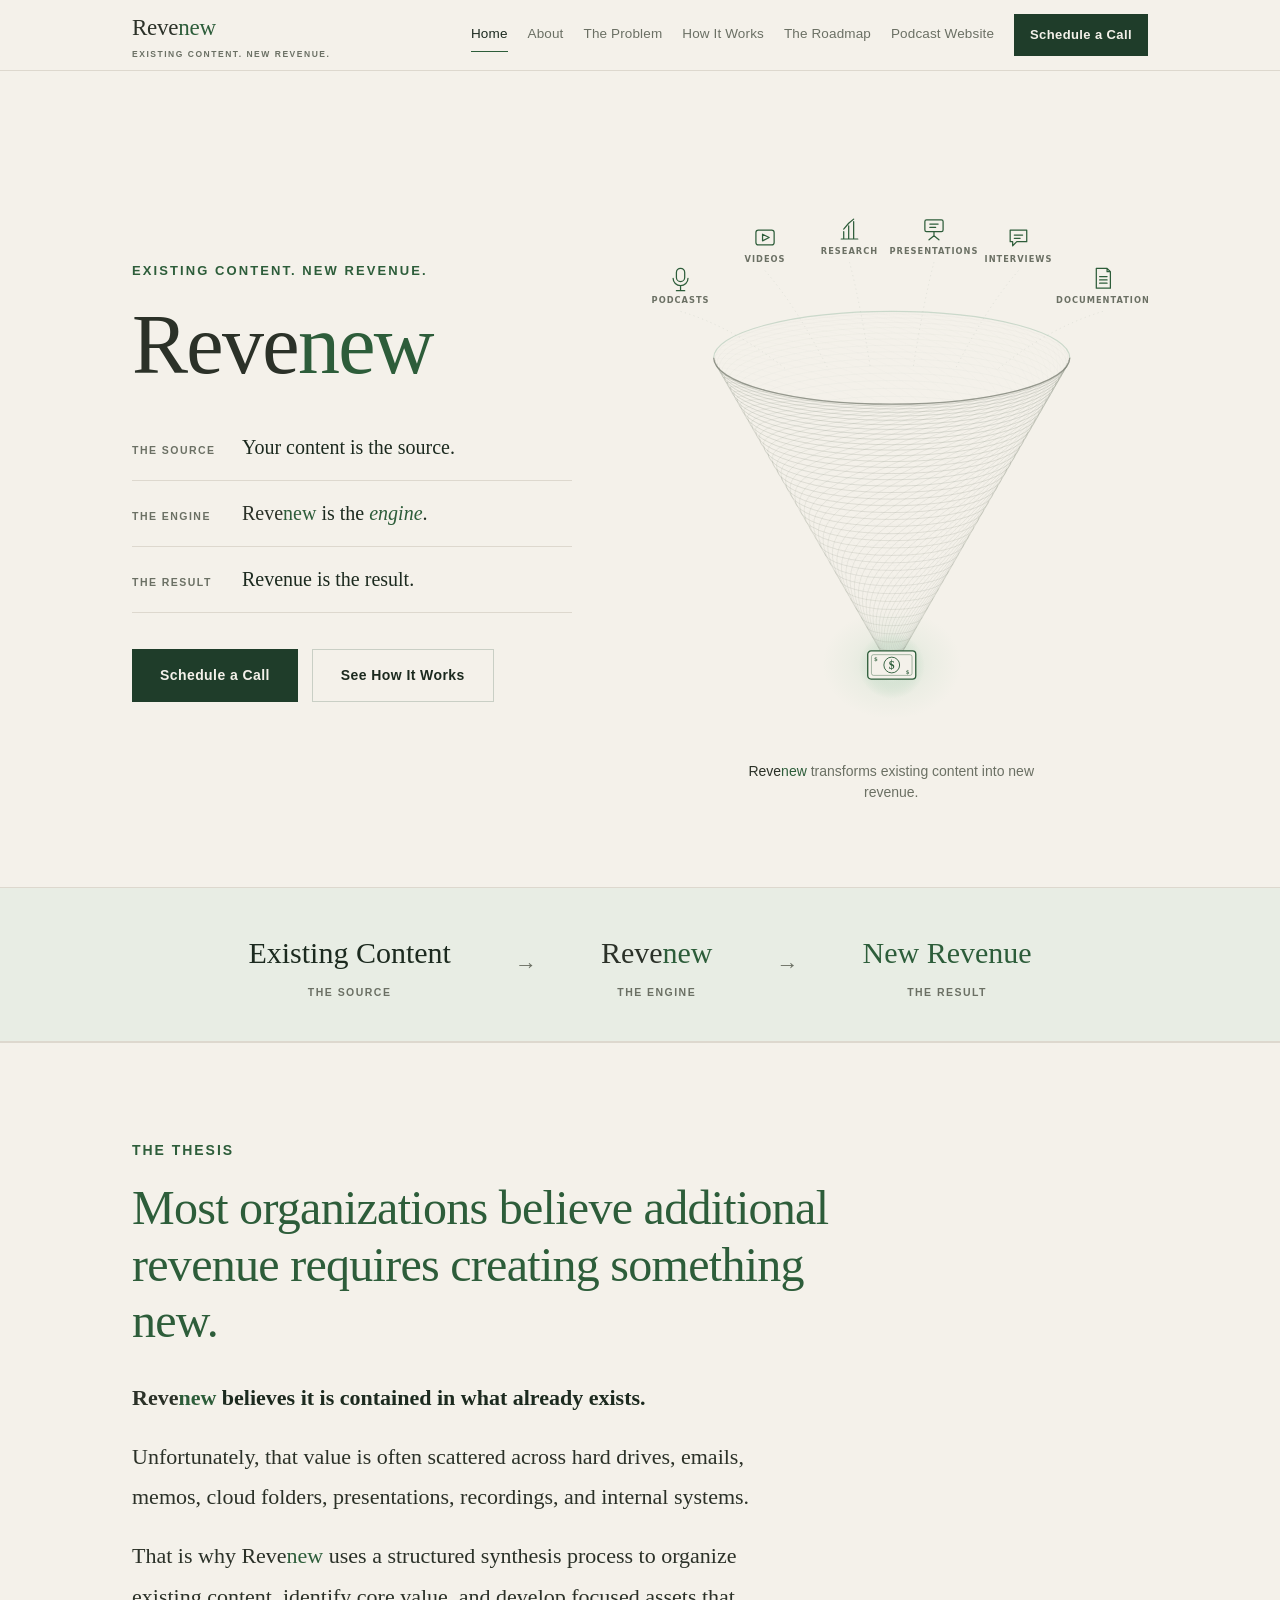
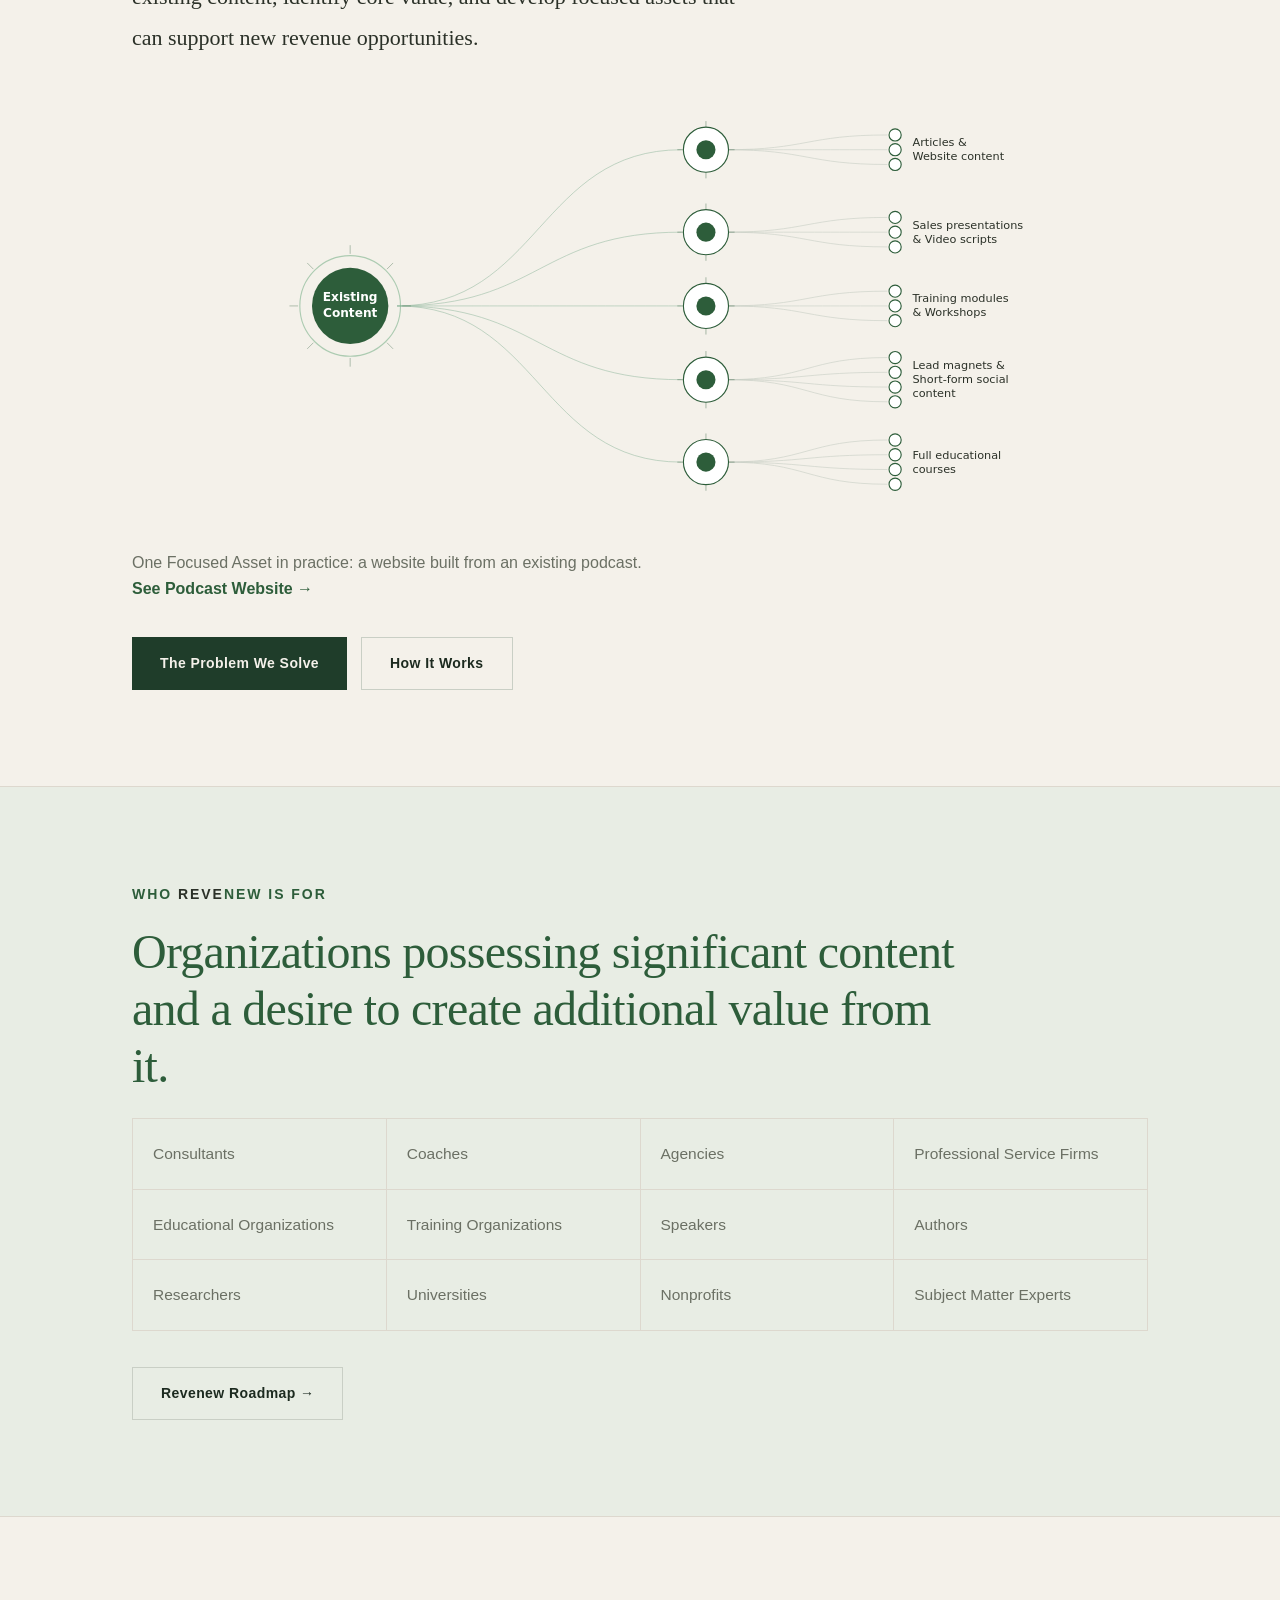
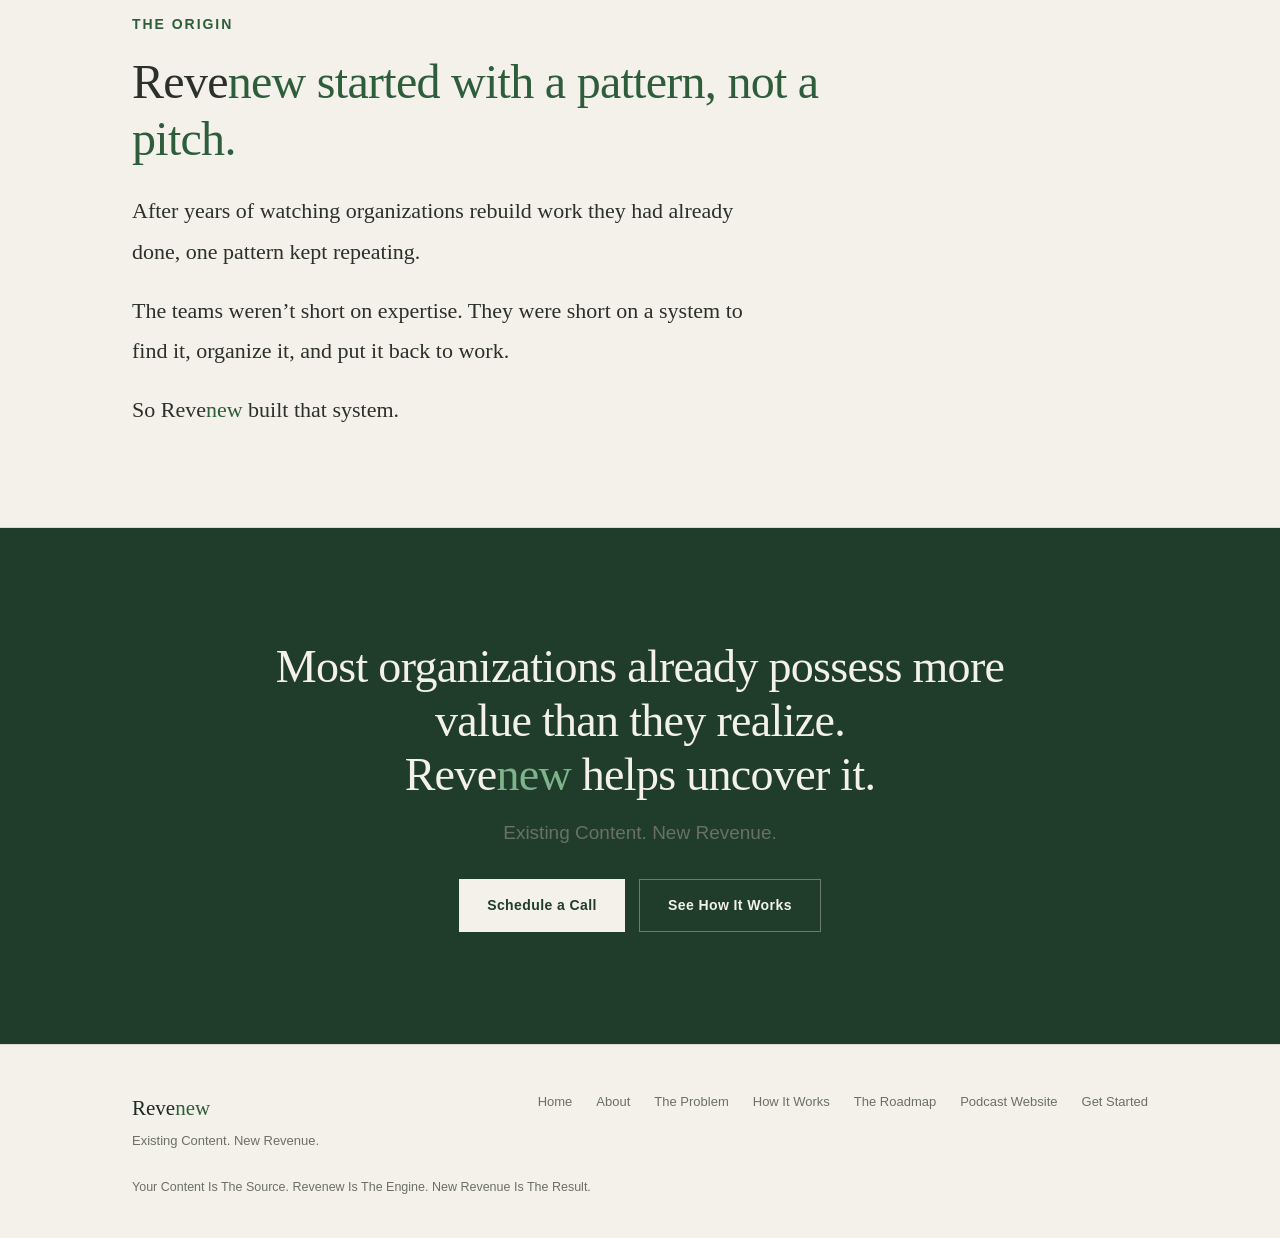
<file: index.html>
<!DOCTYPE html><html lang="en"><head>
<meta charset="utf-8">
<meta name="viewport" content="width=device-width, initial-scale=1">
<title>Home — Revenew</title>
<meta name="description" content="Revenew transforms existing content into focused assets and new revenue opportunities. Existing Content. New Revenue.">
<link rel="stylesheet" href="style.css">
</head><body>
<nav class="nav">
  <input type="checkbox" id="mtoggle" hidden>
  <div class="wrap"><div class="nav-inner">
  <a href="index.html" class="nav-logo">Reve<span class="g">new</span><span class="logo-tag">Existing Content. New Revenue.</span></a>
  <div class="nav-links"><a href="index.html" class="nav-link active">Home</a><a href="about.html" class="nav-link">About</a><a href="problem.html" class="nav-link">The Problem</a><a href="how-it-works.html" class="nav-link">How It Works</a><a href="revenew-roadmap.html" class="nav-link">The Roadmap</a><a href="podcast-website.html" class="nav-link">Podcast Website</a><a href="get-started.html" class="nav-cta">Schedule a Call</a></div>
  <label class="nav-burger" for="mtoggle" aria-label="Open menu"><span></span><span></span><span></span></label>
</div></div>
<div class="nav-mobile"><a href="index.html" class="nav-link active">Home</a><a href="about.html" class="nav-link">About</a><a href="problem.html" class="nav-link">The Problem</a><a href="how-it-works.html" class="nav-link">How It Works</a><a href="revenew-roadmap.html" class="nav-link">The Roadmap</a><a href="podcast-website.html" class="nav-link">Podcast Website</a><a href="get-started.html" class="nav-cta">Schedule a Call</a></div>
</nav>
<main>
<section class="section-hero"><div class="wrap">
  <div class="two-col two-col-center hero-grid" style="gap:56px;">
    <div>
      <div class="eyebrow" style="font-size:13px;letter-spacing:.16em;text-transform:uppercase;font-family:var(--sans);font-weight:600;">Existing Content. New Revenue.</div>
      <h1 class="display">Reve<span style="color:var(--billgreen)">new</span></h1>
      <div style="margin-top:26px;max-width:440px;">
        <div class="thesis-row"><span class="thesis-label">The Source</span><span class="thesis-line">Your content is the source.</span></div>
        <div class="thesis-row"><span class="thesis-label">The Engine</span><span class="thesis-line"><span class="bm"><span class="bm-r">Reve</span><span class="bm-n">new</span></span> is the <em>engine</em>.</span></div>
        <div class="thesis-row"><span class="thesis-label">The Result</span><span class="thesis-line">Revenue is the result.</span></div>
      </div>
      <div class="btn-row">
        <a class="btn btn-primary" href="get-started.html">Schedule a Call</a>
        <a class="btn btn-ghost" href="how-it-works.html">See How It Works</a>
      </div>
    </div>
    <div class="funnel-visual">
      <div class="funnel-art"><svg viewBox="0 0 620 720" xmlns="http://www.w3.org/2000/svg" role="img" aria-label="Scattered existing content — podcasts, videos, research, presentations, interviews and documentation — funneled down into revenue" style="width:100%;display:block;"><defs><radialGradient id="fHalo" cx="50%" cy="50%" r="50%"><stop offset="0%" stop-color="#9ECAAA" stop-opacity="0.30"/><stop offset="60%" stop-color="#9ECAAA" stop-opacity="0.09"/><stop offset="100%" stop-color="#9ECAAA" stop-opacity="0"/></radialGradient><radialGradient id="fGlow" cx="50%" cy="50%" r="50%"><stop offset="0%" stop-color="#E8EDE4" stop-opacity="0.8"/><stop offset="100%" stop-color="#9ECAAA" stop-opacity="0"/></radialGradient><radialGradient id="fCore" cx="50%" cy="50%" r="50%"><stop offset="0%" stop-color="#FFFFFF" stop-opacity="0.95"/><stop offset="100%" stop-color="#E8EDE4" stop-opacity="0"/></radialGradient><style>.src{stroke:#2D5D3A;stroke-width:1.5;fill:none;stroke-linecap:round;stroke-linejoin:round;}.srclbl{font-family:Instrument Sans,system-ui,sans-serif;font-size:10px;font-weight:600;letter-spacing:1.2px;fill:#6B7064;}</style></defs><ellipse cx="310" cy="610" rx="84" ry="66" fill="url(#fHalo)"/><circle cx="310" cy="612" r="40" fill="url(#fGlow)"/><circle cx="310" cy="612" r="20" fill="url(#fCore)"/><g><path d="M55,184 Q118.8,203 182.5,254" fill="none" stroke="#C9CFC5" stroke-width="1" stroke-dasharray="1.5,4" opacity="0.5"/><path d="M157,134.8 Q195.2,178.4 233.5,254" fill="none" stroke="#C9CFC5" stroke-width="1" stroke-dasharray="1.5,4" opacity="0.5"/><path d="M259,124.6 Q271.8,173.3 284.5,254" fill="none" stroke="#C9CFC5" stroke-width="1" stroke-dasharray="1.5,4" opacity="0.5"/><path d="M361,124.6 Q348.2,173.3 335.5,254" fill="none" stroke="#C9CFC5" stroke-width="1" stroke-dasharray="1.5,4" opacity="0.5"/><path d="M463,134.8 Q424.8,178.4 386.5,254" fill="none" stroke="#C9CFC5" stroke-width="1" stroke-dasharray="1.5,4" opacity="0.5"/><path d="M565,184 Q501.2,203 437.5,254" fill="none" stroke="#C9CFC5" stroke-width="1" stroke-dasharray="1.5,4" opacity="0.5"/><polyline points="525,240 524.7,241.8 523.9,244.6 522.5,248.1 520.5,252 517.8,256.3 514.4,261 510.3,266 505.5,271.3 499.9,276.8 493.5,282.5 486.4,288.3 478.6,294.3 470.2,300.4 461,306.5 451.2,312.7 440.9,319 430.1,325.2 418.8,331.4 407.2,337.6 395.3,343.8 383.1,349.9 370.9,355.9 358.6,361.9 346.3,367.8 334.2,373.6 322.4,379.3 310.9,385 299.8,390.6 289.3,396.1 279.3,401.6 270.1,407 261.6,412.5 253.9,417.9 247.1,423.3 241.3,428.8 236.4,434.3 232.5,440 229.7,445.7 227.9,451.7 227.1,457.7 227.4,464 228.6,470.5 230.7,477.3 233.7,484.4 237.5,491.7 242,499.4 247.2,507.5" fill="none" stroke="#899082" stroke-width="0.8" opacity="0.2"/><polyline points="252.9,515.9 259,524.7 265.4,533.9 272,543.5 278.6,553.5 285.1,563.9 291.4,574.7 297.3,585.9 302.7,597.5" fill="none" stroke="#C9CFC5" stroke-width="0.7" opacity="0.1"/><polyline points="523.7,246.1 522.9,247.8 521.2,250.6 518.9,254 516,257.9 512.3,262.1 507.9,266.7 502.7,271.6 496.8,276.7 490.2,282 482.8,287.5 474.8,293.2 466,298.9 456.7,304.7 446.7,310.6 436.2,316.5 425.2,322.5 413.8,328.4 402,334.3 389.9,340.1 377.7,346 365.3,351.7 353,357.4 340.7,363 328.5,368.6 316.7,374 305.1,379.4 294,384.8 283.5,390.1 273.5,395.3 264.3,400.5 255.8,405.7 248.1,410.9 241.4,416.1 235.5,421.3 230.7,426.7 226.8,432.1 224,437.6 222.2,443.3 221.5,449.2 221.7,455.3 222.9,461.6 225.1,468.1 228.1,475 232,482.1 236.5,489.6" fill="none" stroke="#899082" stroke-width="0.8" opacity="0.2"/><polyline points="241.7,497.4 247.5,505.6 253.7,514.2 260.1,523.2 266.8,532.6 273.6,542.3 280.2,552.5 286.7,563.1 292.8,574.1 298.4,585.5 303.5,597.3" fill="none" stroke="#C9CFC5" stroke-width="0.7" opacity="0.1"/><polyline points="520,252 518.5,253.8 516.1,256.5 512.9,259.8 509,263.6 504.4,267.7 499,272.2 492.8,276.9 485.9,281.8 478.4,287 470.1,292.2 461.1,297.6 451.6,303.1 441.4,308.7 430.8,314.2 419.6,319.9 408.1,325.5 396.2,331.1 384.1,336.6 371.7,342.2 359.3,347.6 346.9,353 334.6,358.4 322.4,363.6 310.6,368.8 299,374 287.9,379.1 277.4,384.1 267.5,389.1 258.2,394 249.8,399 242.2,403.9 235.4,408.9 229.6,414 224.8,419.1 221,424.3 218.2,429.6 216.5,435.1 215.8,440.7 216,446.6 217.3,452.7 219.5,459 222.6,465.6 226.5,472.6 231.1,479.8" fill="none" stroke="#899082" stroke-width="0.8" opacity="0.2"/><polyline points="236.4,487.5 242.2,495.4 248.5,503.8 255.1,512.6 261.9,521.7 268.8,531.3 275.6,541.3 282.2,551.6 288.6,562.4 294.4,573.6 299.7,585.1 304.4,597" fill="none" stroke="#C9CFC5" stroke-width="0.7" opacity="0.1"/><polyline points="513.7,257.9 511.7,259.6 508.6,262.2 504.5,265.4 499.7,269.1 494.2,273.1 487.8,277.4 480.8,281.9 473,286.6 464.6,291.5 455.5,296.6 445.7,301.7 435.5,306.9 424.7,312.1 413.4,317.4 401.8,322.7 389.8,328 377.6,333.2 365.3,338.5 352.8,343.6 340.4,348.8 328.1,353.8 315.9,358.8 304.1,363.7 292.6,368.6 281.5,373.4 271,378.2 261.1,382.9 252,387.6 243.6,392.4 236,397.1 229.3,401.8 223.6,406.6 218.8,411.5 215.1,416.5 212.4,421.6 210.7,426.8 210,432.3 210.4,437.9 211.7,443.8 214,449.9 217.2,456.4 221.1,463.1 225.8,470.1" fill="none" stroke="#899082" stroke-width="0.8" opacity="0.2"/><polyline points="231.2,477.5 237.1,485.3 243.5,493.5 250.2,502 257.2,511 264.2,520.3 271.2,530.1 278,540.2 284.6,550.8 290.7,561.8 296.2,573.1 301.1,584.8 305.3,596.8" fill="none" stroke="#C9CFC5" stroke-width="0.7" opacity="0.1"/><polyline points="505.1,263.5 502.6,265.2 498.7,267.7 493.9,270.8 488.2,274.3 481.8,278.1 474.6,282.2 466.7,286.5 458.2,291 449,295.7 439.1,300.4 428.8,305.3 417.9,310.2 406.6,315.1 394.9,320.1 382.9,325 370.6,330 358.3,334.9 345.8,339.8 333.4,344.6 321.1,349.3 309,354.1 297.2,358.7 285.7,363.3 274.8,367.9 264.3,372.4 254.5,376.9 245.4,381.3 237.1,385.8 229.6,390.3 223.1,394.8 217.4,399.4 212.8,404 209.1,408.8 206.5,413.6 204.9,418.7 204.3,423.9 204.8,429.3 206.2,435 208.6,440.9 211.8,447.1 215.9,453.7" fill="none" stroke="#899082" stroke-width="0.8" opacity="0.2"/><polyline points="220.7,460.5 226.2,467.7 232.2,475.3 238.7,483.2 245.6,491.5 252.7,500.3 259.9,509.4 267.1,519 274.1,528.9 280.8,539.3 287.2,550.1 293,561.2 298.2,572.7 302.7,584.5 306.3,596.7" fill="none" stroke="#C9CFC5" stroke-width="0.7" opacity="0.1"/><polyline points="494.2,268.9 491.2,270.4 486.6,272.9 481.1,275.8 474.6,279.1 467.4,282.8 459.5,286.7 450.9,290.7 441.6,295 431.7,299.4 421.3,303.8 410.4,308.4 399,313 387.3,317.6 375.3,322.2 363.1,326.8 350.7,331.4 338.3,336 326,340.5 313.7,345 301.7,349.4 289.9,353.8 278.6,358.1 267.7,362.4 257.4,366.6 247.7,370.8 238.7,375.1 230.5,379.3 223.1,383.5 216.7,387.8 211.1,392.1 206.6,396.6 203.1,401.1 200.6,405.8 199.1,410.6 198.6,415.6 199.2,420.8 200.7,426.3 203.2,432 206.6,438 210.8,444.3" fill="none" stroke="#899082" stroke-width="0.8" opacity="0.2"/><polyline points="215.7,450.9 221.3,457.9 227.5,465.3 234.2,473 241.2,481.2 248.4,489.7 255.8,498.6 263.2,508 270.4,517.8 277.4,527.9 284,538.5 290.1,549.4 295.6,560.7 300.3,572.3 304.3,584.3 307.3,596.5" fill="none" stroke="#C9CFC5" stroke-width="0.7" opacity="0.1"/><polyline points="481.2,273.9 477.6,275.4 472.4,277.7 466.2,280.4 459.1,283.6 451.2,287 442.6,290.6 433.4,294.5 423.5,298.4 413.1,302.5 402.2,306.7 390.8,310.9 379.1,315.2 367.2,319.5 355,323.8 342.7,328 330.4,332.3 318.1,336.5 305.9,340.7 294,344.8 282.4,348.9 271.1,352.9 260.4,356.9 250.2,360.9 240.6,364.9 231.8,368.8 223.7,372.8 216.5,376.8 210.2,380.9 204.8,385 200.4,389.2 197,393.5 194.6,397.9 193.3,402.5 193,407.3 193.7,412.3 195.4,417.6 198,423.1 201.5,428.9 205.8,435" fill="none" stroke="#899082" stroke-width="0.8" opacity="0.2"/><polyline points="210.9,441.4 216.7,448.2 223,455.4 229.8,462.9 237,470.8 244.4,479.2 252,487.9 259.5,497.1 267,506.7 274.2,516.6 281.1,527 287.4,537.7 293.2,548.8 298.3,560.3 302.6,572.1 305.9,584.1 308.3,596.4" fill="none" stroke="#C9CFC5" stroke-width="0.7" opacity="0.1"/><polyline points="466.1,278.5 462.1,279.9 456.4,282 449.6,284.6 441.8,287.5 433.4,290.7 424.2,294.1 414.4,297.7 404,301.4 393.2,305.2 381.9,309 370.3,312.9 358.4,316.9 346.4,320.8 334.2,324.7 321.9,328.7 309.8,332.6 297.7,336.4 285.9,340.3 274.4,344.1 263.4,347.8 252.8,351.6 242.7,355.3 233.3,359 224.7,362.7 216.8,366.4 209.7,370.2 203.6,374 198.4,377.8 194.2,381.8 190.9,385.9 188.7,390.1 187.6,394.5 187.4,399.1 188.3,403.9 190.1,408.9 192.9,414.3 196.6,419.8" fill="none" stroke="#899082" stroke-width="0.8" opacity="0.2"/><polyline points="201.1,425.8 206.3,432 212.2,438.6 218.7,445.5 225.7,452.9 233,460.6 240.7,468.8 248.4,477.3 256.2,486.3 263.9,495.7 271.3,505.4 278.5,515.6 285.1,526.2 291.2,537.1 296.6,548.4 301.2,560 304.9,571.9 307.7,584 309.4,596.4" fill="none" stroke="#C9CFC5" stroke-width="0.7" opacity="0.1"/><polyline points="449.2,282.7 444.8,283.9 438.6,285.9 431.3,288.3 423,291 414.1,293.9 404.4,297.1 394.2,300.4 383.5,303.7 372.4,307.2 360.9,310.8 349.1,314.3 337.2,317.9 325.1,321.5 313,325.1 301,328.7 289.2,332.3 277.5,335.8 266.2,339.3 255.3,342.8 244.9,346.2 235.1,349.7 225.9,353.1 217.4,356.6 209.7,360 202.9,363.6 196.9,367.1 191.9,370.8 187.9,374.5 184.9,378.4 182.9,382.4 181.9,386.6 181.9,390.9 183,395.5 185,400.4 187.9,405.5 191.8,410.9" fill="none" stroke="#899082" stroke-width="0.8" opacity="0.2"/><polyline points="196.5,416.6 201.9,422.6 208,429 214.7,435.8 221.8,443 229.4,450.5 237.2,458.5 245.1,466.8 253.1,475.6 261.1,484.8 268.8,494.4 276.1,504.4 283.1,514.7 289.4,525.5 295.1,536.6 300,548 304.1,559.7 307.3,571.7 309.4,584 310.5,596.4" fill="none" stroke="#C9CFC5" stroke-width="0.7" opacity="0.1"/><polyline points="430.7,286.4 426,287.5 419.3,289.3 411.5,291.4 402.9,293.9 393.5,296.6 383.5,299.4 373,302.4 362.1,305.5 350.8,308.7 339.2,311.9 327.4,315.1 315.6,318.4 303.7,321.7 291.9,324.9 280.2,328.2 268.8,331.4 257.7,334.6 247,337.8 236.8,341 227.2,344.1 218.2,347.3 210,350.5 202.5,353.7 195.9,357 190.2,360.3 185.4,363.8 181.6,367.3 178.8,370.9 177.1,374.7 176.3,378.7 176.5,382.8 177.8,387.2 180,391.9 183.2,396.8 187.2,402" fill="none" stroke="#899082" stroke-width="0.8" opacity="0.2"/><polyline points="192.1,407.5 197.7,413.3 204,419.6 210.8,426.1 218.2,433.1 226,440.5 234,448.2 242.2,456.4 250.4,465 258.5,474 266.5,483.4 274.1,493.2 281.3,503.4 288,514 294,524.9 299.2,536.2 303.6,547.8 307.1,559.6 309.7,571.7 311.2,584 311.6,596.4" fill="none" stroke="#C9CFC5" stroke-width="0.7" opacity="0.1"/><polyline points="410.7,289.5 405.7,290.5 398.7,292.1 390.6,294 381.7,296.2 372,298.6 361.8,301.2 351.1,303.9 340.1,306.7 328.7,309.5 317.2,312.4 305.6,315.3 293.9,318.3 282.3,321.2 270.9,324.1 259.7,327 248.9,329.9 238.5,332.8 228.5,335.7 219.2,338.6 210.5,341.6 202.5,344.5 195.3,347.5 189,350.5 183.5,353.6 179,356.8 175.4,360.1 172.9,363.5 171.3,367.1 170.8,370.8 171.3,374.8 172.8,379 175.2,383.4 178.6,388.1" fill="none" stroke="#899082" stroke-width="0.8" opacity="0.2"/><polyline points="182.8,393.1 187.9,398.5 193.7,404.1 200.2,410.2 207.3,416.6 214.9,423.3 222.8,430.5 231.1,438.1 239.5,446.1 248,454.5 256.3,463.4 264.5,472.6 272.4,482.2 279.9,492.3 286.8,502.7 293.2,513.4 298.7,524.5 303.5,535.9 307.3,547.6 310.2,559.6 312.1,571.7 312.9,584 312.6,596.5" fill="none" stroke="#C9CFC5" stroke-width="0.7" opacity="0.1"/><polyline points="389.6,292 384.4,292.9 377.1,294.3 368.8,296 359.6,297.9 349.8,300.1 339.4,302.4 328.7,304.8 317.7,307.2 306.4,309.7 295.1,312.3 283.7,314.9 272.5,317.5 261.3,320.1 250.4,322.7 239.9,325.3 229.7,327.9 220.1,330.6 211,333.2 202.6,335.8 194.9,338.5 188,341.2 182,344 176.8,346.9 172.5,349.8 169.3,352.9 167,356.1 165.7,359.5 165.4,363 166.2,366.8 167.9,370.8 170.6,375 174.2,379.6" fill="none" stroke="#899082" stroke-width="0.8" opacity="0.2"/><polyline points="178.7,384.4 184,389.5 190,395 196.7,400.8 204.1,407.1 211.9,413.7 220,420.7 228.5,428.1 237.1,435.9 245.8,444.2 254.5,452.8 262.9,461.9 271.1,471.4 278.8,481.2 286,491.5 292.6,502.1 298.5,513 303.6,524.3 307.8,535.8 311,547.6 313.3,559.6 314.5,571.8 314.6,584.2 313.7,596.6" fill="none" stroke="#C9CFC5" stroke-width="0.7" opacity="0.1"/><polyline points="367.5,294 362.2,294.7 354.7,295.8 346.2,297.3 336.9,299 327.1,300.9 316.7,302.9 306.1,305 295.2,307.1 284.2,309.3 273.2,311.6 262.2,313.8 251.4,316.1 240.9,318.4 230.6,320.7 220.8,323.1 211.5,325.4 202.8,327.8 194.7,330.2 187.3,332.6 180.7,335.1 175,337.6 170.1,340.2 166.2,343 163.2,345.8 161.2,348.8 160.2,352 160.2,355.3 161.2,358.9 163.2,362.7 166.2,366.7" fill="none" stroke="#899082" stroke-width="0.8" opacity="0.2"/><polyline points="170,371.1 174.8,375.7 180.3,380.7 186.6,386 193.6,391.6 201.1,397.7 209.1,404.1 217.5,410.9 226.2,418.2 235.1,425.8 244,433.9 252.9,442.4 261.6,451.3 270,460.6 278.1,470.3 285.6,480.4 292.5,490.9 298.6,501.6 304,512.7 308.6,524.1 312.1,535.8 314.7,547.7 316.3,559.8 316.8,572 316.2,584.4 314.6,596.8" fill="none" stroke="#C9CFC5" stroke-width="0.7" opacity="0.1"/><polyline points="344.8,295.3 339.3,295.8 331.8,296.8 323.3,298 314,299.5 304.2,301 294,302.7 283.5,304.5 272.9,306.4 262.3,308.3 251.7,310.2 241.3,312.2 231.1,314.2 221.2,316.2 211.8,318.2 202.8,320.3 194.4,322.4 186.7,324.5 179.7,326.7 173.4,328.9 168,331.2 163.5,333.6 159.9,336.1 157.3,338.7 155.6,341.5 154.9,344.5 155.2,347.6 156.5,351 158.8,354.6 162,358.5" fill="none" stroke="#899082" stroke-width="0.8" opacity="0.2"/><polyline points="166.1,362.6 171.1,367.1 176.9,371.9 183.5,377 190.7,382.5 198.5,388.4 206.7,394.6 215.4,401.3 224.3,408.4 233.4,415.9 242.6,423.8 251.7,432.1 260.7,440.9 269.4,450 277.6,459.6 285.4,469.5 292.6,479.8 299.1,490.4 304.8,501.4 309.6,512.6 313.5,524.2 316.5,535.9 318.4,547.9 319.2,560 319.1,572.3 317.8,584.6 315.6,597" fill="none" stroke="#C9CFC5" stroke-width="0.7" opacity="0.1"/><polyline points="321.6,295.9 316.2,296.3 308.6,297.1 300.1,298.1 291,299.2 281.3,300.6 271.4,302 261.3,303.5 251.1,305 240.9,306.6 230.9,308.3 221.1,310 211.7,311.7 202.6,313.4 194.1,315.2 186.1,317 178.7,318.9 172.1,320.8 166.2,322.8 161.2,324.9 157,327 153.8,329.3 151.5,331.7 150.1,334.3 149.8,337.1 150.4,340 152,343.2 154.6,346.6" fill="none" stroke="#899082" stroke-width="0.8" opacity="0.2"/><polyline points="158.1,350.3 162.5,354.3 167.8,358.5 173.9,363.2 180.7,368.1 188.1,373.4 196.2,379.1 204.7,385.2 213.6,391.8 222.7,398.7 232.1,406 241.5,413.8 250.9,421.9 260.1,430.5 269,439.5 277.6,448.9 285.6,458.7 293.1,468.9 299.8,479.4 305.8,490.2 311,501.3 315.2,512.7 318.5,524.4 320.7,536.2 321.9,548.2 322.1,560.3 321.2,572.6 319.3,584.9 316.4,597.2" fill="none" stroke="#C9CFC5" stroke-width="0.7" opacity="0.1"/><polyline points="298.4,295.9 292.9,296.2 285.5,296.7 277.1,297.5 268.2,298.4 258.8,299.4 249.2,300.6 239.6,301.8 229.9,303.1 220.4,304.4 211,305.8 202,307.2 193.4,308.6 185.3,310.1 177.7,311.7 170.8,313.3 164.6,315 159.1,316.7 154.4,318.5 150.7,320.5 147.8,322.6 145.8,324.8 144.9,327.1 144.9,329.7 145.8,332.5 147.8,335.4 150.7,338.7" fill="none" stroke="#899082" stroke-width="0.8" opacity="0.2"/><polyline points="154.5,342.2 159.2,346 164.8,350.1 171.1,354.5 178.2,359.3 185.9,364.5 194.2,370 203,376 212.1,382.3 221.5,389.1 231.1,396.3 240.8,403.9 250.4,411.9 259.9,420.4 269,429.2 277.8,438.5 286.1,448.1 293.9,458.1 300.9,468.5 307.2,479.2 312.6,490.2 317.2,501.5 320.7,513 323.3,524.7 324.8,536.6 325.3,548.6 324.8,560.8 323.2,573 320.7,585.2 317.2,597.5" fill="none" stroke="#C9CFC5" stroke-width="0.7" opacity="0.1"/><polyline points="275.2,295.3 269.9,295.3 262.6,295.7 254.5,296.2 245.9,296.9 236.9,297.7 227.8,298.5 218.7,299.5 209.7,300.5 200.9,301.6 192.3,302.7 184.2,303.9 176.5,305.1 169.4,306.4 162.9,307.7 157.1,309.2 152.1,310.7 147.9,312.3 144.5,314 142,315.9 140.5,317.9 139.9,320 140.2,322.4 141.5,325 143.8,327.8" fill="none" stroke="#899082" stroke-width="0.8" opacity="0.2"/><polyline points="147.1,330.8 151.2,334.2 156.2,337.8 162.1,341.7 168.7,346 176.1,350.6 184.1,355.7 192.6,361 201.6,366.8 211,373 220.7,379.7 230.5,386.7 240.4,394.2 250.3,402 260,410.3 269.4,419.1 278.5,428.2 287,437.7 295,447.6 302.3,457.8 308.9,468.4 314.6,479.2 319.4,490.4 323.3,501.8 326.1,513.4 328,525.2 328.8,537.1 328.5,549.1 327.3,561.3 325.1,573.5 321.9,585.6 317.9,597.8" fill="none" stroke="#C9CFC5" stroke-width="0.7" opacity="0.1"/><polyline points="252.5,294 247.3,293.9 240.3,294 232.5,294.3 224.3,294.8 215.9,295.3 207.4,295.9 198.9,296.6 190.6,297.4 182.6,298.2 175,299.1 167.8,300.1 161.2,301.1 155.2,302.2 149.8,303.4 145.3,304.7 141.5,306.1 138.5,307.6 136.5,309.2 135.3,311 135.1,313 135.9,315.1 137.6,317.5 140.2,320.2" fill="none" stroke="#899082" stroke-width="0.8" opacity="0.2"/><polyline points="143.8,323 148.2,326.2 153.6,329.7 159.8,333.5 166.7,337.6 174.3,342.1 182.6,346.9 191.4,352.2 200.7,357.8 210.3,363.9 220.3,370.3 230.3,377.2 240.5,384.6 250.6,392.3 260.5,400.5 270.2,409.1 279.5,418 288.3,427.4 296.5,437.2 304.1,447.3 310.9,457.7 316.8,468.4 321.9,479.5 326.1,490.7 329.2,502.2 331.3,513.9 332.4,525.8 332.5,537.7 331.6,549.8 329.6,561.9 326.8,574 323.1,586.1 318.5,598.1" fill="none" stroke="#C9CFC5" stroke-width="0.7" opacity="0.1"/><polyline points="230.4,292 225.5,291.8 218.8,291.8 211.5,291.8 203.8,292.1 195.9,292.4 188.1,292.8 180.4,293.2 173,293.8 165.9,294.4 159.2,295.1 153.1,295.9 147.6,296.7 142.8,297.7 138.6,298.7 135.3,299.9 132.8,301.2 131.2,302.6 130.5,304.2 130.7,306 131.8,308 133.9,310.2" fill="none" stroke="#899082" stroke-width="0.8" opacity="0.2"/><polyline points="136.9,312.6 140.8,315.3 145.7,318.3 151.3,321.7 157.8,325.3 165,329.3 173,333.6 181.5,338.3 190.6,343.4 200.1,348.9 210,354.8 220.2,361.2 230.5,367.9 240.9,375.1 251.2,382.7 261.4,390.8 271.3,399.2 280.8,408.1 289.8,417.3 298.3,426.9 306.1,436.9 313.2,447.2 319.4,457.8 324.7,468.8 329.1,479.9 332.5,491.3 334.9,502.9 336.3,514.6 336.6,526.5 336,538.5 334.3,550.5 331.7,562.5 328.3,574.6 324,586.5 319.1,598.5" fill="none" stroke="#C9CFC5" stroke-width="0.7" opacity="0.1"/><polyline points="209.3,289.5 204.6,289.1 198.4,288.9 191.5,288.8 184.5,288.8 177.3,288.9 170.3,289.1 163.4,289.3 156.9,289.7 150.8,290.1 145.3,290.6 140.3,291.2 135.9,292 132.3,292.8 129.5,293.7 127.4,294.8 126.3,296 126,297.5 126.6,299.1 128.1,300.9 130.6,302.9" fill="none" stroke="#899082" stroke-width="0.8" opacity="0.2"/><polyline points="134,305.2 138.3,307.7 143.5,310.6 149.5,313.7 156.3,317.2 163.8,321 172,325.2 180.9,329.8 190.2,334.8 200,340.1 210.2,345.9 220.6,352.1 231.1,358.8 241.7,365.8 252.3,373.3 262.7,381.2 272.8,389.5 282.5,398.3 291.8,407.4 300.5,416.9 308.5,426.7 315.8,436.9 322.2,447.4 327.8,458.2 332.4,469.3 336.1,480.6 338.7,492.1 340.4,503.7 340.9,515.5 340.5,527.4 339.1,539.3 336.8,551.3 333.6,563.2 329.5,575.2 324.8,587 319.5,598.8" fill="none" stroke="#C9CFC5" stroke-width="0.7" opacity="0.1"/><polyline points="189.3,286.4 185,285.9 179.2,285.5 173,285.2 166.6,285 160.3,284.9 154.1,284.9 148.2,285 142.7,285.2 137.7,285.4 133.2,285.8 129.4,286.3 126.3,286.9 123.9,287.6 122.4,288.5 121.7,289.6 121.8,290.8 122.9,292.2 124.9,293.8" fill="none" stroke="#899082" stroke-width="0.8" opacity="0.2"/><polyline points="127.7,295.7 131.5,297.8 136.2,300.2 141.7,302.9 148,305.9 155.2,309.3 163,312.9 171.5,317 180.6,321.4 190.3,326.3 200.3,331.5 210.7,337.2 221.4,343.2 232.2,349.7 243,356.7 253.7,364 264.3,371.8 274.7,380 284.6,388.6 294.1,397.6 303,407 311.2,416.8 318.7,426.8 325.4,437.2 331.2,447.9 336,458.9 339.9,470.1 342.8,481.4 344.6,493 345.4,504.7 345.2,516.5 344.1,528.3 341.9,540.2 338.9,552.1 335.1,564 330.6,575.8 325.4,587.6 319.8,599.2" fill="none" stroke="#C9CFC5" stroke-width="0.7" opacity="0.1"/><polyline points="170.8,282.7 166.8,282.1 161.7,281.5 156.1,281.1 150.5,280.7 145,280.4 139.7,280.3 134.8,280.2 130.4,280.3 126.5,280.4 123.2,280.7 120.6,281.1 118.8,281.6 117.7,282.3 117.5,283.1 118.1,284.2 119.6,285.4" fill="none" stroke="#899082" stroke-width="0.8" opacity="0.2"/><polyline points="122,286.9 125.3,288.6 129.5,290.6 134.5,292.8 140.4,295.4 147.1,298.2 154.5,301.4 162.7,305 171.5,308.9 180.9,313.2 190.8,317.9 201.1,323 211.7,328.5 222.6,334.5 233.6,340.9 244.6,347.7 255.6,354.9 266.4,362.6 276.9,370.7 287.1,379.2 296.7,388.1 305.8,397.3 314.3,407 321.9,416.9 328.8,427.2 334.8,437.8 339.9,448.7 343.9,459.8 347,471 349,482.5 350.1,494.1 350.1,505.8 349.1,517.6 347.2,529.4 344.4,541.2 340.7,553.1 336.4,564.8 331.4,576.5 325.9,588.1 319.9,599.6" fill="none" stroke="#C9CFC5" stroke-width="0.7" opacity="0.1"/><polyline points="153.9,278.5 150.4,277.8 145.8,277.1 141,276.5 136.2,276 131.6,275.6 127.4,275.3 123.5,275.1 120.2,275 117.5,275.1 115.4,275.3 114.1,275.6 113.6,276.1 113.8,276.8 114.9,277.7 116.8,278.7" fill="none" stroke="#899082" stroke-width="0.8" opacity="0.2"/><polyline points="119.7,280 123.4,281.6 127.9,283.4 133.3,285.5 139.6,287.9 146.6,290.6 154.4,293.7 162.8,297.1 171.9,300.9 181.6,305.1 191.7,309.7 202.3,314.7 213.2,320.1 224.3,325.9 235.5,332.2 246.7,338.9 257.9,346 268.9,353.6 279.6,361.5 289.9,369.9 299.8,378.7 309,387.9 317.6,397.4 325.5,407.3 332.5,417.4 338.7,427.9 343.9,438.7 348.2,449.7 351.4,460.9 353.7,472.2 354.9,483.7 355.1,495.4 354.3,507.1 352.5,518.8 349.9,530.6 346.4,542.3 342.2,554 337.3,565.7 331.9,577.2 326.1,588.7 320,600" fill="none" stroke="#C9CFC5" stroke-width="0.7" opacity="0.1"/><polyline points="138.8,273.9 135.8,273.1 131.9,272.3 127.9,271.5 124,270.9 120.4,270.4 117.1,270 114.4,269.7 112.3,269.6 110.7,269.6 109.9,269.7 109.9,270 110.6,270.5 112.2,271.2" fill="none" stroke="#899082" stroke-width="0.8" opacity="0.2"/><polyline points="114.6,272.1 117.8,273.3 121.9,274.7 126.9,276.4 132.7,278.3 139.2,280.6 146.6,283.2 154.7,286.1 163.5,289.4 172.9,293.1 182.8,297.1 193.2,301.6 204,306.5 215.1,311.8 226.4,317.5 237.8,323.7 249.2,330.3 260.6,337.3 271.8,344.7 282.6,352.6 293.1,360.9 303.1,369.5 312.6,378.6 321.3,388 329.3,397.8 336.5,407.9 342.9,418.2 348.2,428.9 352.7,439.8 356.1,450.9 358.5,462.2 359.8,473.6 360.2,485.1 359.5,496.8 357.9,508.4 355.4,520.1 352.1,531.8 348,543.5 343.3,555.1 338,566.6 332.2,578" fill="none" stroke="#C9CFC5" stroke-width="0.7" opacity="0.1"/><polyline points="326.2,589.2 319.9,600.4" fill="none" stroke="#899082" stroke-width="0.8" opacity="0.2"/><polyline points="125.8,268.9 123.2,268 120,267.1 116.9,266.2 113.9,265.5 111.3,264.9 109.2,264.4 107.6,264.1 106.6,263.9 106.3,263.9 106.8,264 108,264.3" fill="none" stroke="#899082" stroke-width="0.8" opacity="0.2"/><polyline points="110,264.9 112.9,265.6 116.5,266.6 121,267.9 126.4,269.4 132.5,271.2 139.5,273.4 147.2,275.9 155.6,278.7 164.6,281.9 174.3,285.4 184.5,289.4 195.1,293.7 206.2,298.5 217.5,303.7 229,309.3 240.6,315.3 252.2,321.8 263.7,328.7 275,336.1 286.1,343.8 296.7,352 306.9,360.6 316.4,369.5 325.3,378.9 333.5,388.5 340.8,398.5 347.3,408.8 352.8,419.3 357.3,430.1 360.9,441.1 363.4,452.3 364.9,463.7 365.4,475.1 364.9,486.7 363.4,498.3 361,509.9 357.8,521.5 353.8,533.1 349.2,544.6 344,556.1 338.3,567.4" fill="none" stroke="#C9CFC5" stroke-width="0.7" opacity="0.1"/><polyline points="332.3,578.7 326.1,589.8 319.8,600.8" fill="none" stroke="#899082" stroke-width="0.8" opacity="0.2"/><polyline points="114.9,263.5 112.8,262.6 110.4,261.6 108.1,260.7 106.2,259.9 104.6,259.2 103.6,258.7 103.1,258.3 103.4,258.1 104.3,258.1" fill="none" stroke="#899082" stroke-width="0.8" opacity="0.2"/><polyline points="106,258.2 108.5,258.6 111.8,259.2 115.8,260.1 120.8,261.2 126.5,262.6 133,264.3 140.3,266.3 148.3,268.7 157,271.4 166.4,274.4 176.3,277.9 186.7,281.7 197.6,286 208.8,290.6 220.3,295.7 232,301.2 243.8,307.2 255.6,313.6 267.3,320.4 278.7,327.6 289.9,335.3 300.7,343.4 310.9,351.8 320.6,360.7 329.6,369.9 337.9,379.5 345.4,389.4 351.9,399.5 357.6,410 362.2,420.7 365.9,431.6 368.5,442.7 370.1,454 370.7,465.4 370.3,476.8 369,488.3 366.7,499.9 363.5,511.5 359.6,523 355.1,534.5 349.9,545.8 344.3,557.2" fill="none" stroke="#C9CFC5" stroke-width="0.7" opacity="0.1"/><polyline points="338.3,568.3 332,579.4 325.7,590.3 319.5,601.1" fill="none" stroke="#899082" stroke-width="0.8" opacity="0.2"/><polyline points="106.3,257.9 104.8,256.9 103.2,255.8 101.8,254.9 100.8,254 100.3,253.3 100.4,252.8 101.1,252.4" fill="none" stroke="#899082" stroke-width="0.8" opacity="0.2"/><polyline points="102.5,252.2 104.7,252.3 107.6,252.5 111.3,253 115.8,253.7 121.1,254.7 127.2,256 134.1,257.5 141.7,259.4 150,261.7 159,264.3 168.6,267.2 178.8,270.6 189.5,274.3 200.6,278.4 212,283 223.7,288 235.6,293.4 247.5,299.3 259.4,305.5 271.3,312.2 282.9,319.4 294.1,327 305,334.9 315.4,343.3 325.2,352.1 334.3,361.2 342.6,370.7 350.2,380.4 356.8,390.5 362.6,400.9 367.3,411.5 371.1,422.3 373.8,433.4 375.5,444.5 376.2,455.8 375.8,467.2 374.5,478.7 372.3,490.1 369.3,501.6 365.4,513.1 360.9,524.5 355.8,535.8 350.1,547.1" fill="none" stroke="#C9CFC5" stroke-width="0.7" opacity="0.1"/><polyline points="344.1,558.2 337.9,569.2 331.6,580.1 325.2,590.9 319.1,601.5" fill="none" stroke="#899082" stroke-width="0.8" opacity="0.2"/><polyline points="100,252 99.1,251 98.3,249.9 97.9,248.9 97.9,248.1 98.4,247.4" fill="none" stroke="#899082" stroke-width="0.8" opacity="0.2"/><polyline points="99.7,246.9 101.5,246.5 104.1,246.4 107.5,246.5 111.6,246.8 116.5,247.4 122.2,248.3 128.6,249.4 135.8,250.9 143.7,252.7 152.4,254.8 161.6,257.3 171.5,260.2 181.9,263.4 192.8,267 204.1,271.1 215.7,275.5 227.6,280.4 239.6,285.8 251.7,291.5 263.7,297.7 275.7,304.3 287.4,311.4 298.7,318.8 309.7,326.7 320.2,335 330,343.7 339.2,352.7 347.6,362.1 355.2,371.8 362,381.8 367.8,392 372.6,402.6 376.4,413.3 379.2,424.2 380.9,435.3 381.7,446.5 381.4,457.8 380.2,469.2 378,480.6 375,492 371.2,503.4 366.7,514.7 361.5,526" fill="none" stroke="#C9CFC5" stroke-width="0.7" opacity="0.1"/><polyline points="355.9,537.2 349.9,548.3 343.6,559.3 337.2,570.1 330.8,580.8 324.6,591.4 318.6,601.8" fill="none" stroke="#899082" stroke-width="0.8" opacity="0.2"/><polyline points="96.3,246.1 96,245 96,243.9 96.4,242.9" fill="none" stroke="#899082" stroke-width="0.8" opacity="0.2"/><polyline points="97.4,242.1 99.1,241.4 101.4,240.9 104.4,240.7 108.1,240.6 112.6,240.8 117.9,241.3 123.9,242.1 130.7,243.1 138.2,244.4 146.4,246.1 155.3,248.1 164.9,250.5 175,253.3 185.6,256.4 196.7,260 208.2,263.9 220,268.3 232,273.1 244.1,278.3 256.3,284 268.5,290.1 280.5,296.6 292.3,303.6 303.7,311 314.8,318.8 325.3,326.9 335.2,335.5 344.4,344.4 352.9,353.7 360.6,363.3 367.3,373.2 373.2,383.4 378,393.8 381.9,404.5 384.7,415.3 386.5,426.3 387.2,437.4 387,448.7 385.8,460 383.7,471.3 380.7,482.6 376.9,493.9 372.3,505.2 367.2,516.4" fill="none" stroke="#C9CFC5" stroke-width="0.7" opacity="0.1"/><polyline points="361.6,527.6 355.5,538.6 349.2,549.5 342.7,560.3 336.2,571 329.8,581.5 323.7,591.9 318,602.2" fill="none" stroke="#899082" stroke-width="0.8" opacity="0.2"/><polyline points="95.3,239 96.1,237.9 97.5,236.9 99.5,236.1 102.2,235.5 105.6,235.1 109.7,234.9 114.5,235 120.1,235.4 126.5,236 133.6,236.9 141.4,238.2 149.8,239.7 159,241.7 168.8,244 179.1,246.6 189.9,249.7 201.2,253.1 212.8,257 224.7,261.3 236.9,266 249.1,271.1 261.4,276.7 273.7,282.7 285.8,289.2 297.6,296 309.1,303.3 320.2,311 330.7,319.1 340.7,327.6 349.9,336.4 358.4,345.6 366.1,355.1 372.9,365 378.7,375 383.6,385.4 387.5,395.9 390.3,406.7 392.1,417.6 392.9,428.6 392.6,439.8 391.4,451 389.3,462.2 386.3,473.5 382.5,484.7 378,495.9 372.8,507.1" fill="none" stroke="#C9CFC5" stroke-width="0.7" opacity="0.1"/><polyline points="367.1,518.1 361,529.1 354.6,539.9 348,550.7 341.4,561.3 334.9,571.8 328.6,582.1 322.7,592.3 317.3,602.5" fill="none" stroke="#899082" stroke-width="0.8" opacity="0.2"/><polyline points="96.3,233.9 97.1,232.9 98.8,231.9 101.1,231 104,230.2 107.7,229.7 112.1,229.4 117.3,229.4 123.2,229.6 129.8,230.1 137.2,231 145.2,232.1 154,233.6 163.3,235.4 173.3,237.6 183.8,240.2 194.8,243.1 206.2,246.5 218,250.3 230.1,254.5 242.3,259.1 254.7,264.2 267,269.7 279.3,275.6 291.5,281.9 303.3,288.7 314.9,295.9 326,303.5 336.5,311.5 346.5,319.9 355.7,328.7 364.2,337.8 371.9,347.2 378.6,356.9 384.5,366.9 389.3,377.2 393.2,387.6 396,398.3 397.8,409.1 398.5,420 398.3,431.1 397.1,442.2 394.9,453.4 391.9,464.6 388,475.7 383.5,486.8" fill="none" stroke="#C9CFC5" stroke-width="0.7" opacity="0.1"/><polyline points="378.3,497.9 372.5,508.9 366.3,519.8 359.9,530.6 353.2,541.3 346.4,551.8 339.8,562.2 333.3,572.5 327.2,582.7 321.6,592.8 316.5,602.7" fill="none" stroke="#899082" stroke-width="0.8" opacity="0.2"/><polyline points="100,228 101.5,227 103.9,226 107.1,225.1 111,224.5 115.6,224.1 121,224 127.2,224.1 134.1,224.5 141.6,225.2 149.9,226.3 158.9,227.6 168.4,229.4 178.6,231.5 189.2,234 200.4,236.8 211.9,240.1 223.8,243.8 235.9,247.9 248.3,252.5 260.7,257.4 273.1,262.9 285.4,268.7 297.6,275 309.4,281.7 321,288.8 332.1,296.3 342.6,304.2 352.5,312.5 361.8,321.2 370.2,330.2 377.8,339.5 384.6,349.2 390.4,359.1 395.2,369.2 399,379.6 401.8,390.1 403.5,400.9 404.2,411.7 404,422.7 402.7,433.7 400.5,444.8 397.4,455.9 393.5,467 388.9,478" fill="none" stroke="#C9CFC5" stroke-width="0.7" opacity="0.1"/><polyline points="383.6,489 377.8,499.9 371.5,510.7 364.9,521.5 358.1,532.1 351.2,542.5 344.4,552.9 337.8,563.1 331.4,573.2 325.6,583.2 320.3,593.1 315.6,603" fill="none" stroke="#899082" stroke-width="0.8" opacity="0.2"/><polyline points="106.3,222.1 108.3,221.2 111.4,220.3 115.5,219.5 120.3,219 125.8,218.8 132.2,218.8 139.2,219.1 147,219.7 155.4,220.7 164.5,221.9 174.3,223.6 184.5,225.6 195.3,228 206.6,230.8 218.2,234 230.2,237.6 242.4,241.6 254.7,246.1 267.2,251 279.6,256.3 291.9,262.1 304.1,268.3 315.9,274.9 327.4,281.9 338.5,289.3 349,297.2 358.9,305.4 368,314 376.4,322.9 384,332.1 390.7,341.6 396.4,351.4 401.2,361.5 404.9,371.8 407.6,382.2 409.3,392.9 410,403.6 409.6,414.5 408.3,425.4 406,436.4 402.8,447.4 398.9,458.4 394.2,469.4" fill="none" stroke="#C9CFC5" stroke-width="0.7" opacity="0.1"/><polyline points="388.8,480.3 382.9,491.1 376.5,501.9 369.8,512.5 362.8,523.1 355.8,533.5 348.8,543.8 342,553.9 335.4,564 329.3,573.9 323.8,583.7 318.9,593.5 314.7,603.2" fill="none" stroke="#899082" stroke-width="0.8" opacity="0.2"/><polyline points="114.9,216.5 117.4,215.6 121.3,214.8 126.1,214.2 131.8,213.8 138.2,213.7 145.4,213.9 153.3,214.5 161.8,215.3 171,216.5 180.9,218.1 191.2,220 202.1,222.3 213.4,225 225.1,228.1 237.1,231.7 249.4,235.6 261.7,240 274.2,244.8 286.6,250.1 298.9,255.7 311,261.8 322.8,268.4 334.3,275.3 345.2,282.7 355.7,290.4 365.5,298.5 374.6,307 382.9,315.8 390.4,325 396.9,334.4 402.6,344.1 407.2,354.1 410.9,364.2 413.5,374.6 415.1,385.1 415.7,395.8 415.2,406.6 413.8,417.4 411.4,428.3 408.2,439.2 404.1,450.1" fill="none" stroke="#C9CFC5" stroke-width="0.7" opacity="0.1"/><polyline points="399.3,461 393.8,471.8 387.8,482.6 381.3,493.2 374.4,503.8 367.3,514.3 360.1,524.6 352.9,534.8 345.9,544.9 339.2,554.8 332.8,564.7 327,574.5 321.8,584.1 317.3,593.8 313.7,603.3" fill="none" stroke="#899082" stroke-width="0.8" opacity="0.2"/><polyline points="125.8,211.1 128.8,210.3 133.4,209.6 138.9,209.2 145.4,209 152.6,209.1 160.5,209.5 169.1,210.3 178.4,211.4 188.3,212.8 198.7,214.7 209.6,216.9 221,219.5 232.7,222.5 244.7,226 256.9,229.9 269.3,234.2 281.7,238.9 294,244.1 306.3,249.7 318.3,255.7 330.1,262.1 341.4,269 352.3,276.3 362.6,283.9 372.3,291.9 381.3,300.3 389.5,309 396.9,318.1 403.3,327.4 408.9,337 413.4,346.9 416.9,357 419.4,367.3 420.9,377.7 421.4,388.2 420.8,398.9 419.3,409.7 416.8,420.5 413.4,431.3 409.2,442.1" fill="none" stroke="#C9CFC5" stroke-width="0.7" opacity="0.1"/><polyline points="404.3,452.9 398.7,463.6 392.5,474.2 385.8,484.8 378.8,495.3 371.6,505.7 364.2,515.9 356.8,526 349.6,536 342.6,545.9 336,555.7 329.9,565.4 324.4,575 319.7,584.5 315.7,594 312.7,603.5" fill="none" stroke="#899082" stroke-width="0.8" opacity="0.2"/><polyline points="138.8,206.1 142.4,205.4 147.6,204.8 153.8,204.5 160.9,204.5 168.8,204.9 177.4,205.5 186.6,206.5 196.5,207.9 206.9,209.6 217.8,211.8 229.2,214.3 240.9,217.3 252.8,220.6 265,224.4 277.3,228.7 289.6,233.3 301.9,238.4 314.1,243.9 326,249.8 337.6,256.2 348.9,263 359.6,270.1 369.8,277.7 379.4,285.6 388.2,293.9 396.3,302.6 403.5,311.5 409.8,320.8 415.2,330.3 419.6,340 423,350 425.4,360.2 426.7,370.5 427,380.9 426.3,391.5 424.6,402.1 422,412.8 418.5,423.5 414.2,434.3" fill="none" stroke="#C9CFC5" stroke-width="0.7" opacity="0.1"/><polyline points="409.1,444.9 403.3,455.6 397,466.1 390.2,476.6 383,487 375.6,497.3 368,507.4 360.5,517.4 353,527.4 345.8,537.2 338.9,546.8 332.6,556.4 326.8,565.9 321.7,575.4 317.4,584.8 314.1,594.2 311.7,603.6" fill="none" stroke="#899082" stroke-width="0.8" opacity="0.2"/><polyline points="153.9,201.5 157.9,200.9 163.6,200.5 170.4,200.4 178.2,200.6 186.6,201.1 195.8,202 205.6,203.3 216,205 226.8,207 238.1,209.5 249.7,212.3 261.6,215.6 273.6,219.3 285.8,223.5 298.1,228 310.2,233 322.3,238.5 334.1,244.3 345.6,250.6 356.6,257.3 367.2,264.3 377.3,271.8 386.7,279.6 395.3,287.8 403.2,296.4 410.3,305.2 416.4,314.4 421.6,323.8 425.8,333.4 429.1,343.3 431.3,353.3 432.4,363.6 432.6,373.9 431.7,384.4 429.9,394.9 427.1,405.5 423.4,416.1" fill="none" stroke="#C9CFC5" stroke-width="0.7" opacity="0.1"/><polyline points="418.9,426.7 413.7,437.2 407.8,447.8 401.3,458.2 394.3,468.6 387,478.9 379.3,489.1 371.6,499.1 363.8,509.1 356.1,518.9 348.7,528.6 341.5,538.2 334.9,547.7 328.8,557.1 323.4,566.4 318.8,575.7 315.1,585 312.3,594.3 310.6,603.6" fill="none" stroke="#899082" stroke-width="0.8" opacity="0.2"/><polyline points="170.8,197.3 175.2,196.8 181.4,196.6 188.7,196.7 197,197.1 205.9,197.9 215.6,199.1 225.8,200.6 236.5,202.6 247.6,205 259.1,207.7 270.9,210.9 282.8,214.5 294.9,218.6 307,223.1 319,228 330.8,233.3 342.5,239.1 353.8,245.3 364.7,251.9 375.1,258.8 384.9,266.2 394.1,273.9 402.6,282 410.3,290.5 417.1,299.2 423.1,308.2 428.1,317.5 432.1,327.1 435.1,336.8 437.1,346.8 438.1,356.9 438.1,367.1 437,377.5 435,387.9 432.1,398.4 428.2,408.8" fill="none" stroke="#C9CFC5" stroke-width="0.7" opacity="0.1"/><polyline points="423.5,419.3 418.1,429.8 412,440.2 405.3,450.6 398.2,460.8 390.6,471 382.8,481.1 374.9,491 366.9,500.9 358.9,510.6 351.2,520.2 343.9,529.7 336.9,539 330.6,548.3 324.9,557.6 320,566.8 315.9,575.9 312.7,585.1 310.6,594.3 309.5,603.6" fill="none" stroke="#899082" stroke-width="0.8" opacity="0.2"/><polyline points="189.3,193.6 194,193.3 200.7,193.2 208.5,193.5 217.1,194.2 226.5,195.3 236.5,196.7 247,198.6 257.9,200.8 269.2,203.5 280.8,206.6 292.6,210.1 304.4,214.1 316.3,218.5 328.1,223.3 339.8,228.5 351.2,234.2 362.3,240.3 373,246.8 383.2,253.7 392.8,260.9 401.8,268.6 410,276.6 417.5,284.9 424.1,293.5 429.8,302.4 434.6,311.6 438.4,321 441.2,330.7 442.9,340.5 443.7,350.5 443.5,360.6 442.2,370.8 440,381.1 436.8,391.5 432.8,401.9" fill="none" stroke="#C9CFC5" stroke-width="0.7" opacity="0.1"/><polyline points="427.9,412.2 422.3,422.6 416,432.9 409.2,443.1 401.8,453.3 394,463.3 386,473.3 377.8,483.1 369.6,492.8 361.5,502.4 353.5,511.9 345.9,521.3 338.7,530.6 332,539.8 326,548.9 320.8,558 316.4,567 312.9,576.1 310.3,585.2 308.8,594.3 308.4,603.6" fill="none" stroke="#899082" stroke-width="0.8" opacity="0.2"/><polyline points="209.3,190.5 214.3,190.3 221.3,190.4 229.4,191 238.3,191.9 248,193.2 258.2,194.9 268.9,197.1 279.9,199.7 291.3,202.7 302.8,206.1 314.4,209.9 326.1,214.2 337.7,218.9 349.1,224.1 360.3,229.7 371.1,235.6 381.5,242 391.5,248.8 400.8,256 409.5,263.5 417.5,271.4 424.7,279.6 431,288.1 436.5,296.9 441,306 444.6,315.3 447.1,324.8 448.7,334.5 449.2,344.4 448.7,354.4 447.2,364.5 444.8,374.7 441.4,384.9" fill="none" stroke="#C9CFC5" stroke-width="0.7" opacity="0.1"/><polyline points="437.2,395.1 432.1,405.4 426.3,415.6 419.8,425.8 412.7,435.9 405.1,445.9 397.2,455.8 388.9,465.7 380.5,475.4 372,485 363.7,494.5 355.5,503.9 347.6,513.1 340.1,522.3 333.2,531.3 326.8,540.4 321.3,549.3 316.5,558.2 312.7,567.2 309.8,576.1 307.9,585.1 307.1,594.2 307.4,603.5" fill="none" stroke="#899082" stroke-width="0.8" opacity="0.2"/><polyline points="230.4,188 235.6,187.9 242.9,188.2 251.2,189 260.4,190.2 270.2,191.8 280.6,193.8 291.3,196.2 302.3,199.1 313.6,202.4 324.9,206.2 336.3,210.4 347.5,215 358.7,220 369.6,225.5 380.1,231.4 390.3,237.6 399.9,244.3 409,251.4 417.4,258.8 425.1,266.6 432,274.7 438,283 443.2,291.7 447.5,300.7 450.7,309.9 453,319.3 454.3,328.8 454.6,338.6 453.8,348.4 452.1,358.4 449.4,368.4 445.8,378.5" fill="none" stroke="#C9CFC5" stroke-width="0.7" opacity="0.1"/><polyline points="441.3,388.6 436,398.7 430,408.8 423.3,418.9 415.9,428.9 408.1,438.8 400,448.6 391.5,458.3 382.9,467.9 374.2,477.4 365.5,486.7 357.1,496 348.9,505.1 341.2,514.1 334,523.1 327.4,532 321.5,540.8 316.4,549.6 312.2,558.4 309,567.2 306.7,576.1 305.5,585 305.4,594.1 306.3,603.4" fill="none" stroke="#899082" stroke-width="0.8" opacity="0.2"/><polyline points="252.5,186 257.8,186.1 265.3,186.7 273.8,187.7 283.1,189.1 292.9,191 303.3,193.3 313.9,196 324.8,199.2 335.8,202.9 346.8,206.9 357.8,211.4 368.6,216.3 379.1,221.7 389.4,227.5 399.2,233.6 408.5,240.2 417.2,247.1 425.3,254.4 432.7,262.1 439.3,270 445,278.3 449.9,286.8 453.8,295.7 456.8,304.7 458.8,314 459.8,323.4 459.8,333 458.8,342.7 456.8,352.6 453.8,362.5" fill="none" stroke="#C9CFC5" stroke-width="0.7" opacity="0.1"/><polyline points="450,372.4 445.2,382.4 439.7,392.4 433.4,402.3 426.4,412.2 418.9,422.1 410.9,431.8 402.5,441.5 393.8,451.1 384.9,460.5 376,469.9 367.1,479.1 358.4,488.2 350,497.2 341.9,506.1 334.4,514.9 327.5,523.7 321.4,532.4 316,541 311.4,549.7 307.9,558.4 305.3,567.1 303.7,575.9 303.2,584.8 303.8,593.9 305.4,603.2" fill="none" stroke="#899082" stroke-width="0.8" opacity="0.2"/><polyline points="275.2,184.7 280.7,185 288.2,185.7 296.7,187 306,188.7 315.8,190.8 326,193.4 336.5,196.5 347.1,200 357.7,203.9 368.3,208.3 378.7,213.1 388.9,218.3 398.8,223.9 408.2,230 417.2,236.4 425.6,243.2 433.3,250.4 440.3,257.9 446.6,265.7 452,273.9 456.5,282.3 460.1,291 462.7,299.9 464.4,309 465.1,318.3 464.8,327.7 463.5,337.3 461.2,347 458,356.8" fill="none" stroke="#C9CFC5" stroke-width="0.7" opacity="0.1"/><polyline points="453.9,366.6 448.9,376.4 443.1,386.2 436.5,396 429.3,405.8 421.5,415.5 413.3,425.1 404.6,434.6 395.7,444.1 386.6,453.4 377.4,462.6 368.3,471.7 359.3,480.7 350.6,489.5 342.4,498.3 334.6,507 327.4,515.6 320.9,524.1 315.2,532.6 310.4,541.1 306.5,549.7 303.5,558.2 301.6,566.9 300.8,575.7 300.9,584.6 302.2,593.7 304.4,603" fill="none" stroke="#899082" stroke-width="0.8" opacity="0.2"/><polyline points="298.4,184.1 303.8,184.5 311.4,185.4 319.9,186.9 329,188.9 338.7,191.3 348.6,194.2 358.7,197.5 368.9,201.3 379.1,205.5 389.1,210.2 398.9,215.3 408.3,220.8 417.4,226.7 425.9,233 433.9,239.7 441.3,246.7 447.9,254.1 453.8,261.8 458.8,269.8 463,278 466.2,286.6 468.5,295.3 469.9,304.3 470.2,313.5 469.6,322.8 468,332.2 465.4,341.7" fill="none" stroke="#C9CFC5" stroke-width="0.7" opacity="0.1"/><polyline points="461.9,351.3 457.5,361 452.2,370.6 446.1,380.3 439.3,390 431.9,399.6 423.8,409.1 415.3,418.6 406.4,428 397.3,437.2 387.9,446.4 378.5,455.5 369.1,464.4 359.9,473.2 351,482 342.4,490.6 334.4,499.1 326.9,507.6 320.2,516 314.2,524.3 309,532.7 304.8,541.1 301.5,549.5 299.3,558 298.1,566.6 297.9,575.3 298.8,584.2 300.7,593.4 303.6,602.8" fill="none" stroke="#899082" stroke-width="0.8" opacity="0.2"/><polyline points="321.6,184.1 327.1,184.6 334.5,185.8 342.9,187.5 351.8,189.7 361.2,192.4 370.8,195.6 380.4,199.2 390.1,203.3 399.6,207.8 409,212.7 418,218.1 426.6,223.8 434.7,230 442.3,236.5 449.2,243.4 455.4,250.6 460.9,258.2 465.6,266 469.3,274.1 472.2,282.5 474.2,291.1 475.1,299.9 475.1,308.9 474.2,318.1 472.2,327.3 469.3,336.7" fill="none" stroke="#C9CFC5" stroke-width="0.7" opacity="0.1"/><polyline points="465.5,346.1 460.8,355.6 455.2,365.1 448.9,374.6 441.8,384.1 434.1,393.6 425.8,403 417,412.3 407.9,421.5 398.5,430.6 388.9,439.6 379.2,448.5 369.6,457.3 360.1,466 351,474.6 342.2,483 333.9,491.4 326.1,499.7 319.1,507.9 312.8,516.2 307.4,524.4 302.8,532.6 299.3,540.8 296.7,549.2 295.2,557.6 294.7,566.2 295.2,574.9 296.8,583.8 299.3,593 302.8,602.5" fill="none" stroke="#899082" stroke-width="0.8" opacity="0.2"/><polyline points="344.8,184.7 350.1,185.4 357.4,186.8 365.5,188.8 374.1,191.2 383.1,194.2 392.2,197.6 401.3,201.5 410.3,205.8 419.1,210.6 427.7,215.8 435.8,221.4 443.5,227.4 450.6,233.7 457.1,240.5 462.9,247.5 467.9,254.9 472.1,262.6 475.5,270.6 478,278.8 479.5,287.2 480.1,295.9 479.8,304.7 478.5,313.7 476.2,322.8" fill="none" stroke="#C9CFC5" stroke-width="0.7" opacity="0.1"/><polyline points="472.9,332 468.8,341.2 463.8,350.5 457.9,359.9 451.3,369.2 443.9,378.5 435.9,387.8 427.4,397 418.4,406.2 409,415.2 399.3,424.2 389.5,433 379.6,441.8 369.7,450.4 360,458.9 350.6,467.3 341.5,475.6 333,483.8 325,492 317.7,500 311.1,508.1 305.4,516.1 300.6,524.2 296.7,532.3 293.9,540.4 292,548.7 291.2,557.1 291.5,565.6 292.7,574.4 294.9,583.4 298.1,592.6 302.1,602.2" fill="none" stroke="#899082" stroke-width="0.8" opacity="0.2"/><polyline points="367.5,186 372.7,186.9 379.7,188.5 387.5,190.6 395.7,193.3 404.1,196.5 412.6,200.2 421.1,204.4 429.4,208.9 437.4,213.9 445,219.4 452.2,225.2 458.8,231.4 464.8,237.9 470.2,244.8 474.7,252 478.5,259.5 481.5,267.3 483.5,275.4 484.7,283.6 484.9,292.1 484.1,300.7 482.4,309.5 479.8,318.5" fill="none" stroke="#C9CFC5" stroke-width="0.7" opacity="0.1"/><polyline points="476.2,327.5 471.8,336.6 466.4,345.7 460.2,354.9 453.3,364 445.7,373.2 437.4,382.3 428.6,391.3 419.3,400.3 409.7,409.1 399.7,417.9 389.7,426.6 379.5,435.2 369.4,443.6 359.5,452 349.8,460.2 340.5,468.3 331.7,476.4 323.5,484.3 315.9,492.3 309.1,500.1 303.2,508 298.1,515.9 293.9,523.8 290.8,531.8 288.7,539.9 287.6,548.1 287.5,556.4 288.4,565 290.4,573.8 293.2,582.9 296.9,592.2 301.5,601.9" fill="none" stroke="#899082" stroke-width="0.8" opacity="0.2"/><polyline points="389.6,188 394.5,189 401.2,190.7 408.5,193.1 416.2,196.1 424.1,199.5 431.9,203.4 439.6,207.8 447,212.6 454.1,217.8 460.8,223.4 466.9,229.4 472.4,235.8 477.2,242.5 481.4,249.5 484.7,256.8 487.2,264.4 488.8,272.3 489.5,280.4 489.3,288.6 488.2,297.1 486.1,305.7" fill="none" stroke="#C9CFC5" stroke-width="0.7" opacity="0.1"/><polyline points="483.1,314.4 479.2,323.3 474.3,332.2 468.7,341.1 462.2,350.1 455,359.1 447,368 438.5,376.9 429.4,385.8 419.9,394.6 410,403.3 399.8,411.9 389.5,420.3 379.1,428.7 368.8,437 358.6,445.2 348.7,453.2 339.2,461.2 330.2,469.1 321.7,476.9 313.9,484.6 306.8,492.3 300.6,500 295.3,507.7 290.9,515.4 287.5,523.2 285.1,531.1 283.7,539.1 283.4,547.3 284,555.7 285.7,564.3 288.3,573.1 291.7,582.3 296,591.7 300.9,601.5" fill="none" stroke="#899082" stroke-width="0.8" opacity="0.2"/><polyline points="410.7,190.5 415.4,191.6 421.6,193.6 428.5,196.2 435.5,199.3 442.7,203 449.7,207.1 456.6,211.7 463.1,216.7 469.2,222.1 474.7,227.9 479.7,234 484.1,240.5 487.7,247.4 490.5,254.5 492.6,261.9 493.7,269.5 494,277.4 493.4,285.5 491.9,293.8 489.4,302.2" fill="none" stroke="#C9CFC5" stroke-width="0.7" opacity="0.1"/><polyline points="486,310.7 481.7,319.3 476.5,328 470.5,336.8 463.7,345.6 456.2,354.3 448,363.1 439.1,371.8 429.8,380.5 420,389 409.8,397.5 399.4,406 388.9,414.3 378.3,422.5 367.7,430.5 357.3,438.5 347.2,446.4 337.5,454.2 328.2,461.9 319.5,469.5 311.5,477 304.2,484.6 297.8,492.1 292.2,499.6 287.6,507.1 283.9,514.8 281.3,522.5 279.6,530.3 279.1,538.3 279.5,546.5 280.9,554.9 283.2,563.5 286.4,572.4 290.5,581.7 295.2,591.2 300.5,601.2" fill="none" stroke="#899082" stroke-width="0.8" opacity="0.2"/><polyline points="430.7,193.6 435,194.9 440.8,197 447,199.8 453.4,203.1 459.7,207 465.9,211.3 471.8,216 477.3,221.2 482.3,226.7 486.8,232.7 490.6,239 493.7,245.6 496.1,252.5 497.6,259.7 498.3,267.1 498.2,274.8 497.1,282.7 495.1,290.7" fill="none" stroke="#C9CFC5" stroke-width="0.7" opacity="0.1"/><polyline points="492.3,298.9 488.5,307.2 483.8,315.7 478.3,324.2 472,332.7 464.8,341.3 457,349.8 448.5,358.4 439.4,366.9 429.7,375.3 419.7,383.7 409.3,392 398.6,400.2 387.8,408.3 377,416.3 366.3,424.2 355.7,432 345.3,439.7 335.4,447.3 325.9,454.8 317,462.2 308.8,469.6 301.3,476.9 294.6,484.3 288.8,491.6 284,499 280.1,506.4 277.2,513.9 275.4,521.5 274.6,529.3 274.8,537.3 275.9,545.5 278.1,553.9 281.1,562.6 284.9,571.7 289.4,581 294.6,590.7 300.2,600.8" fill="none" stroke="#899082" stroke-width="0.8" opacity="0.2"/><polyline points="449.2,197.3 453.2,198.7 458.3,201 463.9,203.9 469.5,207.4 475,211.4 480.3,215.9 485.2,220.8 489.6,226.1 493.5,231.8 496.8,237.8 499.4,244.2 501.2,250.9 502.3,257.8 502.5,265.1 501.9,272.5 500.4,280.2" fill="none" stroke="#C9CFC5" stroke-width="0.7" opacity="0.1"/><polyline points="498,288 494.7,296 490.5,304.1 485.5,312.3 479.6,320.5 472.9,328.9 465.5,337.2 457.3,345.5 448.5,353.9 439.1,362.2 429.2,370.4 418.9,378.6 408.3,386.7 397.4,394.7 386.4,402.6 375.4,410.4 364.4,418.1 353.6,425.7 343.1,433.2 332.9,440.5 323.3,447.9 314.2,455.1 305.7,462.3 298.1,469.4 291.2,476.5 285.2,483.7 280.1,490.9 276.1,498.1 273,505.4 271,512.8 269.9,520.4 269.9,528.2 270.9,536.2 272.8,544.4 275.6,552.9 279.3,561.7 283.6,570.8 288.6,580.3 294.1,590.2 300.1,600.4" fill="none" stroke="#899082" stroke-width="0.8" opacity="0.2"/><polyline points="466.1,201.5 469.6,203 474.2,205.4 479,208.5 483.8,212.1 488.4,216.3 492.6,220.9 496.5,225.9 499.8,231.3 502.5,237.1 504.6,243.2 505.9,249.7 506.4,256.4 506.2,263.3 505.1,270.6 503.2,278" fill="none" stroke="#C9CFC5" stroke-width="0.7" opacity="0.1"/><polyline points="500.3,285.6 496.6,293.3 492.1,301.2 486.7,309.1 480.4,317.2 473.4,325.3 465.6,333.4 457.2,341.5 448.1,349.6 438.4,357.7 428.3,365.7 417.7,373.6 406.8,381.5 395.7,389.3 384.5,397 373.3,404.6 362.1,412.1 351.1,419.4 340.4,426.7 330.1,433.9 320.2,441 311,448.1 302.4,455 294.5,462 287.5,468.9 281.3,475.9 276.1,482.8 271.8,489.9 268.6,497 266.3,504.2 265.1,511.6 264.9,519.2 265.7,527 267.5,535 270.1,543.3 273.6,551.8 277.8,560.7 282.7,570 288.1,579.6 293.9,589.6 300,600" fill="none" stroke="#899082" stroke-width="0.8" opacity="0.2"/><polyline points="481.2,206.1 484.2,207.7 488.1,210.2 492.1,213.4 496,217.2 499.6,221.5 502.9,226.2 505.6,231.3 507.7,236.8 509.3,242.6 510.1,248.8 510.1,255.2 509.4,262 507.8,268.9" fill="none" stroke="#C9CFC5" stroke-width="0.7" opacity="0.1"/><polyline points="505.4,276.1 502.2,283.4 498.1,290.9 493.1,298.5 487.3,306.2 480.8,314 473.4,321.9 465.3,329.8 456.5,337.7 447.1,345.5 437.2,353.4 426.8,361.2 416,368.9 404.9,376.5 393.6,384.1 382.2,391.6 370.8,398.9 359.4,406.2 348.2,413.4 337.4,420.4 326.9,427.4 316.9,434.3 307.4,441.1 298.7,447.9 290.7,454.7 283.5,461.4 277.1,468.1 271.8,474.9 267.3,481.7 263.9,488.6 261.5,495.7 260.2,502.9 259.8,510.2 260.5,517.8 262.1,525.6 264.6,533.7 267.9,542 272,550.7 276.7,559.7 282,569.1 287.8,578.9" fill="none" stroke="#899082" stroke-width="0.8" opacity="0.2"/><polyline points="293.8,589.1 300.1,599.6" fill="none" stroke="#C9CFC5" stroke-width="0.7" opacity="0.1"/><polyline points="494.2,211.1 496.8,212.8 500,215.4 503.1,218.7 506.1,222.6 508.7,226.9 510.8,231.7 512.4,236.9 513.4,242.5 513.7,248.3 513.2,254.5 512,260.9" fill="none" stroke="#C9CFC5" stroke-width="0.7" opacity="0.1"/><polyline points="510,267.6 507.1,274.5 503.5,281.6 499,288.8 493.6,296.2 487.5,303.6 480.5,311.2 472.8,318.8 464.4,326.4 455.4,334 445.7,341.7 435.5,349.3 424.9,356.8 413.8,364.3 402.5,371.7 391,379 379.4,386.3 367.8,393.4 356.3,400.4 345,407.4 333.9,414.2 323.3,421 313.1,427.7 303.6,434.3 294.7,440.9 286.5,447.4 279.2,453.9 272.7,460.5 267.2,467 262.7,473.7 259.1,480.4 256.6,487.2 255.1,494.2 254.6,501.3 255.1,508.7 256.6,516.3 259,524.1 262.2,532.3 266.2,540.7 270.8,549.5 276,558.7 281.7,568.2" fill="none" stroke="#899082" stroke-width="0.8" opacity="0.2"/><polyline points="287.7,578.2 293.9,588.5 300.2,599.2" fill="none" stroke="#C9CFC5" stroke-width="0.7" opacity="0.1"/><polyline points="505.1,216.5 507.2,218.2 509.6,220.9 511.9,224.3 513.8,228.2 515.4,232.6 516.4,237.5 516.9,242.7 516.6,248.2 515.7,254.1" fill="none" stroke="#C9CFC5" stroke-width="0.7" opacity="0.1"/><polyline points="514,260.3 511.5,266.6 508.2,273.2 504.2,280 499.2,287 493.5,294.1 487,301.3 479.7,308.6 471.7,315.9 463,323.2 453.6,330.6 443.7,338 433.3,345.3 422.4,352.6 411.2,359.9 399.7,367 388,374.1 376.2,381.1 364.4,388 352.7,394.8 341.3,401.6 330.1,408.2 319.3,414.7 309.1,421.2 299.4,427.6 290.4,433.9 282.1,440.3 274.6,446.6 268.1,452.9 262.4,459.2 257.8,465.7 254.1,472.2 251.5,478.8 249.9,485.5 249.3,492.5 249.7,499.6 251,507 253.3,514.6 256.5,522.6 260.4,530.8 264.9,539.4 270.1,548.3 275.7,557.6" fill="none" stroke="#899082" stroke-width="0.8" opacity="0.2"/><polyline points="281.7,567.3 288,577.4 294.3,587.9 300.5,598.9" fill="none" stroke="#C9CFC5" stroke-width="0.7" opacity="0.1"/><polyline points="513.7,222.1 515.2,223.9 516.8,226.7 518.2,230.1 519.2,234.1 519.7,238.5 519.6,243.4 518.9,248.6" fill="none" stroke="#C9CFC5" stroke-width="0.7" opacity="0.1"/><polyline points="517.5,254.1 515.3,259.9 512.4,266 508.7,272.3 504.2,278.8 498.9,285.5 492.8,292.3 485.9,299.2 478.3,306.2 470,313.2 461,320.3 451.4,327.4 441.2,334.5 430.5,341.6 419.4,348.6 408,355.6 396.3,362.5 384.4,369.4 372.5,376.1 360.6,382.8 348.7,389.4 337.1,395.8 325.9,402.2 315,408.5 304.6,414.8 294.8,421 285.7,427.1 277.4,433.2 269.8,439.3 263.2,445.4 257.4,451.5 252.7,457.7 248.9,464 246.2,470.4 244.5,477 243.8,483.7 244.2,490.6 245.5,497.8 247.7,505.2 250.7,512.9 254.6,520.9 259.1,529.3 264.2,538 269.9,547.1" fill="none" stroke="#899082" stroke-width="0.8" opacity="0.2"/><polyline points="275.9,556.6 282.1,566.4 288.4,576.7 294.8,587.4 300.9,598.5" fill="none" stroke="#C9CFC5" stroke-width="0.7" opacity="0.1"/><polyline points="520,228 520.9,229.8 521.7,232.6 522.1,236 522.1,240 521.6,244.5" fill="none" stroke="#C9CFC5" stroke-width="0.7" opacity="0.1"/><polyline points="520.3,249.3 518.5,254.5 515.9,259.9 512.5,265.7 508.4,271.7 503.5,277.8 497.8,284.2 491.4,290.7 484.2,297.3 476.3,304 467.6,310.8 458.4,317.6 448.5,324.4 438.1,331.2 427.2,338 415.9,344.8 404.3,351.5 392.4,358.2 380.4,364.8 368.3,371.3 356.3,377.7 344.3,384 332.6,390.2 321.3,396.4 310.3,402.5 299.8,408.5 290,414.4 280.8,420.3 272.4,426.2 264.8,432.1 258,438 252.2,443.9 247.4,449.9 243.6,455.9 240.8,462.1 239.1,468.5 238.3,475 238.6,481.7 239.8,488.7 242,495.9 245,503.3 248.8,511.1 253.3,519.3 258.5,527.8" fill="none" stroke="#899082" stroke-width="0.8" opacity="0.2"/><polyline points="264.1,536.6 270.1,545.9 276.4,555.5 282.8,565.6 289.2,576 295.4,586.9 301.4,598.2" fill="none" stroke="#C9CFC5" stroke-width="0.7" opacity="0.1"/><polyline points="523.7,233.9 524,235.8 524,238.6 523.6,242" fill="none" stroke="#C9CFC5" stroke-width="0.7" opacity="0.1"/><polyline points="522.6,246 520.9,250.4 518.6,255.2 515.6,260.3 511.9,265.7 507.4,271.3 502.1,277.2 496.1,283.2 489.3,289.4 481.8,295.7 473.6,302.1 464.7,308.6 455.1,315.1 445,321.6 434.4,328.1 423.3,334.7 411.8,341.1 400,347.6 388,354 375.9,360.3 363.7,366.5 351.5,372.7 339.5,378.7 327.7,384.7 316.3,390.6 305.2,396.5 294.7,402.2 284.8,408 275.6,413.6 267.1,419.3 259.4,424.9 252.7,430.6 246.8,436.3 242,442.1 238.1,447.9 235.3,453.9 233.5,460 232.8,466.3 233,472.8 234.2,479.6 236.3,486.6 239.3,493.8 243.1,501.4 247.7,509.3 252.8,517.6" fill="none" stroke="#899082" stroke-width="0.8" opacity="0.2"/><polyline points="258.4,526.2 264.5,535.2 270.8,544.7 277.3,554.5 283.8,564.7 290.2,575.3 296.3,586.4 302,597.8" fill="none" stroke="#C9CFC5" stroke-width="0.7" opacity="0.1"/><path d="M95,240 A215,56 0 0 1 525,240" fill="none" stroke="#C9CFC5" stroke-width=".8" opacity="0.20"/><path d="M95,240 A215,56 0 0 0 525,240" fill="none" stroke="#899082" stroke-width=".8" opacity="0.44"/><path d="M96.5,242.7 A213.5,55.6 0 0 1 523.5,242.7" fill="none" stroke="#C9CFC5" stroke-width=".8" opacity="0.19"/><path d="M96.5,242.7 A213.5,55.6 0 0 0 523.5,242.7" fill="none" stroke="#899082" stroke-width=".8" opacity="0.43"/><path d="M98.9,246.8 A211.1,55 0 0 1 521.1,246.8" fill="none" stroke="#C9CFC5" stroke-width=".8" opacity="0.19"/><path d="M98.9,246.8 A211.1,55 0 0 0 521.1,246.8" fill="none" stroke="#899082" stroke-width=".8" opacity="0.42"/><path d="M101.6,251.6 A208.4,54.3 0 0 1 518.4,251.6" fill="none" stroke="#C9CFC5" stroke-width=".8" opacity="0.19"/><path d="M101.6,251.6 A208.4,54.3 0 0 0 518.4,251.6" fill="none" stroke="#899082" stroke-width=".8" opacity="0.41"/><path d="M104.7,257 A205.3,53.5 0 0 1 515.3,257" fill="none" stroke="#C9CFC5" stroke-width=".8" opacity="0.18"/><path d="M104.7,257 A205.3,53.5 0 0 0 515.3,257" fill="none" stroke="#899082" stroke-width=".8" opacity="0.40"/><path d="M108,262.8 A202,52.7 0 0 1 512,262.8" fill="none" stroke="#C9CFC5" stroke-width=".8" opacity="0.18"/><path d="M108,262.8 A202,52.7 0 0 0 512,262.8" fill="none" stroke="#899082" stroke-width=".8" opacity="0.40"/><path d="M111.6,269.1 A198.4,51.8 0 0 1 508.4,269.1" fill="none" stroke="#C9CFC5" stroke-width=".8" opacity="0.18"/><path d="M111.6,269.1 A198.4,51.8 0 0 0 508.4,269.1" fill="none" stroke="#899082" stroke-width=".8" opacity="0.39"/><path d="M115.3,275.7 A194.7,50.8 0 0 1 504.7,275.7" fill="none" stroke="#C9CFC5" stroke-width=".8" opacity="0.17"/><path d="M115.3,275.7 A194.7,50.8 0 0 0 504.7,275.7" fill="none" stroke="#899082" stroke-width=".8" opacity="0.38"/><path d="M119.3,282.6 A190.7,49.8 0 0 1 500.7,282.6" fill="none" stroke="#C9CFC5" stroke-width=".8" opacity="0.17"/><path d="M119.3,282.6 A190.7,49.8 0 0 0 500.7,282.6" fill="none" stroke="#899082" stroke-width=".8" opacity="0.38"/><path d="M123.4,289.8 A186.6,48.8 0 0 1 496.6,289.8" fill="none" stroke="#C9CFC5" stroke-width=".8" opacity="0.17"/><path d="M123.4,289.8 A186.6,48.8 0 0 0 496.6,289.8" fill="none" stroke="#899082" stroke-width=".8" opacity="0.37"/><path d="M127.6,297.3 A182.4,47.7 0 0 1 492.4,297.3" fill="none" stroke="#C9CFC5" stroke-width=".8" opacity="0.17"/><path d="M127.6,297.3 A182.4,47.7 0 0 0 492.4,297.3" fill="none" stroke="#899082" stroke-width=".8" opacity="0.37"/><path d="M132,305 A178,46.5 0 0 1 488,305" fill="none" stroke="#C9CFC5" stroke-width=".8" opacity="0.16"/><path d="M132,305 A178,46.5 0 0 0 488,305" fill="none" stroke="#899082" stroke-width=".8" opacity="0.36"/><path d="M136.5,312.9 A173.5,45.4 0 0 1 483.5,312.9" fill="none" stroke="#C9CFC5" stroke-width=".8" opacity="0.16"/><path d="M136.5,312.9 A173.5,45.4 0 0 0 483.5,312.9" fill="none" stroke="#899082" stroke-width=".8" opacity="0.35"/><path d="M141.2,321.1 A168.8,44.2 0 0 1 478.8,321.1" fill="none" stroke="#C9CFC5" stroke-width=".8" opacity="0.16"/><path d="M141.2,321.1 A168.8,44.2 0 0 0 478.8,321.1" fill="none" stroke="#899082" stroke-width=".8" opacity="0.35"/><path d="M146,329.5 A164,43 0 0 1 474,329.5" fill="none" stroke="#C9CFC5" stroke-width=".8" opacity="0.16"/><path d="M146,329.5 A164,43 0 0 0 474,329.5" fill="none" stroke="#899082" stroke-width=".8" opacity="0.34"/><path d="M150.8,338.1 A159.2,41.7 0 0 1 469.2,338.1" fill="none" stroke="#C9CFC5" stroke-width=".8" opacity="0.15"/><path d="M150.8,338.1 A159.2,41.7 0 0 0 469.2,338.1" fill="none" stroke="#899082" stroke-width=".8" opacity="0.34"/><path d="M155.8,346.8 A154.2,40.5 0 0 1 464.2,346.8" fill="none" stroke="#C9CFC5" stroke-width=".8" opacity="0.15"/><path d="M155.8,346.8 A154.2,40.5 0 0 0 464.2,346.8" fill="none" stroke="#899082" stroke-width=".8" opacity="0.33"/><path d="M160.9,355.8 A149.1,39.2 0 0 1 459.1,355.8" fill="none" stroke="#C9CFC5" stroke-width=".8" opacity="0.15"/><path d="M160.9,355.8 A149.1,39.2 0 0 0 459.1,355.8" fill="none" stroke="#899082" stroke-width=".8" opacity="0.33"/><path d="M166.1,364.9 A143.9,37.8 0 0 1 453.9,364.9" fill="none" stroke="#C9CFC5" stroke-width=".8" opacity="0.15"/><path d="M166.1,364.9 A143.9,37.8 0 0 0 453.9,364.9" fill="none" stroke="#899082" stroke-width=".8" opacity="0.32"/><path d="M171.4,374.2 A138.6,36.5 0 0 1 448.6,374.2" fill="none" stroke="#C9CFC5" stroke-width=".8" opacity="0.14"/><path d="M171.4,374.2 A138.6,36.5 0 0 0 448.6,374.2" fill="none" stroke="#899082" stroke-width=".8" opacity="0.32"/><path d="M176.8,383.6 A133.2,35.1 0 0 1 443.2,383.6" fill="none" stroke="#C9CFC5" stroke-width=".8" opacity="0.14"/><path d="M176.8,383.6 A133.2,35.1 0 0 0 443.2,383.6" fill="none" stroke="#899082" stroke-width=".8" opacity="0.31"/><path d="M182.2,393.2 A127.8,33.7 0 0 1 437.8,393.2" fill="none" stroke="#C9CFC5" stroke-width=".8" opacity="0.14"/><path d="M182.2,393.2 A127.8,33.7 0 0 0 437.8,393.2" fill="none" stroke="#899082" stroke-width=".8" opacity="0.31"/><path d="M187.8,402.9 A122.2,32.3 0 0 1 432.2,402.9" fill="none" stroke="#C9CFC5" stroke-width=".8" opacity="0.14"/><path d="M187.8,402.9 A122.2,32.3 0 0 0 432.2,402.9" fill="none" stroke="#899082" stroke-width=".8" opacity="0.30"/><path d="M193.4,412.8 A116.6,30.8 0 0 1 426.6,412.8" fill="none" stroke="#C9CFC5" stroke-width=".8" opacity="0.14"/><path d="M193.4,412.8 A116.6,30.8 0 0 0 426.6,412.8" fill="none" stroke="#899082" stroke-width=".8" opacity="0.30"/><path d="M199.1,422.9 A110.9,29.4 0 0 1 420.9,422.9" fill="none" stroke="#C9CFC5" stroke-width=".8" opacity="0.13"/><path d="M199.1,422.9 A110.9,29.4 0 0 0 420.9,422.9" fill="none" stroke="#899082" stroke-width=".8" opacity="0.29"/><path d="M204.9,433 A105.1,27.9 0 0 1 415.1,433" fill="none" stroke="#C9CFC5" stroke-width=".8" opacity="0.13"/><path d="M204.9,433 A105.1,27.9 0 0 0 415.1,433" fill="none" stroke="#899082" stroke-width=".8" opacity="0.29"/><path d="M210.8,443.3 A99.2,26.4 0 0 1 409.2,443.3" fill="none" stroke="#C9CFC5" stroke-width=".8" opacity="0.13"/><path d="M210.8,443.3 A99.2,26.4 0 0 0 409.2,443.3" fill="none" stroke="#899082" stroke-width=".8" opacity="0.28"/><path d="M216.7,453.8 A93.3,24.9 0 0 1 403.3,453.8" fill="none" stroke="#C9CFC5" stroke-width=".8" opacity="0.13"/><path d="M216.7,453.8 A93.3,24.9 0 0 0 403.3,453.8" fill="none" stroke="#899082" stroke-width=".8" opacity="0.28"/><path d="M222.7,464.3 A87.3,23.3 0 0 1 397.3,464.3" fill="none" stroke="#C9CFC5" stroke-width=".8" opacity="0.12"/><path d="M222.7,464.3 A87.3,23.3 0 0 0 397.3,464.3" fill="none" stroke="#899082" stroke-width=".8" opacity="0.27"/><path d="M228.8,475 A81.2,21.8 0 0 1 391.2,475" fill="none" stroke="#C9CFC5" stroke-width=".8" opacity="0.12"/><path d="M228.8,475 A81.2,21.8 0 0 0 391.2,475" fill="none" stroke="#899082" stroke-width=".8" opacity="0.27"/><path d="M235,485.8 A75,20.2 0 0 1 385,485.8" fill="none" stroke="#C9CFC5" stroke-width=".8" opacity="0.12"/><path d="M235,485.8 A75,20.2 0 0 0 385,485.8" fill="none" stroke="#899082" stroke-width=".8" opacity="0.26"/><path d="M241.2,496.8 A68.8,18.6 0 0 1 378.8,496.8" fill="none" stroke="#C9CFC5" stroke-width=".8" opacity="0.12"/><path d="M241.2,496.8 A68.8,18.6 0 0 0 378.8,496.8" fill="none" stroke="#899082" stroke-width=".8" opacity="0.26"/><path d="M247.5,507.8 A62.5,17 0 0 1 372.5,507.8" fill="none" stroke="#C9CFC5" stroke-width=".8" opacity="0.12"/><path d="M247.5,507.8 A62.5,17 0 0 0 372.5,507.8" fill="none" stroke="#899082" stroke-width=".8" opacity="0.26"/><path d="M253.8,518.9 A56.2,15.4 0 0 1 366.2,518.9" fill="none" stroke="#C9CFC5" stroke-width=".8" opacity="0.11"/><path d="M253.8,518.9 A56.2,15.4 0 0 0 366.2,518.9" fill="none" stroke="#899082" stroke-width=".8" opacity="0.25"/><path d="M260.3,530.2 A49.7,13.8 0 0 1 359.7,530.2" fill="none" stroke="#C9CFC5" stroke-width=".8" opacity="0.11"/><path d="M260.3,530.2 A49.7,13.8 0 0 0 359.7,530.2" fill="none" stroke="#899082" stroke-width=".8" opacity="0.25"/><path d="M266.7,541.6 A43.3,12.1 0 0 1 353.3,541.6" fill="none" stroke="#C9CFC5" stroke-width=".8" opacity="0.11"/><path d="M266.7,541.6 A43.3,12.1 0 0 0 353.3,541.6" fill="none" stroke="#899082" stroke-width=".8" opacity="0.24"/><path d="M273.3,553.1 A36.7,10.4 0 0 1 346.7,553.1" fill="none" stroke="#C9CFC5" stroke-width=".8" opacity="0.11"/><path d="M273.3,553.1 A36.7,10.4 0 0 0 346.7,553.1" fill="none" stroke="#899082" stroke-width=".8" opacity="0.24"/><path d="M279.9,564.6 A30.1,8.7 0 0 1 340.1,564.6" fill="none" stroke="#C9CFC5" stroke-width=".8" opacity="0.11"/><path d="M279.9,564.6 A30.1,8.7 0 0 0 340.1,564.6" fill="none" stroke="#899082" stroke-width=".8" opacity="0.23"/><path d="M286.5,576.3 A23.5,7 0 0 1 333.5,576.3" fill="none" stroke="#C9CFC5" stroke-width=".8" opacity="0.10"/><path d="M286.5,576.3 A23.5,7 0 0 0 333.5,576.3" fill="none" stroke="#899082" stroke-width=".8" opacity="0.23"/><path d="M293.2,588.1 A16.8,5.3 0 0 1 326.8,588.1" fill="none" stroke="#C9CFC5" stroke-width=".8" opacity="0.10"/><path d="M293.2,588.1 A16.8,5.3 0 0 0 326.8,588.1" fill="none" stroke="#899082" stroke-width=".8" opacity="0.22"/><path d="M300,600 A10,3.6 0 0 1 320,600" fill="none" stroke="#C9CFC5" stroke-width=".8" opacity="0.10"/><path d="M300,600 A10,3.6 0 0 0 320,600" fill="none" stroke="#899082" stroke-width=".8" opacity="0.22"/><path d="M95,240 A215,56 0 0 1 525,240" fill="none" stroke="#9EBFA8" stroke-width="1.3" opacity="0.45"/><path d="M95,240 A215,56 0 0 0 525,240" fill="none" stroke="#6B7064" stroke-width="1.6" opacity="0.6"/></g><g transform="translate(281,594)"><rect x="0" y="0" width="58" height="34" rx="4" fill="#F4F1EA" stroke="#2D5D3A" stroke-width="1.6"/><rect x="4.5" y="4.5" width="49" height="25" rx="2.5" fill="none" stroke="#2D5D3A" stroke-width="0.9" opacity="0.55"/><circle cx="29.0" cy="17.0" r="9.5" fill="none" stroke="#2D5D3A" stroke-width="1.1"/><text x="29.0" y="21.3" text-anchor="middle" font-family="Newsreader,Georgia,serif" font-size="14" font-weight="600" fill="#2D5D3A">$</text><text x="7.5" y="12" font-family="Instrument Sans,system-ui,sans-serif" font-size="6.5" font-weight="700" fill="#2D5D3A" opacity="0.8">$</text><text x="50.5" y="28" text-anchor="end" font-family="Instrument Sans,system-ui,sans-serif" font-size="6.5" font-weight="700" fill="#2D5D3A" opacity="0.8">$</text></g><g><g transform="translate(55,144)"><g class="src"><rect x="-5" y="-12" width="10" height="16" rx="5"/><path d="M-9,0 a9,9 0 0,0 18,0 M0,9 V15 M-5,15 H5"/></g><text class="srclbl" x="0" y="30" text-anchor="middle">PODCASTS</text></g><g transform="translate(157,94.8)"><g class="src"><rect x="-11" y="-9" width="22" height="18" rx="3"/><path d="M-3,-4 L5,0 L-3,4 Z"/></g><text class="srclbl" x="0" y="30" text-anchor="middle">VIDEOS</text></g><g transform="translate(259,84.6)"><g class="src"><path d="M-10,12 H10 M-7,12 V3 M-1,12 V-4 M5,12 V-9 M-7,0 L-1,-7 L5,-12"/></g><text class="srclbl" x="0" y="30" text-anchor="middle">RESEARCH</text></g><g transform="translate(361,84.6)"><g class="src"><rect x="-11" y="-11" width="22" height="14" rx="2"/><path d="M0,3 V8 M-6,13 L0,8 L6,13 M-5,-6 H5 M-5,-2 H2"/></g><text class="srclbl" x="0" y="30" text-anchor="middle">PRESENTATIONS</text></g><g transform="translate(463,94.8)"><g class="src"><path d="M-10,-9 H10 V5 H-2 L-7,10 V5 H-10 Z"/><path d="M-5,-3 H5 M-5,1 H2"/></g><text class="srclbl" x="0" y="30" text-anchor="middle">INTERVIEWS</text></g><g transform="translate(565,144)"><g class="src"><path d="M-8,-12 H5 L9,-8 V12 H-8 Z M5,-12 V-8 H9"/><path d="M-4,-2 H5 M-4,2 H5 M-4,6 H5"/></g><text class="srclbl" x="0" y="30" text-anchor="middle">DOCUMENTATION</text></g></g></svg></div>
      <div class="funnel-caption"><span class="bm"><span class="bm-r">Reve</span><span class="bm-n">new</span></span> transforms existing content into new revenue.</div>
    </div>
  </div>
</div></section>

<div class="formula-band"><div class="wrap"><div class="formula-inner">
  <div class="formula-item"><div class="formula-word">Existing Content</div><div class="formula-desc">The Source</div></div>
  <div class="formula-arrow">&#8594;</div>
  <div class="formula-item"><div class="formula-word"><span class="bm"><span class="bm-r">Reve</span><span class="bm-n">new</span></span></div><div class="formula-desc">The Engine</div></div>
  <div class="formula-arrow">&#8594;</div>
  <div class="formula-item"><div class="formula-word green">New Revenue</div><div class="formula-desc">The Result</div></div>
</div></div></div>

<section class="section"><div class="wrap">
  <div class="eyebrow">The Thesis</div>
  <h2 class="h2" style="max-width:760px;">Most organizations believe additional revenue requires creating something new.</h2>
  <div class="staccato" style="margin-top:28px;">
    <p style="margin-top:0;"><strong><span class="bm"><span class="bm-r">Reve</span><span class="bm-n">new</span></span> believes it is contained in what already exists.</strong></p>
    <p>Unfortunately, that value is often scattered across hard drives, emails, memos, cloud folders, presentations, recordings, and internal systems.</p>
    <p>That is why <span class="bm"><span class="bm-r">Reve</span><span class="bm-n">new</span></span> uses a structured synthesis process to organize existing content, identify core value, and develop focused assets that can support new revenue opportunities.</p>
  </div>
  <div class="thesis-diagram"><svg viewBox="0 0 968 470" xmlns="http://www.w3.org/2000/svg" role="img" aria-label="Existing content leveraged into an interconnected library of high-value formats: articles and website content, sales presentations and video scripts, training modules and workshops, lead magnets and short-form social content, and full educational courses" style="width:100%;display:block;"><defs><radialGradient id="ctrCore" cx="38%" cy="35%" r="75%"><stop offset="0%" stop-color="#7EB38C"/><stop offset="100%" stop-color="#1F3D2A"/></radialGradient></defs><path d="M204,235 C368,235 368,55 532,55" fill="none" stroke="#9EBFA8" stroke-width="1" opacity="0.7"/><path d="M204,235 C368,235 368,150 532,150" fill="none" stroke="#9EBFA8" stroke-width="1" opacity="0.7"/><path d="M204,235 C368,235 368,235 532,235" fill="none" stroke="#9EBFA8" stroke-width="1" opacity="0.7"/><path d="M204,235 C368,235 368,320 532,320" fill="none" stroke="#9EBFA8" stroke-width="1" opacity="0.7"/><path d="M204,235 C368,235 368,415 532,415" fill="none" stroke="#9EBFA8" stroke-width="1" opacity="0.7"/><path d="M584,55 C676.5,55 676.5,38 769,38" fill="none" stroke="#C9CFC5" stroke-width="0.9" opacity="0.8"/><path d="M584,55 C676.5,55 676.5,55 769,55" fill="none" stroke="#C9CFC5" stroke-width="0.9" opacity="0.8"/><path d="M584,55 C676.5,55 676.5,72 769,72" fill="none" stroke="#C9CFC5" stroke-width="0.9" opacity="0.8"/><path d="M584,150 C676.5,150 676.5,133 769,133" fill="none" stroke="#C9CFC5" stroke-width="0.9" opacity="0.8"/><path d="M584,150 C676.5,150 676.5,150 769,150" fill="none" stroke="#C9CFC5" stroke-width="0.9" opacity="0.8"/><path d="M584,150 C676.5,150 676.5,167 769,167" fill="none" stroke="#C9CFC5" stroke-width="0.9" opacity="0.8"/><path d="M584,235 C676.5,235 676.5,218 769,218" fill="none" stroke="#C9CFC5" stroke-width="0.9" opacity="0.8"/><path d="M584,235 C676.5,235 676.5,235 769,235" fill="none" stroke="#C9CFC5" stroke-width="0.9" opacity="0.8"/><path d="M584,235 C676.5,235 676.5,252 769,252" fill="none" stroke="#C9CFC5" stroke-width="0.9" opacity="0.8"/><path d="M584,320 C676.5,320 676.5,294.5 769,294.5" fill="none" stroke="#C9CFC5" stroke-width="0.9" opacity="0.8"/><path d="M584,320 C676.5,320 676.5,311.5 769,311.5" fill="none" stroke="#C9CFC5" stroke-width="0.9" opacity="0.8"/><path d="M584,320 C676.5,320 676.5,328.5 769,328.5" fill="none" stroke="#C9CFC5" stroke-width="0.9" opacity="0.8"/><path d="M584,320 C676.5,320 676.5,345.5 769,345.5" fill="none" stroke="#C9CFC5" stroke-width="0.9" opacity="0.8"/><path d="M584,415 C676.5,415 676.5,389.5 769,389.5" fill="none" stroke="#C9CFC5" stroke-width="0.9" opacity="0.8"/><path d="M584,415 C676.5,415 676.5,406.5 769,406.5" fill="none" stroke="#C9CFC5" stroke-width="0.9" opacity="0.8"/><path d="M584,415 C676.5,415 676.5,423.5 769,423.5" fill="none" stroke="#C9CFC5" stroke-width="0.9" opacity="0.8"/><path d="M584,415 C676.5,415 676.5,440.5 769,440.5" fill="none" stroke="#C9CFC5" stroke-width="0.9" opacity="0.8"/><circle cx="778" cy="38" r="7" fill="#FFFFFF" stroke="#2D5D3A" stroke-width="1.3"/><circle cx="778" cy="55" r="7" fill="#FFFFFF" stroke="#2D5D3A" stroke-width="1.3"/><circle cx="778" cy="72" r="7" fill="#FFFFFF" stroke="#2D5D3A" stroke-width="1.3"/><circle cx="778" cy="133" r="7" fill="#FFFFFF" stroke="#2D5D3A" stroke-width="1.3"/><circle cx="778" cy="150" r="7" fill="#FFFFFF" stroke="#2D5D3A" stroke-width="1.3"/><circle cx="778" cy="167" r="7" fill="#FFFFFF" stroke="#2D5D3A" stroke-width="1.3"/><circle cx="778" cy="218" r="7" fill="#FFFFFF" stroke="#2D5D3A" stroke-width="1.3"/><circle cx="778" cy="235" r="7" fill="#FFFFFF" stroke="#2D5D3A" stroke-width="1.3"/><circle cx="778" cy="252" r="7" fill="#FFFFFF" stroke="#2D5D3A" stroke-width="1.3"/><circle cx="778" cy="294.5" r="7" fill="#FFFFFF" stroke="#2D5D3A" stroke-width="1.3"/><circle cx="778" cy="311.5" r="7" fill="#FFFFFF" stroke="#2D5D3A" stroke-width="1.3"/><circle cx="778" cy="328.5" r="7" fill="#FFFFFF" stroke="#2D5D3A" stroke-width="1.3"/><circle cx="778" cy="345.5" r="7" fill="#FFFFFF" stroke="#2D5D3A" stroke-width="1.3"/><circle cx="778" cy="389.5" r="7" fill="#FFFFFF" stroke="#2D5D3A" stroke-width="1.3"/><circle cx="778" cy="406.5" r="7" fill="#FFFFFF" stroke="#2D5D3A" stroke-width="1.3"/><circle cx="778" cy="423.5" r="7" fill="#FFFFFF" stroke="#2D5D3A" stroke-width="1.3"/><circle cx="778" cy="440.5" r="7" fill="#FFFFFF" stroke="#2D5D3A" stroke-width="1.3"/><path d="M527,55 H537 M583,55 H593 M560,22 V32 M560,78 V88" stroke="#2D5D3A" stroke-width="1" opacity="0.45"/><circle cx="560" cy="55" r="26" fill="#FFFFFF" stroke="#2D5D3A" stroke-width="1.3"/><circle cx="560" cy="55" r="11" fill="#2D5D3A"/><path d="M527,150 H537 M583,150 H593 M560,117 V127 M560,173 V183" stroke="#2D5D3A" stroke-width="1" opacity="0.45"/><circle cx="560" cy="150" r="26" fill="#FFFFFF" stroke="#2D5D3A" stroke-width="1.3"/><circle cx="560" cy="150" r="11" fill="#2D5D3A"/><path d="M527,235 H537 M583,235 H593 M560,202 V212 M560,258 V268" stroke="#2D5D3A" stroke-width="1" opacity="0.45"/><circle cx="560" cy="235" r="26" fill="#FFFFFF" stroke="#2D5D3A" stroke-width="1.3"/><circle cx="560" cy="235" r="11" fill="#2D5D3A"/><path d="M527,320 H537 M583,320 H593 M560,287 V297 M560,343 V353" stroke="#2D5D3A" stroke-width="1" opacity="0.45"/><circle cx="560" cy="320" r="26" fill="#FFFFFF" stroke="#2D5D3A" stroke-width="1.3"/><circle cx="560" cy="320" r="11" fill="#2D5D3A"/><path d="M527,415 H537 M583,415 H593 M560,382 V392 M560,438 V448" stroke="#2D5D3A" stroke-width="1" opacity="0.45"/><circle cx="560" cy="415" r="26" fill="#FFFFFF" stroke="#2D5D3A" stroke-width="1.3"/><circle cx="560" cy="415" r="11" fill="#2D5D3A"/><line x1="210" y1="235" x2="220" y2="235" stroke="#2D5D3A" stroke-width="1" opacity="0.4"/><line x1="192.4" y1="277.4" x2="199.5" y2="284.5" stroke="#2D5D3A" stroke-width="1" opacity="0.4"/><line x1="150" y1="295" x2="150" y2="305" stroke="#2D5D3A" stroke-width="1" opacity="0.4"/><line x1="107.6" y1="277.4" x2="100.5" y2="284.5" stroke="#2D5D3A" stroke-width="1" opacity="0.4"/><line x1="90" y1="235" x2="80" y2="235" stroke="#2D5D3A" stroke-width="1" opacity="0.4"/><line x1="107.6" y1="192.6" x2="100.5" y2="185.5" stroke="#2D5D3A" stroke-width="1" opacity="0.4"/><line x1="150" y1="175" x2="150" y2="165" stroke="#2D5D3A" stroke-width="1" opacity="0.4"/><line x1="192.4" y1="192.6" x2="199.5" y2="185.5" stroke="#2D5D3A" stroke-width="1" opacity="0.4"/><circle cx="150" cy="235" r="58" fill="none" stroke="#7EB38C" stroke-width="1.3" opacity="0.6"/><circle cx="150" cy="235" r="44" fill="#2D5D3A"/><text x="150" y="229" text-anchor="middle" font-family="Instrument Sans,system-ui,sans-serif" font-size="14" font-weight="600" fill="#FFFFFF">Existing</text><text x="150" y="248" text-anchor="middle" font-family="Instrument Sans,system-ui,sans-serif" font-size="14" font-weight="600" fill="#FFFFFF">Content</text><text x="798" y="51" font-family="Instrument Sans,system-ui,sans-serif" font-size="13" font-weight="500" fill="#2B3128"><tspan x="798" dy="0">Articles &</tspan><tspan x="798" dy="16">Website content</tspan></text><text x="798" y="146" font-family="Instrument Sans,system-ui,sans-serif" font-size="13" font-weight="500" fill="#2B3128"><tspan x="798" dy="0">Sales presentations</tspan><tspan x="798" dy="16">& Video scripts</tspan></text><text x="798" y="231" font-family="Instrument Sans,system-ui,sans-serif" font-size="13" font-weight="500" fill="#2B3128"><tspan x="798" dy="0">Training modules</tspan><tspan x="798" dy="16">& Workshops</tspan></text><text x="798" y="308" font-family="Instrument Sans,system-ui,sans-serif" font-size="13" font-weight="500" fill="#2B3128"><tspan x="798" dy="0">Lead magnets &</tspan><tspan x="798" dy="16">Short-form social</tspan><tspan x="798" dy="16">content</tspan></text><text x="798" y="411" font-family="Instrument Sans,system-ui,sans-serif" font-size="13" font-weight="500" fill="#2B3128"><tspan x="798" dy="0">Full educational</tspan><tspan x="798" dy="16">courses</tspan></text></svg></div>
  <p class="pw-homelink">One Focused Asset in practice: a website built from an existing podcast. <a href="podcast-website.html">See Podcast Website &#8594;</a></p>
  <div class="btn-row">
    <a class="btn btn-primary" href="problem.html">The Problem We Solve</a>
    <a class="btn btn-ghost" href="how-it-works.html">How It Works</a>
  </div>
</div></section>

<section class="section-panel"><div class="wrap">
  <div class="eyebrow">Who <span class="bm"><span class="bm-r">Reve</span><span class="bm-n">new</span></span> Is For</div>
  <h2 class="h2" style="max-width:840px;">Organizations possessing significant content and a desire to create additional value from it.</h2>
  <div class="aud-grid"><div class="a">Consultants</div><div class="a">Coaches</div><div class="a">Agencies</div><div class="a">Professional Service Firms</div><div class="a">Educational Organizations</div><div class="a">Training Organizations</div><div class="a">Speakers</div><div class="a">Authors</div><div class="a">Researchers</div><div class="a">Universities</div><div class="a">Nonprofits</div><div class="a">Subject Matter Experts</div></div>
  <div class="btn-row"><a class="btn btn-ghost" href="revenew-roadmap.html">Revenew Roadmap &#8594;</a></div>
</div></section>

<section class="section"><div class="wrap">
  <div class="eyebrow">The Origin</div>
  <h2 class="h2" style="max-width:760px;"><span class="bm"><span class="bm-r">Reve</span><span class="bm-n">new</span></span> started with a pattern, not a pitch.</h2>
  <div class="staccato" style="margin-top:24px;">
    <p style="margin-top:0;">After years of watching organizations rebuild work they had already done, one pattern kept repeating.</p>
    <p>The teams weren&rsquo;t short on expertise. They were short on a system to find it, organize it, and put it back to work.</p>
    <p>So <span class="bm"><span class="bm-r">Reve</span><span class="bm-n">new</span></span> built that system.</p>
  </div>
</div></section>

<section class="section-dark"><div class="wrap" style="text-align:center;">
  <h2 class="h2" style="color:var(--bg);max-width:760px;margin:0 auto 14px;font-size:clamp(30px,4vw,46px);">Most organizations already possess more value than they realize.<br>Reve<span style="color:#7EB38C">new</span> helps uncover it.</h2>
  <p class="lead" style="color:var(--faint);margin:0 auto 30px;max-width:520px;">Existing Content. New Revenue.</p>
  <div style="display:flex;gap:14px;justify-content:center;flex-wrap:wrap;">
    <a class="btn btn-light" href="get-started.html">Schedule a Call</a>
    <a class="btn btn-ghost-light" href="how-it-works.html">See How It Works</a>
  </div>
</div></section>
</main>
<footer class="footer"><div class="wrap"><div class="footer-inner">
  <div>
    <div class="fmark">Reve<span class="g">new</span></div>
    <div class="ftag">Existing Content. New Revenue.</div>
  </div>
  <nav class="fnav"><a href="index.html">Home</a><a href="about.html">About</a><a href="problem.html">The Problem</a><a href="how-it-works.html">How It Works</a><a href="revenew-roadmap.html">The Roadmap</a><a href="podcast-website.html">Podcast Website</a><a href="get-started.html">Get Started</a></nav>
</div>
<div class="fcopy">Your Content Is The Source. Revenew Is The Engine. New Revenue Is The Result.</div>
</div></footer>
</body></html>
</file>
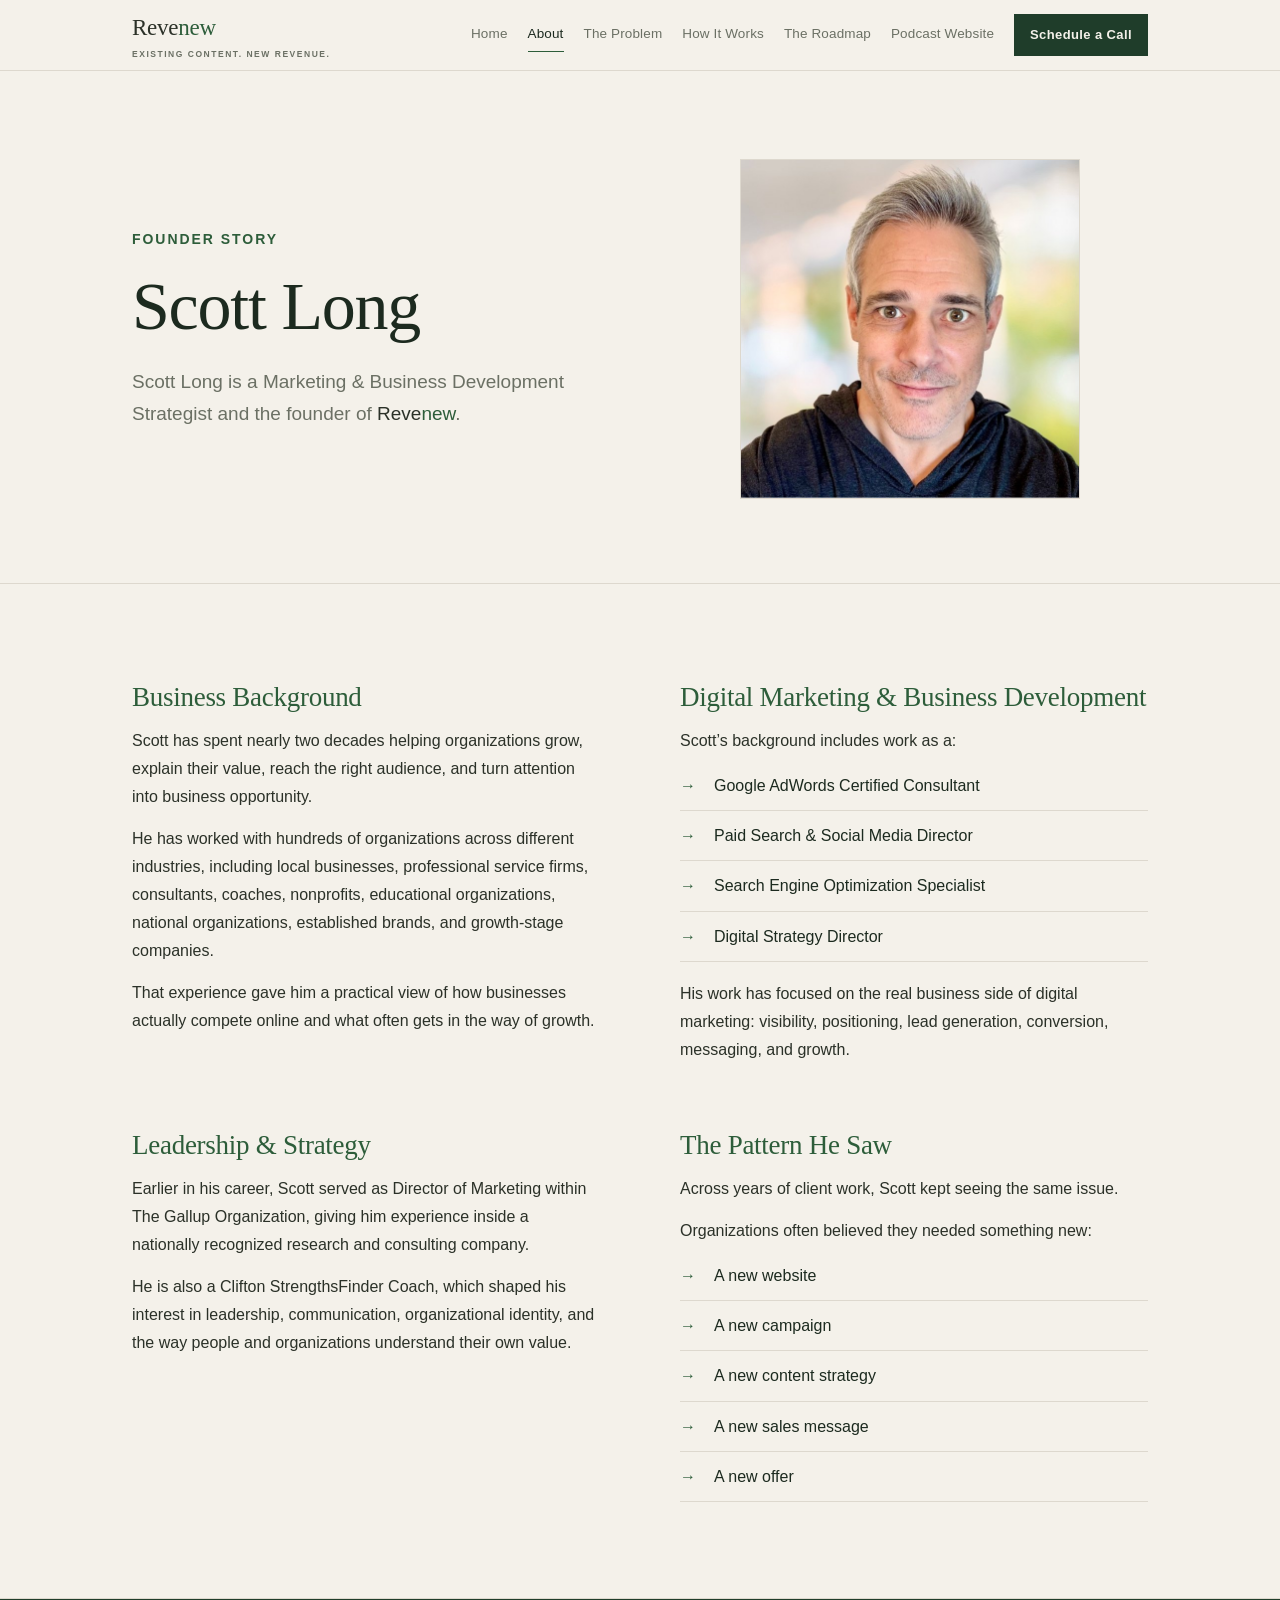
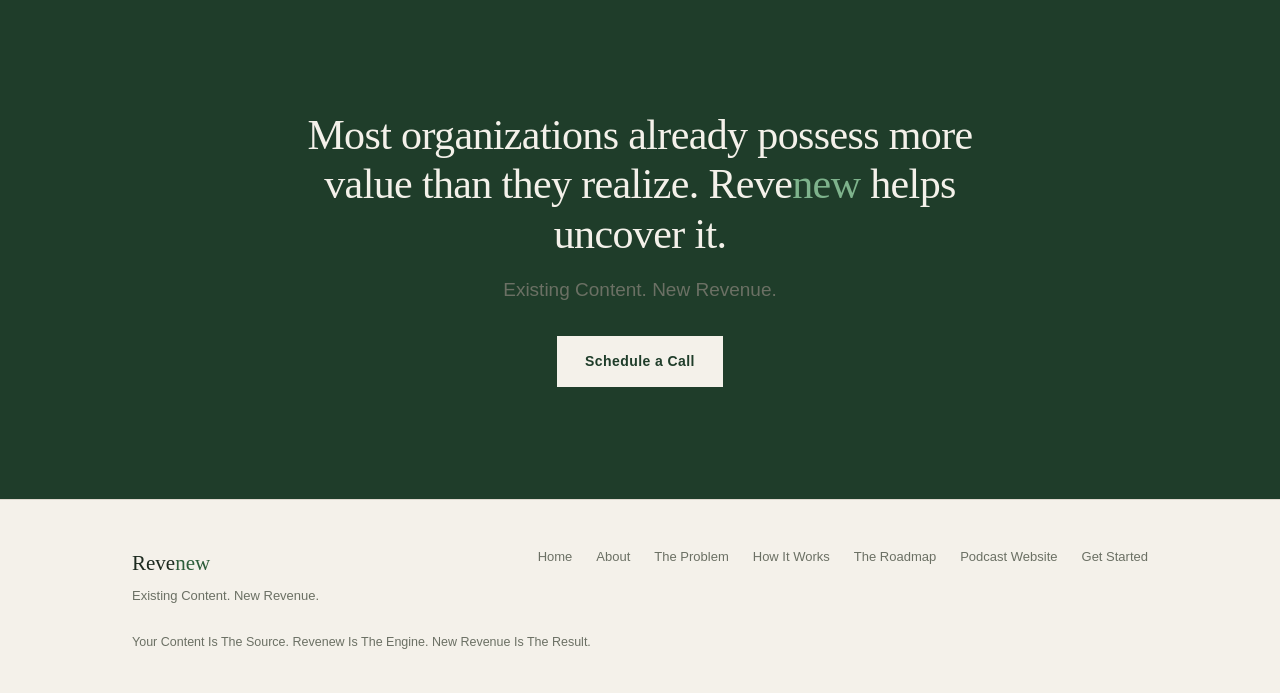
<file: about.html>
<!DOCTYPE html><html lang="en"><head>
<meta charset="utf-8">
<meta name="viewport" content="width=device-width, initial-scale=1">
<title>About — Revenew</title>
<meta name="description" content="Revenew transforms existing content into focused assets and new revenue opportunities. Existing Content. New Revenue.">
<link rel="stylesheet" href="style.css">
</head><body>
<nav class="nav">
  <input type="checkbox" id="mtoggle" hidden>
  <div class="wrap"><div class="nav-inner">
  <a href="index.html" class="nav-logo">Reve<span class="g">new</span><span class="logo-tag">Existing Content. New Revenue.</span></a>
  <div class="nav-links"><a href="index.html" class="nav-link">Home</a><a href="about.html" class="nav-link active">About</a><a href="problem.html" class="nav-link">The Problem</a><a href="how-it-works.html" class="nav-link">How It Works</a><a href="revenew-roadmap.html" class="nav-link">The Roadmap</a><a href="podcast-website.html" class="nav-link">Podcast Website</a><a href="get-started.html" class="nav-cta">Schedule a Call</a></div>
  <label class="nav-burger" for="mtoggle" aria-label="Open menu"><span></span><span></span><span></span></label>
</div></div>
<div class="nav-mobile"><a href="index.html" class="nav-link">Home</a><a href="about.html" class="nav-link active">About</a><a href="problem.html" class="nav-link">The Problem</a><a href="how-it-works.html" class="nav-link">How It Works</a><a href="revenew-roadmap.html" class="nav-link">The Roadmap</a><a href="podcast-website.html" class="nav-link">Podcast Website</a><a href="get-started.html" class="nav-cta">Schedule a Call</a></div>
</nav>
<main>
<section class="section-hero"><div class="wrap">
  <div class="two-col two-col-center" style="gap:64px;">
    <div>
      <div class="eyebrow">Founder Story</div>
      <h1 class="h1">Scott Long</h1>
      <p class="lead" style="margin-top:22px;max-width:560px;">Scott Long is a Marketing &amp; Business Development Strategist and the founder of <span class="bm"><span class="bm-r">Reve</span><span class="bm-n">new</span></span>.</p>
    </div>
    <div style="display:flex;justify-content:center;">
      <img src="images/scott-long.jpg" alt="Scott Long, founder of Revenew" style="width:100%;max-width:340px;aspect-ratio:1/1;object-fit:cover;border:1px solid var(--line);">
    </div>
  </div>
</div></section>

<section class="section"><div class="wrap">
  <div class="two-col" style="margin-top:0;">
    <div>
      <h3 class="h3">Business Background</h3>
      <p class="body-text">Scott has spent nearly two decades helping organizations grow, explain their value, reach the right audience, and turn attention into business opportunity.</p>
      <p class="body-text">He has worked with hundreds of organizations across different industries, including local businesses, professional service firms, consultants, coaches, nonprofits, educational organizations, national organizations, established brands, and growth-stage companies.</p>
      <p class="body-text">That experience gave him a practical view of how businesses actually compete online and what often gets in the way of growth.</p>
    </div>
    <div>
      <h3 class="h3">Digital Marketing &amp; Business Development</h3>
      <p class="body-text">Scott&rsquo;s background includes work as a:</p>
      <ul class="flist" style="margin-top:6px;">
        <li><span>Google AdWords Certified Consultant</span></li>
        <li><span>Paid Search &amp; Social Media Director</span></li>
        <li><span>Search Engine Optimization Specialist</span></li>
        <li><span>Digital Strategy Director</span></li>
      </ul>
      <p class="body-text" style="margin-top:18px;">His work has focused on the real business side of digital marketing: visibility, positioning, lead generation, conversion, messaging, and growth.</p>
    </div>
  </div>

  <div class="two-col" style="margin-top:64px;">
    <div>
      <h3 class="h3">Leadership &amp; Strategy</h3>
      <p class="body-text">Earlier in his career, Scott served as Director of Marketing within The Gallup Organization, giving him experience inside a nationally recognized research and consulting company.</p>
      <p class="body-text">He is also a Clifton StrengthsFinder Coach, which shaped his interest in leadership, communication, organizational identity, and the way people and organizations understand their own value.</p>
    </div>
    <div>
      <h3 class="h3">The Pattern He Saw</h3>
      <p class="body-text">Across years of client work, Scott kept seeing the same issue.</p>
      <p class="body-text">Organizations often believed they needed something new:</p>
      <ul class="flist" style="margin-top:6px;">
        <li><span>A new website</span></li>
        <li><span>A new campaign</span></li>
        <li><span>A new content strategy</span></li>
        <li><span>A new sales message</span></li>
        <li><span>A new offer</span></li>
      </ul>
    </div>
  </div>
</div></section>

<section class="section-dark"><div class="wrap" style="text-align:center;">
  <h2 class="h2" style="color:var(--bg);max-width:720px;margin:0 auto 14px;font-size:clamp(28px,3.6vw,42px);">Most organizations already possess more value than they realize. Reve<span style="color:#7EB38C">new</span> helps uncover it.</h2>
  <p class="lead" style="color:var(--faint);margin:0 auto 30px;">Existing Content. New Revenue.</p>
  <a class="btn btn-light" href="get-started.html">Schedule a Call</a>
</div></section>
</main>
<footer class="footer"><div class="wrap"><div class="footer-inner">
  <div>
    <div class="fmark">Reve<span class="g">new</span></div>
    <div class="ftag">Existing Content. New Revenue.</div>
  </div>
  <nav class="fnav"><a href="index.html">Home</a><a href="about.html">About</a><a href="problem.html">The Problem</a><a href="how-it-works.html">How It Works</a><a href="revenew-roadmap.html">The Roadmap</a><a href="podcast-website.html">Podcast Website</a><a href="get-started.html">Get Started</a></nav>
</div>
<div class="fcopy">Your Content Is The Source. Revenew Is The Engine. New Revenue Is The Result.</div>
</div></footer>
</body></html>
</file>
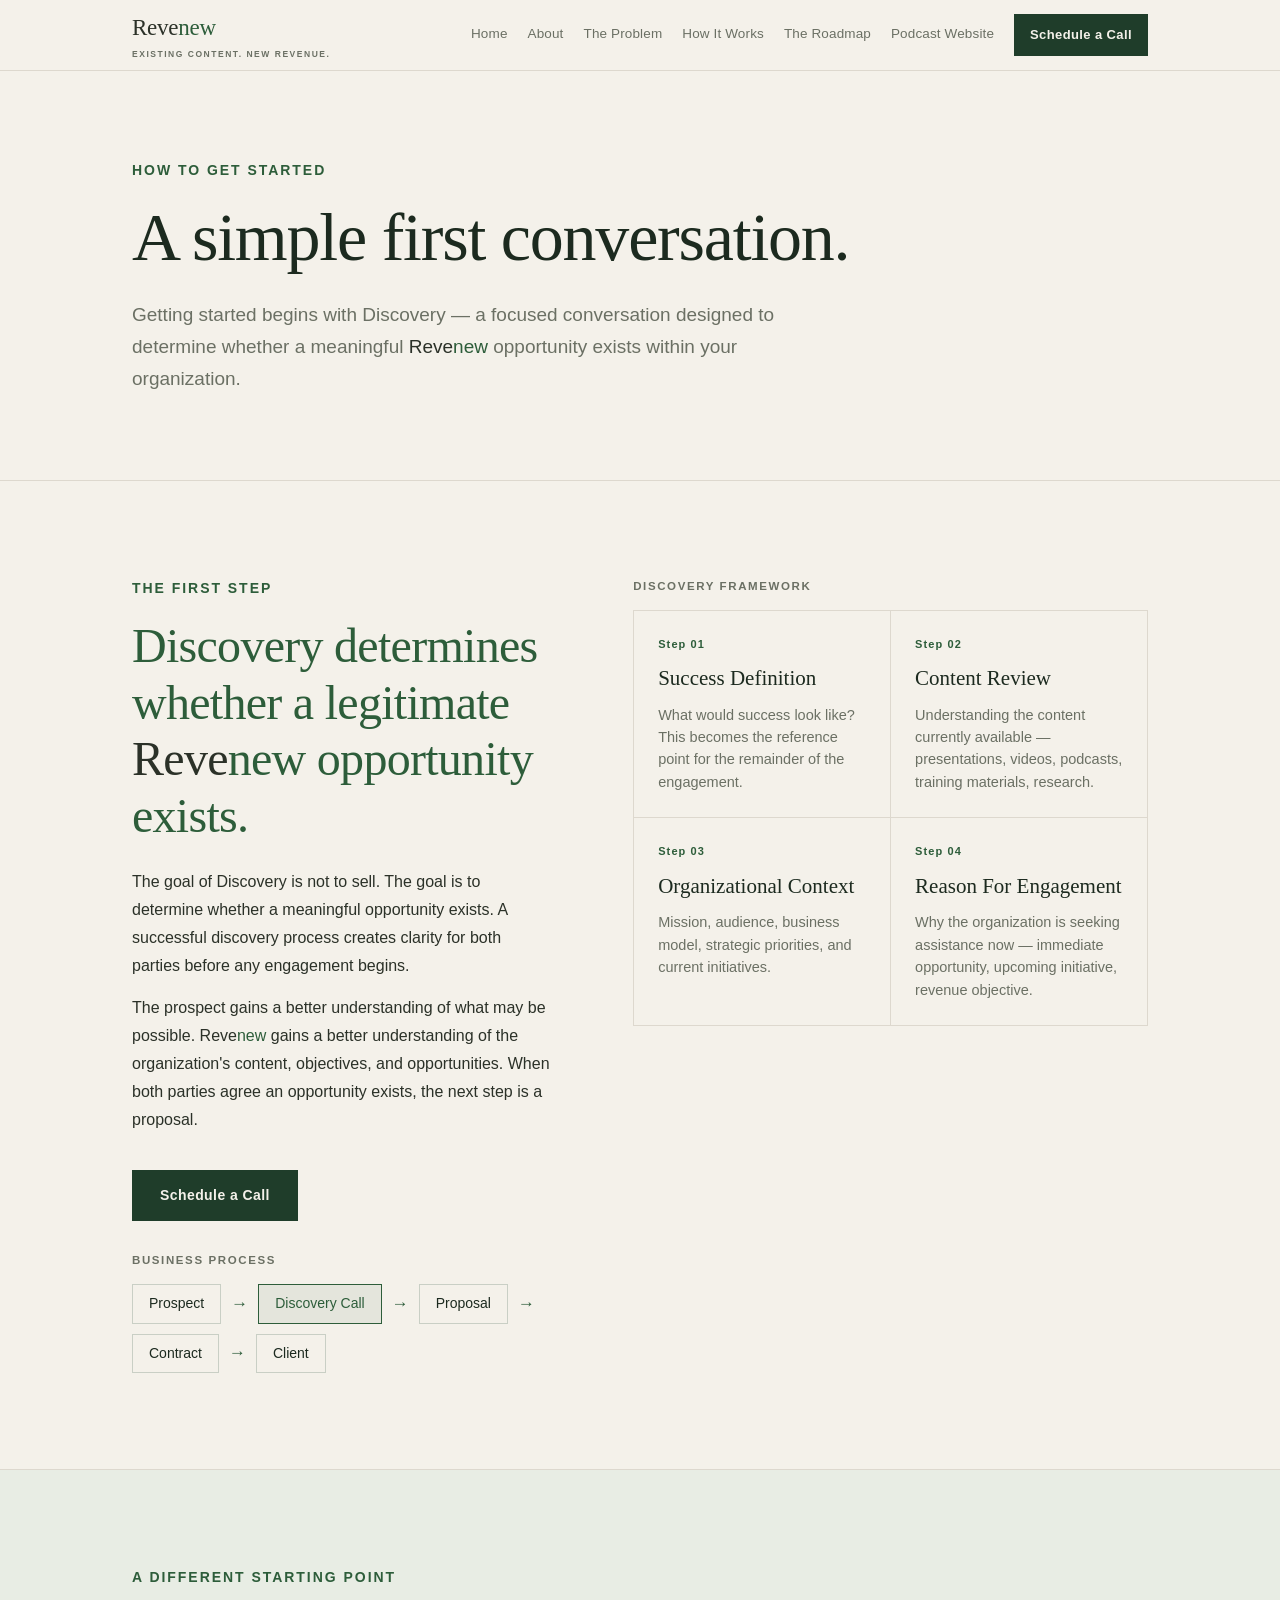
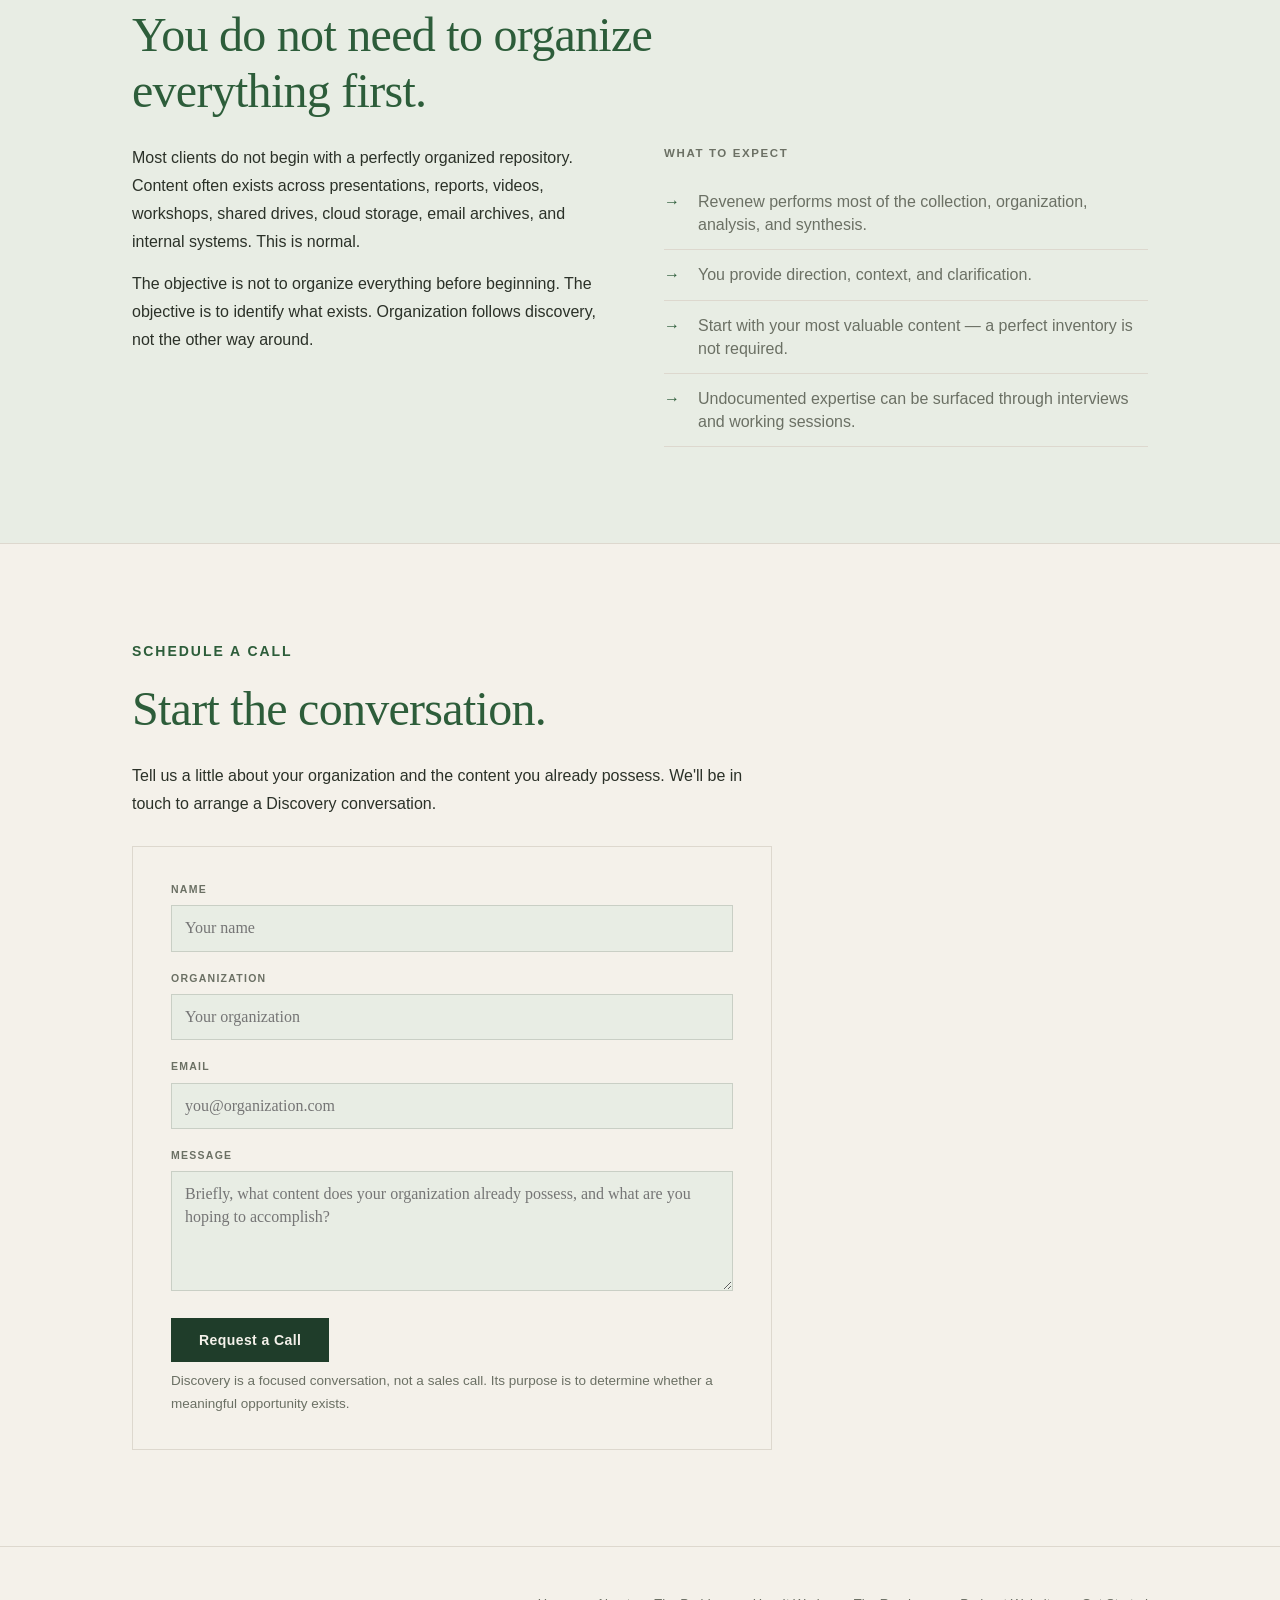
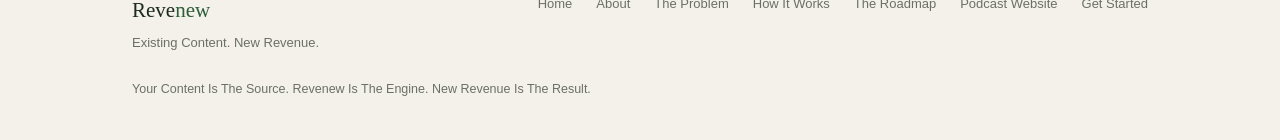
<file: get-started.html>
<!DOCTYPE html><html lang="en"><head>
<meta charset="utf-8">
<meta name="viewport" content="width=device-width, initial-scale=1">
<title>Get Started — Revenew</title>
<meta name="description" content="Revenew transforms existing content into focused assets and new revenue opportunities. Existing Content. New Revenue.">
<link rel="stylesheet" href="style.css">
</head><body>
<nav class="nav">
  <input type="checkbox" id="mtoggle" hidden>
  <div class="wrap"><div class="nav-inner">
  <a href="index.html" class="nav-logo">Reve<span class="g">new</span><span class="logo-tag">Existing Content. New Revenue.</span></a>
  <div class="nav-links"><a href="index.html" class="nav-link">Home</a><a href="about.html" class="nav-link">About</a><a href="problem.html" class="nav-link">The Problem</a><a href="how-it-works.html" class="nav-link">How It Works</a><a href="revenew-roadmap.html" class="nav-link">The Roadmap</a><a href="podcast-website.html" class="nav-link">Podcast Website</a><a href="get-started.html" class="nav-cta">Schedule a Call</a></div>
  <label class="nav-burger" for="mtoggle" aria-label="Open menu"><span></span><span></span><span></span></label>
</div></div>
<div class="nav-mobile"><a href="index.html" class="nav-link">Home</a><a href="about.html" class="nav-link">About</a><a href="problem.html" class="nav-link">The Problem</a><a href="how-it-works.html" class="nav-link">How It Works</a><a href="revenew-roadmap.html" class="nav-link">The Roadmap</a><a href="podcast-website.html" class="nav-link">Podcast Website</a><a href="get-started.html" class="nav-cta">Schedule a Call</a></div>
</nav>
<main>
<section class="section-hero"><div class="wrap">
  <div class="eyebrow">How To Get Started</div>
  <h1 class="h1" style="max-width:760px;">A simple first conversation.</h1>
  <p class="lead" style="margin-top:24px;max-width:660px;">Getting started begins with Discovery — a focused conversation designed to determine whether a meaningful <span class="bm"><span class="bm-r">Reve</span><span class="bm-n">new</span></span> opportunity exists within your organization.</p>
</div></section>

<section class="section"><div class="wrap">
  <div class="two-col narrow-left">
    <div>
      <div class="eyebrow">The First Step</div>
      <h2 class="h2">Discovery determines whether a legitimate <span class="bm"><span class="bm-r">Reve</span><span class="bm-n">new</span></span> opportunity exists.</h2>
      <p class="body-text">The goal of Discovery is not to sell. The goal is to determine whether a meaningful opportunity exists. A successful discovery process creates clarity for both parties before any engagement begins.</p>
      <p class="body-text">The prospect gains a better understanding of what may be possible. <span class="bm"><span class="bm-r">Reve</span><span class="bm-n">new</span></span> gains a better understanding of the organization's content, objectives, and opportunities. When both parties agree an opportunity exists, the next step is a proposal.</p>
      <div class="btn-row"><a class="btn btn-primary" href="#discovery-form">Schedule a Call</a></div>
      <div style="margin-top:30px;"><div class="minilabel">Business Process</div><div class="pipeline"><div class="node">Prospect</div><div class="sep">&#8594;</div><div class="node hl">Discovery Call</div><div class="sep">&#8594;</div><div class="node">Proposal</div><div class="sep">&#8594;</div><div class="node">Contract</div><div class="sep">&#8594;</div><div class="node">Client</div></div></div>
    </div>
    <div>
      <div class="minilabel">Discovery Framework</div>
      <div class="card-grid"><div class="card-cell"><div class="ci">Step 01</div><div class="ct">Success Definition</div><div class="cb">What would success look like? This becomes the reference point for the remainder of the engagement.</div></div><div class="card-cell"><div class="ci">Step 02</div><div class="ct">Content Review</div><div class="cb">Understanding the content currently available — presentations, videos, podcasts, training materials, research.</div></div><div class="card-cell"><div class="ci">Step 03</div><div class="ct">Organizational Context</div><div class="cb">Mission, audience, business model, strategic priorities, and current initiatives.</div></div><div class="card-cell"><div class="ci">Step 04</div><div class="ct">Reason For Engagement</div><div class="cb">Why the organization is seeking assistance now — immediate opportunity, upcoming initiative, revenue objective.</div></div></div>
    </div>
  </div>
</div></section>

<section class="section-panel"><div class="wrap">
  <div class="eyebrow">A Different Starting Point</div>
  <h2 class="h2" style="max-width:720px;">You do not need to organize everything first.</h2>
  <div class="two-col" style="gap:48px;">
    <div>
      <p class="body-text">Most clients do not begin with a perfectly organized repository. Content often exists across presentations, reports, videos, workshops, shared drives, cloud storage, email archives, and internal systems. This is normal.</p>
      <p class="body-text">The objective is not to organize everything before beginning. The objective is to identify what exists. Organization follows discovery, not the other way around.</p>
    </div>
    <div>
      <div class="minilabel">What To Expect</div>
      <ul class="flist muted">
        <li><span>Revenew performs most of the collection, organization, analysis, and synthesis.</span></li>
        <li><span>You provide direction, context, and clarification.</span></li>
        <li><span>Start with your most valuable content — a perfect inventory is not required.</span></li>
        <li><span>Undocumented expertise can be surfaced through interviews and working sessions.</span></li>
      </ul>
    </div>
  </div>
</div></section>

<section class="section" id="discovery-form"><div class="wrap">
  <div class="eyebrow">Schedule A Call</div>
  <h2 class="h2" style="max-width:560px;">Start the conversation.</h2>
  <p class="body-text" style="margin-bottom:28px;">Tell us a little about your organization and the content you already possess. We'll be in touch to arrange a Discovery conversation.</p>
  <form class="form-card" action="#" method="post" novalidate>
    <div class="field"><label for="name">Name</label><input id="name" name="name" type="text" autocomplete="name" placeholder="Your name"></div>
    <div class="field"><label for="org">Organization</label><input id="org" name="organization" type="text" autocomplete="organization" placeholder="Your organization"></div>
    <div class="field"><label for="email">Email</label><input id="email" name="email" type="email" autocomplete="email" placeholder="you@organization.com"></div>
    <div class="field"><label for="message">Message</label><textarea id="message" name="message" placeholder="Briefly, what content does your organization already possess, and what are you hoping to accomplish?"></textarea></div>
    <button type="submit" class="btn btn-primary">Request a Call</button>
    <p class="form-note">Discovery is a focused conversation, not a sales call. Its purpose is to determine whether a meaningful opportunity exists.</p>
  </form>
</div></section>
</main>
<footer class="footer"><div class="wrap"><div class="footer-inner">
  <div>
    <div class="fmark">Reve<span class="g">new</span></div>
    <div class="ftag">Existing Content. New Revenue.</div>
  </div>
  <nav class="fnav"><a href="index.html">Home</a><a href="about.html">About</a><a href="problem.html">The Problem</a><a href="how-it-works.html">How It Works</a><a href="revenew-roadmap.html">The Roadmap</a><a href="podcast-website.html">Podcast Website</a><a href="get-started.html">Get Started</a></nav>
</div>
<div class="fcopy">Your Content Is The Source. Revenew Is The Engine. New Revenue Is The Result.</div>
</div></footer>
<script>
/* Podcast Website page: pre-fill the Discovery message so the inquiry's source is clear */
(function(){
  try{
    var params=new URLSearchParams(window.location.search);
    if(params.get('from')==='podcast-website'){
      var m=document.getElementById('message');
      if(m && !m.value){ m.value='Podcast Website: '; }
    }
  }catch(e){}
})();
</script>
</body></html>
</file>
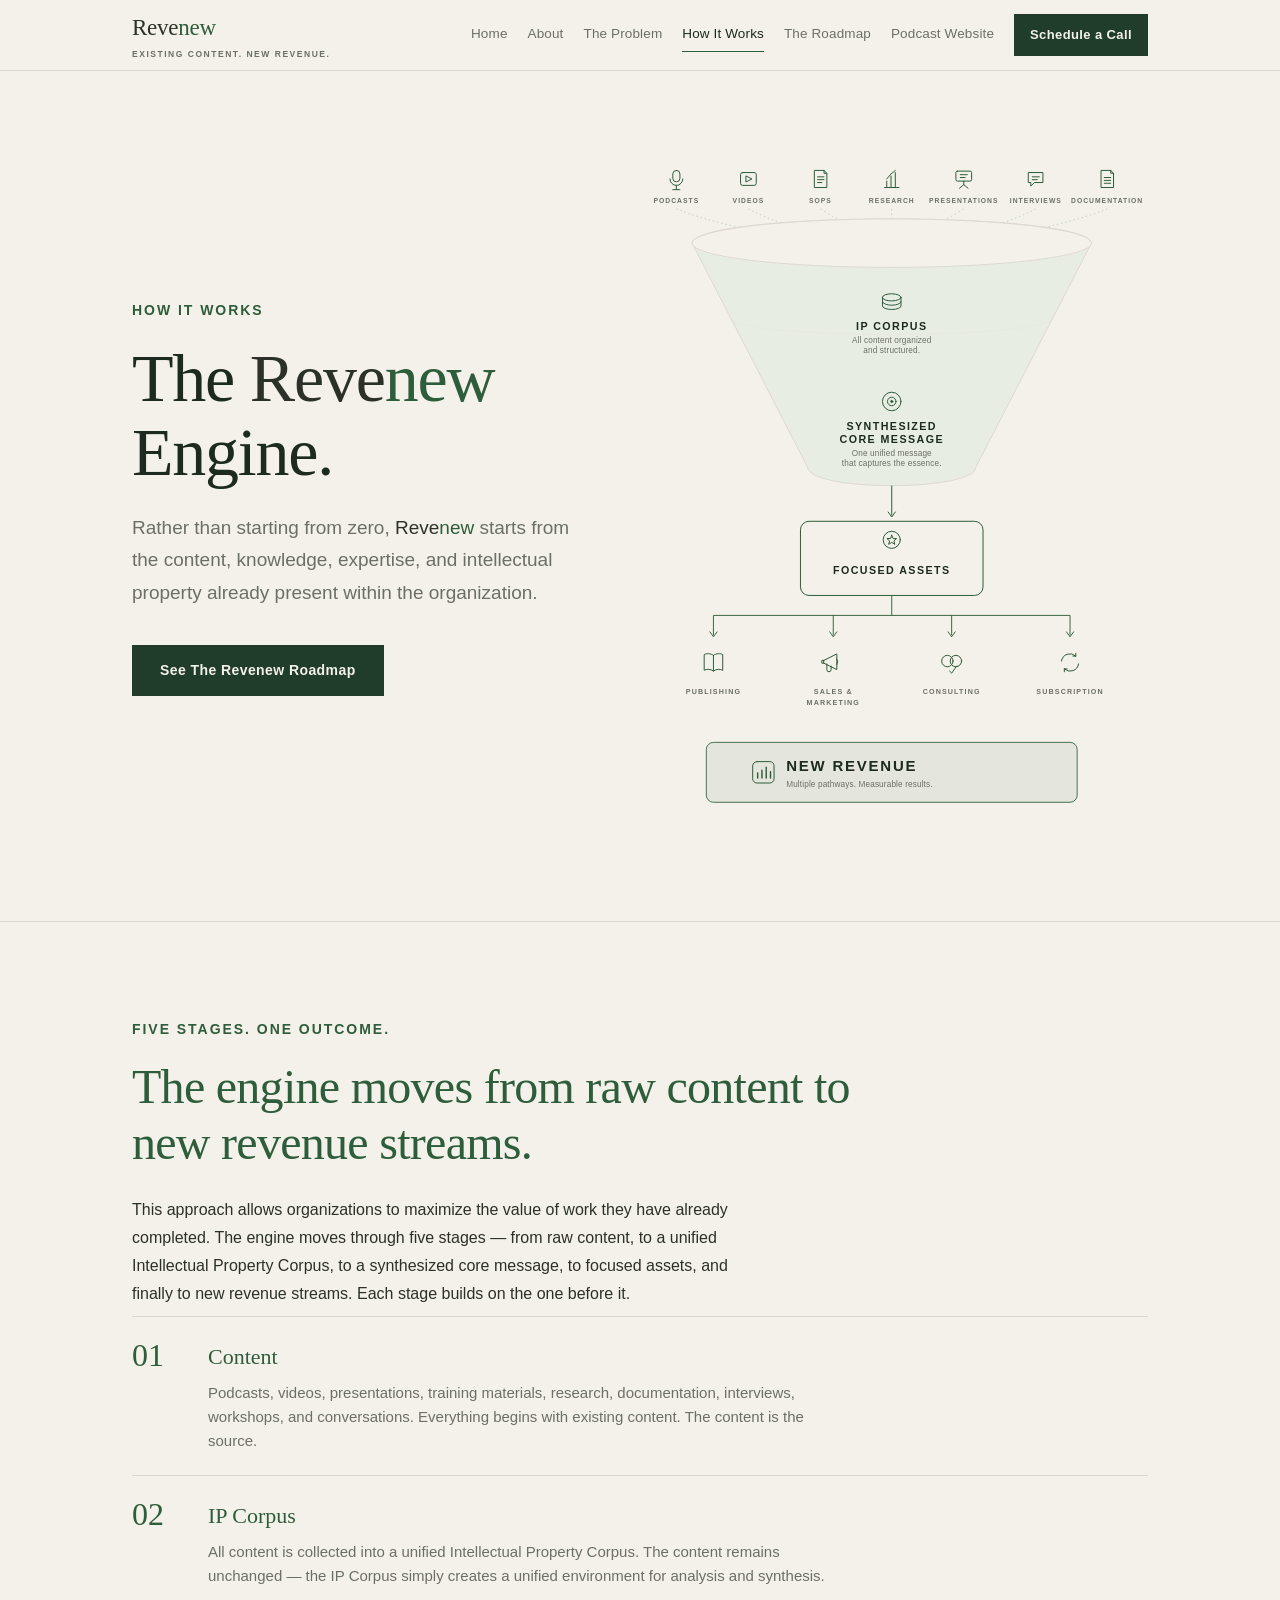
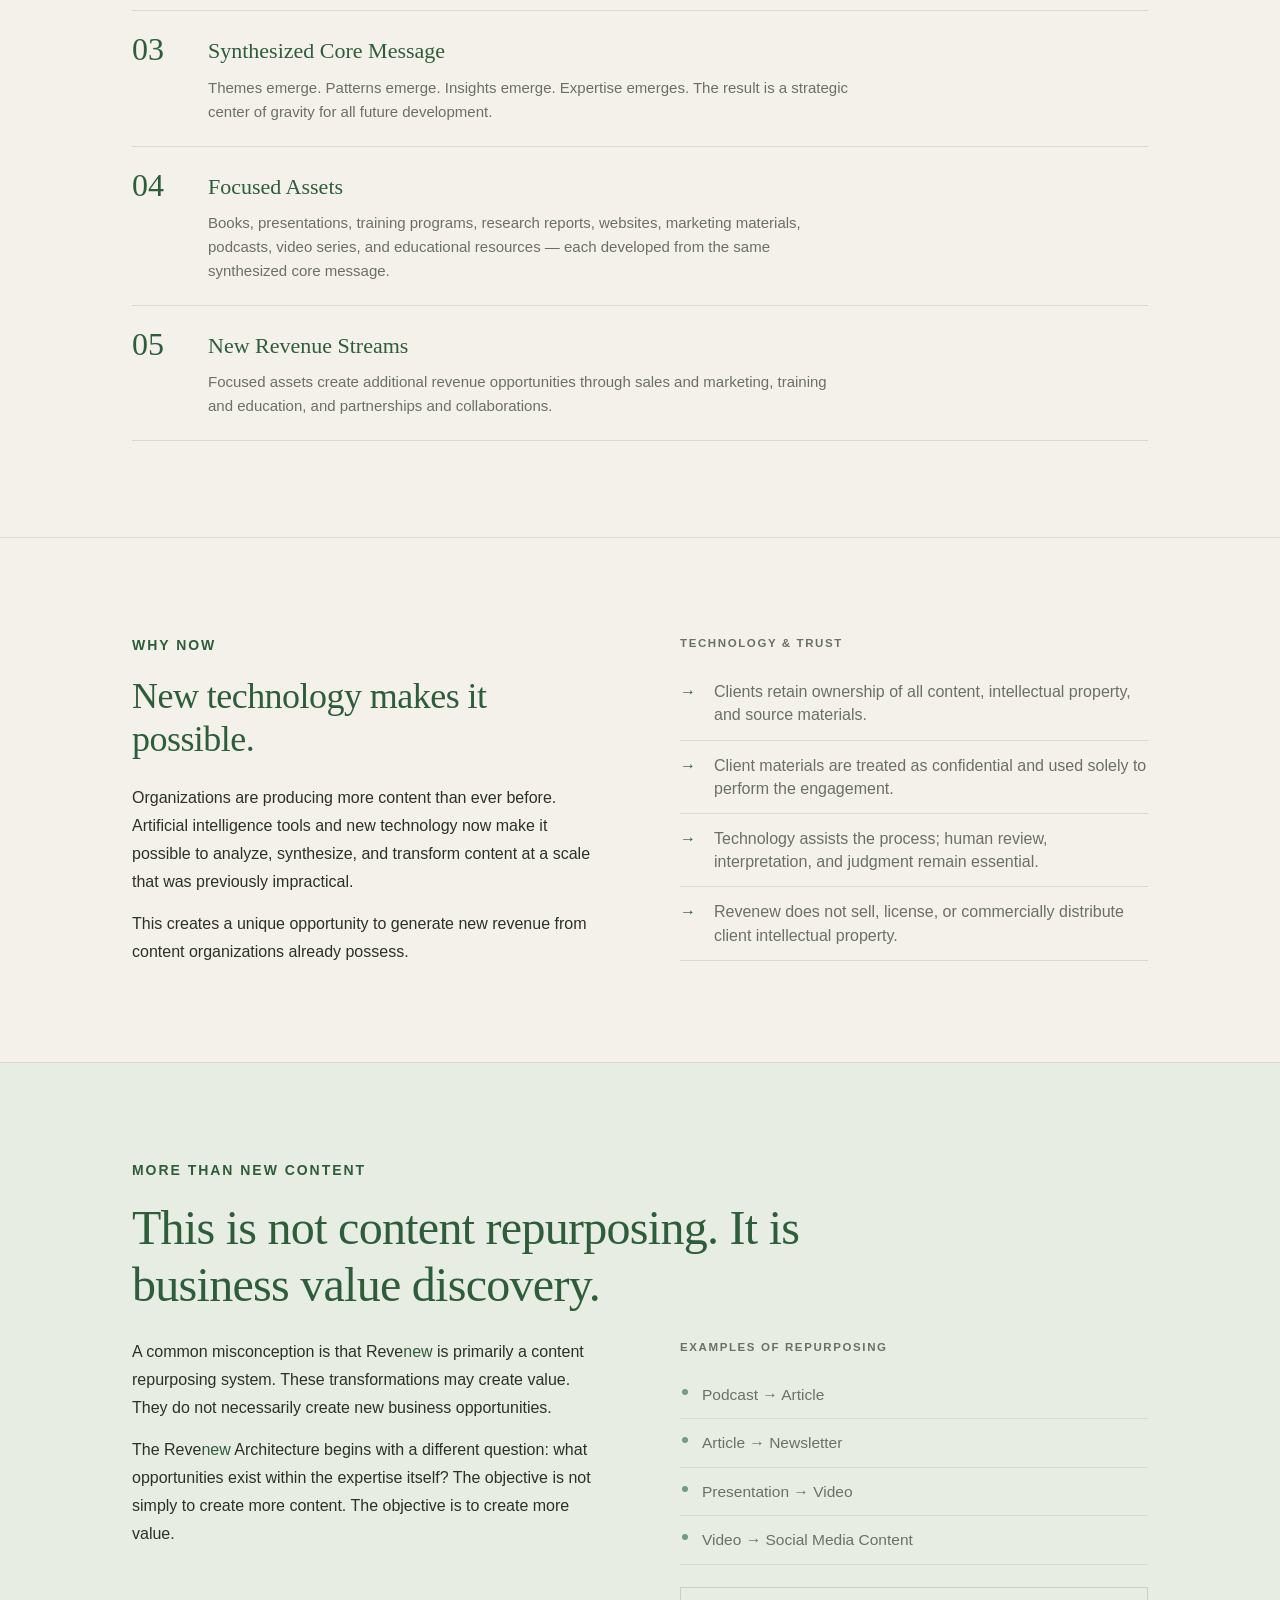
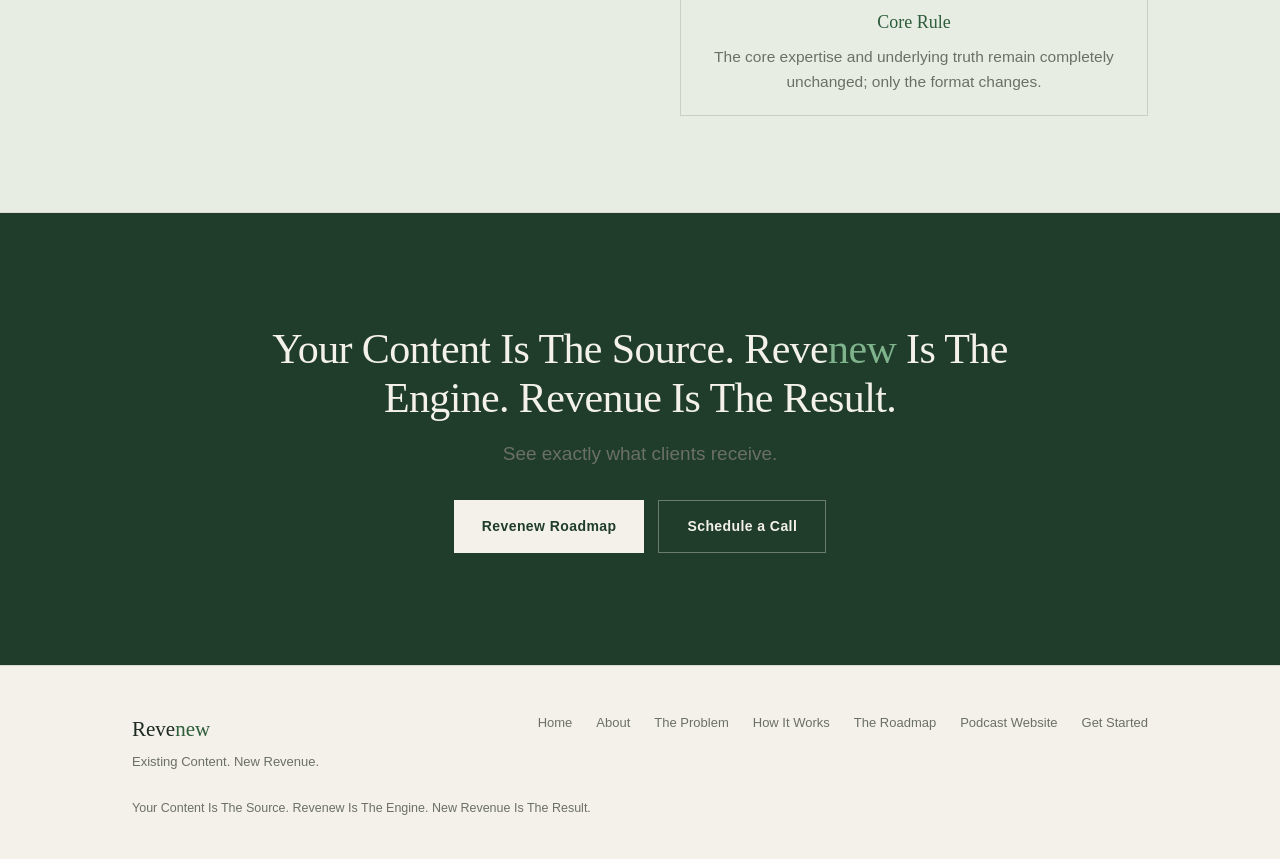
<file: how-it-works.html>
<!DOCTYPE html><html lang="en"><head>
<meta charset="utf-8">
<meta name="viewport" content="width=device-width, initial-scale=1">
<title>How It Works — Revenew</title>
<meta name="description" content="Revenew transforms existing content into focused assets and new revenue opportunities. Existing Content. New Revenue.">
<link rel="stylesheet" href="style.css">
</head><body>
<nav class="nav">
  <input type="checkbox" id="mtoggle" hidden>
  <div class="wrap"><div class="nav-inner">
  <a href="index.html" class="nav-logo">Reve<span class="g">new</span><span class="logo-tag">Existing Content. New Revenue.</span></a>
  <div class="nav-links"><a href="index.html" class="nav-link">Home</a><a href="about.html" class="nav-link">About</a><a href="problem.html" class="nav-link">The Problem</a><a href="how-it-works.html" class="nav-link active">How It Works</a><a href="revenew-roadmap.html" class="nav-link">The Roadmap</a><a href="podcast-website.html" class="nav-link">Podcast Website</a><a href="get-started.html" class="nav-cta">Schedule a Call</a></div>
  <label class="nav-burger" for="mtoggle" aria-label="Open menu"><span></span><span></span><span></span></label>
</div></div>
<div class="nav-mobile"><a href="index.html" class="nav-link">Home</a><a href="about.html" class="nav-link">About</a><a href="problem.html" class="nav-link">The Problem</a><a href="how-it-works.html" class="nav-link active">How It Works</a><a href="revenew-roadmap.html" class="nav-link">The Roadmap</a><a href="podcast-website.html" class="nav-link">Podcast Website</a><a href="get-started.html" class="nav-cta">Schedule a Call</a></div>
</nav>
<main>
<section class="section-hero"><div class="wrap">
  <div class="two-col two-col-center hero-grid" style="gap:56px;">
    <div>
      <div class="eyebrow">How It Works</div>
      <h1 class="h1">The <span class="bm"><span class="bm-r">Reve</span><span class="bm-n">new</span></span> Engine.</h1>
      <p class="lead" style="margin-top:22px;">Rather than starting from zero, <span class="bm"><span class="bm-r">Reve</span><span class="bm-n">new</span></span> starts from the content, knowledge, expertise, and intellectual property already present within the organization.</p>
      <div class="btn-row"><a class="btn btn-primary" href="revenew-roadmap.html">See The Revenew Roadmap</a></div>
    </div>
    <div class="funnel-visual"><div class="funnel-art" style="max-width:600px;"><svg viewBox="0 0 720 950" xmlns="http://www.w3.org/2000/svg" role="img" aria-label="The Revenew Engine: content flows through a funnel into an IP Corpus, a synthesized core message, a focused asset, and out to four revenue pathways" style="width:100%;max-width:640px;margin:0 auto;display:block;font-family:'Helvetica Neue',Helvetica,Arial,sans-serif;">
  <defs>
    <style>
      .lbl{font-size:10px;font-weight:600;letter-spacing:1.6px;fill:#6B7064;}
      .lbl-sm{font-size:9.5px;font-weight:600;letter-spacing:1.4px;fill:#6B7064;}
      .hd{font-size:15px;font-weight:600;letter-spacing:2px;fill:#1C2A1F;}
      .sub{font-size:11.5px;font-weight:400;fill:#6B7064;letter-spacing:.2px;}
      .ic{stroke:#2D5D3A;stroke-width:1.4;fill:none;stroke-linecap:round;stroke-linejoin:round;}
    </style>
  </defs>

  <!-- ── TOP ROW: 8 content-type icons ── -->
  <!-- Podcasts (mic) -->
  <g transform="translate(58,28)">
    <g class="ic"><rect x="-5" y="-12" width="10" height="16" rx="5"/><path d="M-9,0 a9,9 0 0,0 18,0 M0,9 V15 M-5,15 H5"/></g>
    <text class="lbl-sm" x="0" y="34" text-anchor="middle">PODCASTS</text>
  </g>
  <!-- Videos (play) -->
  <g transform="translate(159,28)">
    <g class="ic"><rect x="-11" y="-9" width="22" height="18" rx="3"/><path d="M-3,-4 L5,0 L-3,4 Z"/></g>
    <text class="lbl-sm" x="0" y="34" text-anchor="middle">VIDEOS</text>
  </g>
  <!-- SOPs (doc lines) -->
  <g transform="translate(260,28)">
    <g class="ic"><path d="M-8,-12 H5 L9,-8 V12 H-8 Z M5,-12 V-8 H9"/><path d="M-4,-3 H5 M-4,1 H5 M-4,5 H2"/></g>
    <text class="lbl-sm" x="0" y="34" text-anchor="middle">SOPS</text>
  </g>
  <!-- Research (bar chart) -->
  <g transform="translate(360,28)">
    <g class="ic"><path d="M-10,12 H10 M-7,12 V3 M-1,12 V-4 M5,12 V-9 M-7,0 L-1,-7 L5,-12"/></g>
    <text class="lbl-sm" x="0" y="34" text-anchor="middle">RESEARCH</text>
  </g>
  <!-- Presentations (easel) -->
  <g transform="translate(461,28)">
    <g class="ic"><rect x="-11" y="-11" width="22" height="14" rx="2"/><path d="M0,3 V8 M-6,13 L0,8 L6,13 M-5,-6 H5 M-5,-2 H2"/></g>
    <text class="lbl-sm" x="0" y="34" text-anchor="middle">PRESENTATIONS</text>
  </g>
  <!-- Interviews (speech bubble) -->
  <g transform="translate(562,28)">
    <g class="ic"><path d="M-10,-9 H10 V5 H-2 L-7,10 V5 H-10 Z"/><path d="M-5,-3 H5 M-5,1 H2"/></g>
    <text class="lbl-sm" x="0" y="34" text-anchor="middle">INTERVIEWS</text>
  </g>
  <!-- Documentation (doc) -->
  <g transform="translate(662,28)">
    <g class="ic"><path d="M-8,-12 H5 L9,-8 V12 H-8 Z M5,-12 V-8 H9"/><path d="M-4,-2 H5 M-4,2 H5 M-4,6 H5"/></g>
    <text class="lbl-sm" x="0" y="34" text-anchor="middle">DOCUMENTATION</text>
  </g>

  <!-- dotted feed lines into funnel mouth -->
  <g stroke="#9EBFA8" stroke-width="1" stroke-dasharray="2,4" fill="none">
    <path d="M58,70 Q130,98 225,108"/>
    <path d="M159,70 Q210,96 270,106"/>
    <path d="M260,70 Q295,92 320,104"/>
    <path d="M360,70 Q360,90 360,102"/>
    <path d="M461,70 Q425,92 400,104"/>
    <path d="M562,70 Q510,96 450,106"/>
    <path d="M662,70 Q590,98 495,108"/>
  </g>

  <!-- ── FUNNEL ── -->
  <!-- funnel body -->
  <path d="M 80,118 C 80,98 205,84 360,84 C 515,84 640,98 640,118 L 478,432 C 478,448 425,458 360,458 C 295,458 242,448 242,432 Z"
        fill="#E8EDE4" stroke="#DDD8CE" stroke-width="1.3"/>
  <!-- funnel mouth ellipse -->
  <ellipse cx="360" cy="118" rx="280" ry="34" fill="#F4F1EA" stroke="#DDD8CE" stroke-width="1.3"/>
  <!-- inner contour line -->
  <path d="M 132,222 C 132,236 235,246 360,246 C 485,246 588,236 588,222" fill="none" stroke="#DDD8CE" stroke-width="1" stroke-dasharray="1,3"/>

  <!-- IP CORPUS -->
  <g transform="translate(360,206)">
    <g class="ic"><ellipse cx="0" cy="-12" rx="13" ry="5"/><path d="M-13,-12 V0 a13,5 0 0,0 26,0 V-12 M-13,-6 a13,5 0 0,0 26,0"/></g>
    <text class="hd" x="0" y="34" text-anchor="middle">IP CORPUS</text>
    <text class="sub" x="0" y="52" text-anchor="middle">All content organized</text>
    <text class="sub" x="0" y="66" text-anchor="middle">and structured.</text>
  </g>

  <!-- SYNTHESIZED CORE MESSAGE -->
  <g transform="translate(360,348)">
    <g class="ic"><circle cx="0" cy="-8" r="13"/><circle cx="0" cy="-8" r="6"/><circle cx="0" cy="-8" r="1.5" fill="#2D5D3A"/></g>
    <text class="hd" x="0" y="32" text-anchor="middle">SYNTHESIZED</text>
    <text class="hd" x="0" y="50" text-anchor="middle">CORE MESSAGE</text>
    <text class="sub" x="0" y="68" text-anchor="middle">One unified message</text>
    <text class="sub" x="0" y="82" text-anchor="middle">that captures the essence.</text>
  </g>

  <!-- funnel exit to focused asset -->
  <line x1="360" y1="458" x2="360" y2="500" stroke="#2D5D3A" stroke-width="1.4"/>
  <path d="M355,495 L360,502 L365,495" fill="none" stroke="#2D5D3A" stroke-width="1.4" stroke-linecap="round" stroke-linejoin="round"/>

  <!-- ── FOCUSED ASSET ── -->
  <g transform="translate(360,560)">
    <rect x="-128" y="-52" width="256" height="104" rx="12" fill="#F4F1EA" stroke="#2D5D3A" stroke-width="1.4"/>
    <g class="ic" transform="translate(0,-26)"><circle cx="0" cy="0" r="12"/><path d="M0,-6.5 L1.9,-1.9 L6.8,-1.7 L3,1.5 L4.4,6.3 L0,3.6 L-4.4,6.3 L-3,1.5 L-6.8,-1.7 L-1.9,-1.9 Z"/></g>
    <text class="hd" x="0" y="22" text-anchor="middle">FOCUSED ASSETS</text>
  </g>

  <!-- branch lines -->
  <g stroke="#2D5D3A" stroke-width="1.3" fill="none">
    <path d="M360,612 V640"/>
    <path d="M110,640 H610"/>
    <path d="M110,640 V668 M278,640 V668 M444,640 V668 M610,640 V668"/>
  </g>
  <g fill="none" stroke="#2D5D3A" stroke-width="1.3" stroke-linecap="round" stroke-linejoin="round">
    <path d="M105,663 L110,670 L115,663"/>
    <path d="M273,663 L278,670 L283,663"/>
    <path d="M439,663 L444,670 L449,663"/>
    <path d="M605,663 L610,670 L615,663"/>
  </g>

  <!-- ── FOUR REVENUE PATHWAYS ── -->
  <!-- Publishing (open book) -->
  <g transform="translate(110,706)">
    <g class="ic"><path d="M0,-10 C-4,-13 -10,-13 -13,-11 V11 C-10,9 -4,9 0,12 C4,9 10,9 13,11 V-11 C10,-13 4,-13 0,-10 Z"/><path d="M0,-10 V12"/></g>
    <text class="lbl" x="0" y="44" text-anchor="middle">PUBLISHING</text>
  </g>
  <!-- Sales & Marketing (megaphone) -->
  <g transform="translate(278,706)">
    <g class="ic"><path d="M-13,-3 L5,-12 V10 L-13,1 Z M-13,-3 H-16 V1 H-13 M5,-5 a7,7 0 0,1 0,8 M-9,2 V10 a3,3 0 0,0 6,0 V5"/></g>
    <text class="lbl" x="0" y="44" text-anchor="middle">SALES &amp;</text>
    <text class="lbl" x="0" y="60" text-anchor="middle">MARKETING</text>
  </g>
  <!-- Consulting (handshake-ish: two overlapping circles with check) -->
  <g transform="translate(444,706)">
    <g class="ic"><circle cx="-6" cy="-2" r="8"/><circle cx="6" cy="-2" r="8"/><path d="M-3,12 L0,15 L7,5"/></g>
    <text class="lbl" x="0" y="44" text-anchor="middle">CONSULTING</text>
  </g>
  <!-- Subscription (repeat/loop arrows) -->
  <g transform="translate(610,706)">
    <g class="ic"><path d="M-12,-2 a12,12 0 0,1 20,-7 M8,-9 V-13 M8,-9 H4"/><path d="M12,2 a12,12 0 0,1 -20,7 M-8,9 V13 M-8,9 H-4"/></g>
    <text class="lbl" x="0" y="44" text-anchor="middle">SUBSCRIPTION</text>
  </g>

  <!-- ── NEW REVENUE BAND ── -->
  <g transform="translate(360,860)">
    <rect x="-260" y="-42" width="520" height="84" rx="10" fill="rgba(45,93,58,.08)" stroke="#2D5D3A" stroke-width="1.2"/>
    <g class="ic" transform="translate(-180,0)"><rect x="-15" y="-15" width="30" height="30" rx="6"/><path d="M-8,8 V1 M-2,8 V-3 M4,8 V-7 M10,8 V-1" stroke-width="2"/></g>
    <text x="-148" y="-2" font-size="21" font-weight="600" letter-spacing="2.5px" fill="#1C2A1F">NEW REVENUE</text>
    <text class="sub" x="-148" y="20">Multiple pathways. Measurable results.</text>
  </g>
</svg></div></div>
  </div>
</div></section>

<section class="section"><div class="wrap">
  <div class="eyebrow">Five Stages. One Outcome.</div>
  <h2 class="h2" style="max-width:760px;">The engine moves from raw content to new revenue streams.</h2>
  <p class="body-text">This approach allows organizations to maximize the value of work they have already completed. The engine moves through five stages — from raw content, to a unified Intellectual Property Corpus, to a synthesized core message, to focused assets, and finally to new revenue streams. Each stage builds on the one before it.</p>
  <div class="steps"><div class="step"><div class="sn">01</div><div><div class="sh">Content</div><div class="sb">Podcasts, videos, presentations, training materials, research, documentation, interviews, workshops, and conversations. Everything begins with existing content. The content is the source.</div></div></div><div class="step"><div class="sn">02</div><div><div class="sh">IP Corpus</div><div class="sb">All content is collected into a unified Intellectual Property Corpus. The content remains unchanged — the IP Corpus simply creates a unified environment for analysis and synthesis.</div></div></div><div class="step"><div class="sn">03</div><div><div class="sh">Synthesized Core Message</div><div class="sb">Themes emerge. Patterns emerge. Insights emerge. Expertise emerges. The result is a strategic center of gravity for all future development.</div></div></div><div class="step"><div class="sn">04</div><div><div class="sh">Focused Assets</div><div class="sb">Books, presentations, training programs, research reports, websites, marketing materials, podcasts, video series, and educational resources — each developed from the same synthesized core message.</div></div></div><div class="step"><div class="sn">05</div><div><div class="sh">New Revenue Streams</div><div class="sb">Focused assets create additional revenue opportunities through sales and marketing, training and education, and partnerships and collaborations.</div></div></div></div>
</div></section>

<section class="section"><div class="wrap">
  <div class="two-col">
    <div>
      <div class="eyebrow">Why Now</div>
      <h2 class="h2" style="font-size:clamp(26px,3.2vw,36px);">New technology makes it possible.</h2>
      <p class="body-text">Organizations are producing more content than ever before. Artificial intelligence tools and new technology now make it possible to analyze, synthesize, and transform content at a scale that was previously impractical.</p>
      <p class="body-text">This creates a unique opportunity to generate new revenue from content organizations already possess.</p>
    </div>
    <div>
      <div class="minilabel">Technology &amp; Trust</div>
      <ul class="flist muted">
        <li><span>Clients retain ownership of all content, intellectual property, and source materials.</span></li>
        <li><span>Client materials are treated as confidential and used solely to perform the engagement.</span></li>
        <li><span>Technology assists the process; human review, interpretation, and judgment remain essential.</span></li>
        <li><span>Revenew does not sell, license, or commercially distribute client intellectual property.</span></li>
      </ul>
    </div>
  </div>
</div></section>

<section class="section-panel"><div class="wrap">
  <div class="eyebrow">More Than New Content</div>
  <h2 class="h2" style="max-width:780px;">This is not content repurposing. It is business value discovery.</h2>
  <div class="two-col" style="margin-top:8px;">
    <div>
      <p class="body-text">A common misconception is that <span class="bm"><span class="bm-r">Reve</span><span class="bm-n">new</span></span> is primarily a content repurposing system. These transformations may create value. They do not necessarily create new business opportunities.</p>
      <p class="body-text">The <span class="bm"><span class="bm-r">Reve</span><span class="bm-n">new</span></span> Architecture begins with a different question: what opportunities exist within the expertise itself? The objective is not simply to create more content. The objective is to create more value.</p>
    </div>
    <div>
      <div class="minilabel">Examples Of Repurposing</div>
      <ul class="rows"><li>Podcast → Article</li><li>Article → Newsletter</li><li>Presentation → Video</li><li>Video → Social Media Content</li></ul>
      <div style="margin-top:22px;"><div class="notebox"><div class="nh">Core Rule</div><p>The core expertise and underlying truth remain completely unchanged; only the format changes.</p></div></div>
    </div>
  </div>
</div></section>

<section class="section-dark"><div class="wrap" style="text-align:center;">
  <h2 class="h2" style="color:var(--bg);max-width:740px;margin:0 auto 14px;font-size:clamp(28px,3.6vw,42px);">Your Content Is The Source. Reve<span style="color:#7EB38C">new</span> Is The Engine. Revenue Is The Result.</h2>
  <p class="lead" style="color:var(--faint);margin:0 auto 30px;">See exactly what clients receive.</p>
  <div style="display:flex;gap:14px;justify-content:center;flex-wrap:wrap;">
    <a class="btn btn-light" href="revenew-roadmap.html">Revenew Roadmap</a>
    <a class="btn btn-ghost-light" href="get-started.html">Schedule a Call</a>
  </div>
</div></section>
</main>
<footer class="footer"><div class="wrap"><div class="footer-inner">
  <div>
    <div class="fmark">Reve<span class="g">new</span></div>
    <div class="ftag">Existing Content. New Revenue.</div>
  </div>
  <nav class="fnav"><a href="index.html">Home</a><a href="about.html">About</a><a href="problem.html">The Problem</a><a href="how-it-works.html">How It Works</a><a href="revenew-roadmap.html">The Roadmap</a><a href="podcast-website.html">Podcast Website</a><a href="get-started.html">Get Started</a></nav>
</div>
<div class="fcopy">Your Content Is The Source. Revenew Is The Engine. New Revenue Is The Result.</div>
</div></footer>
</body></html>
</file>
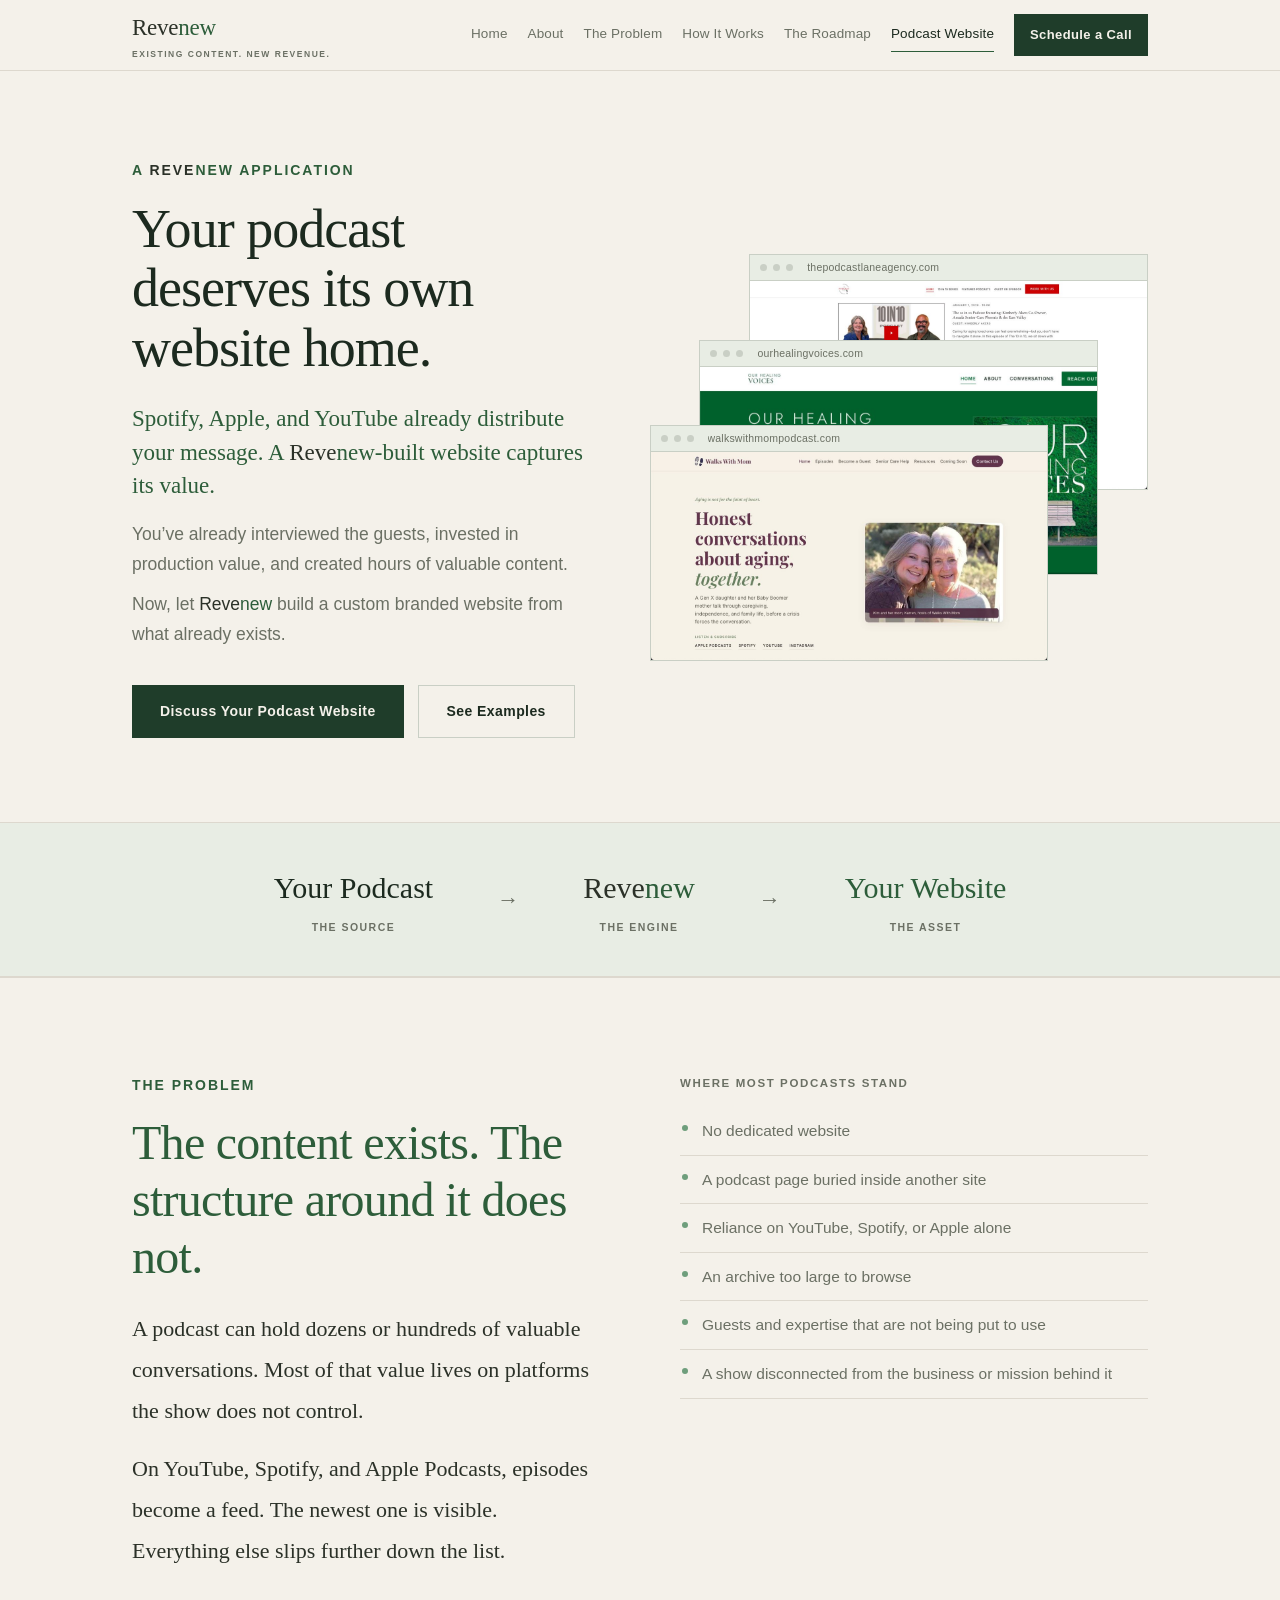
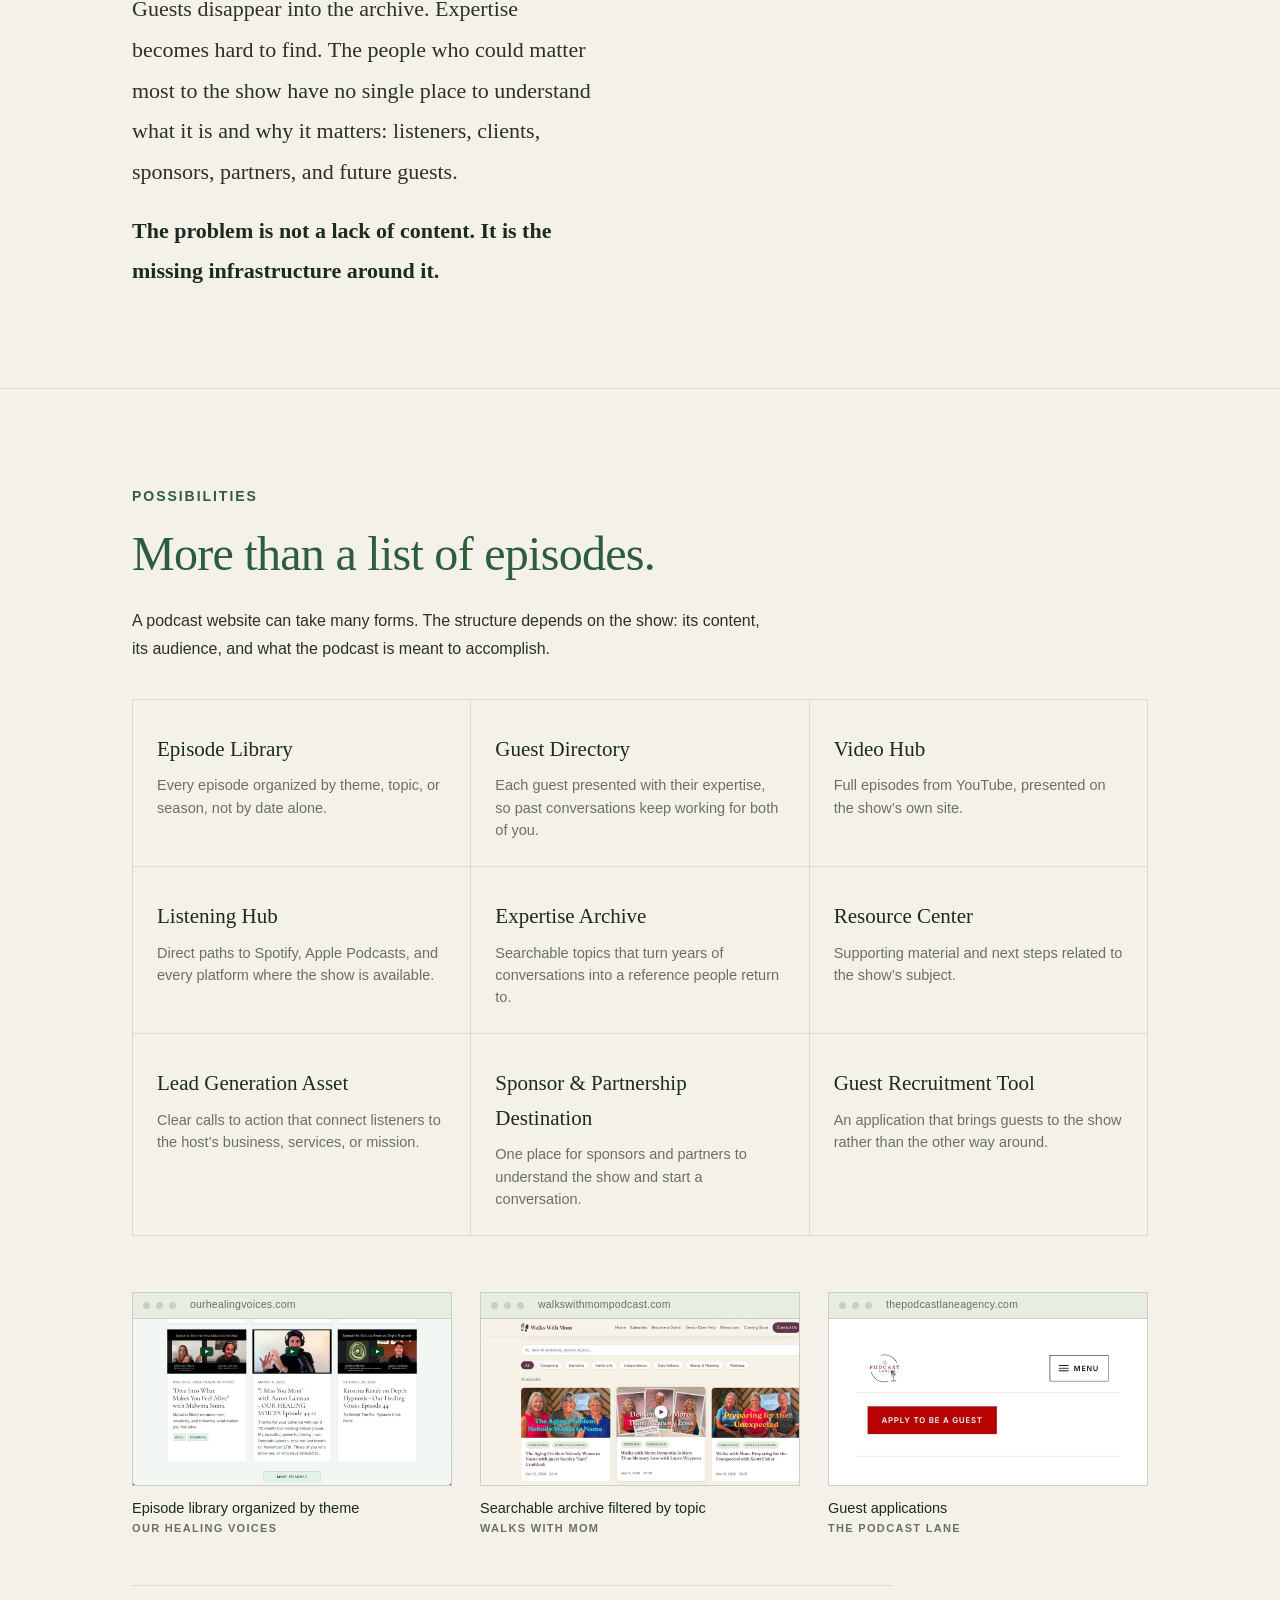
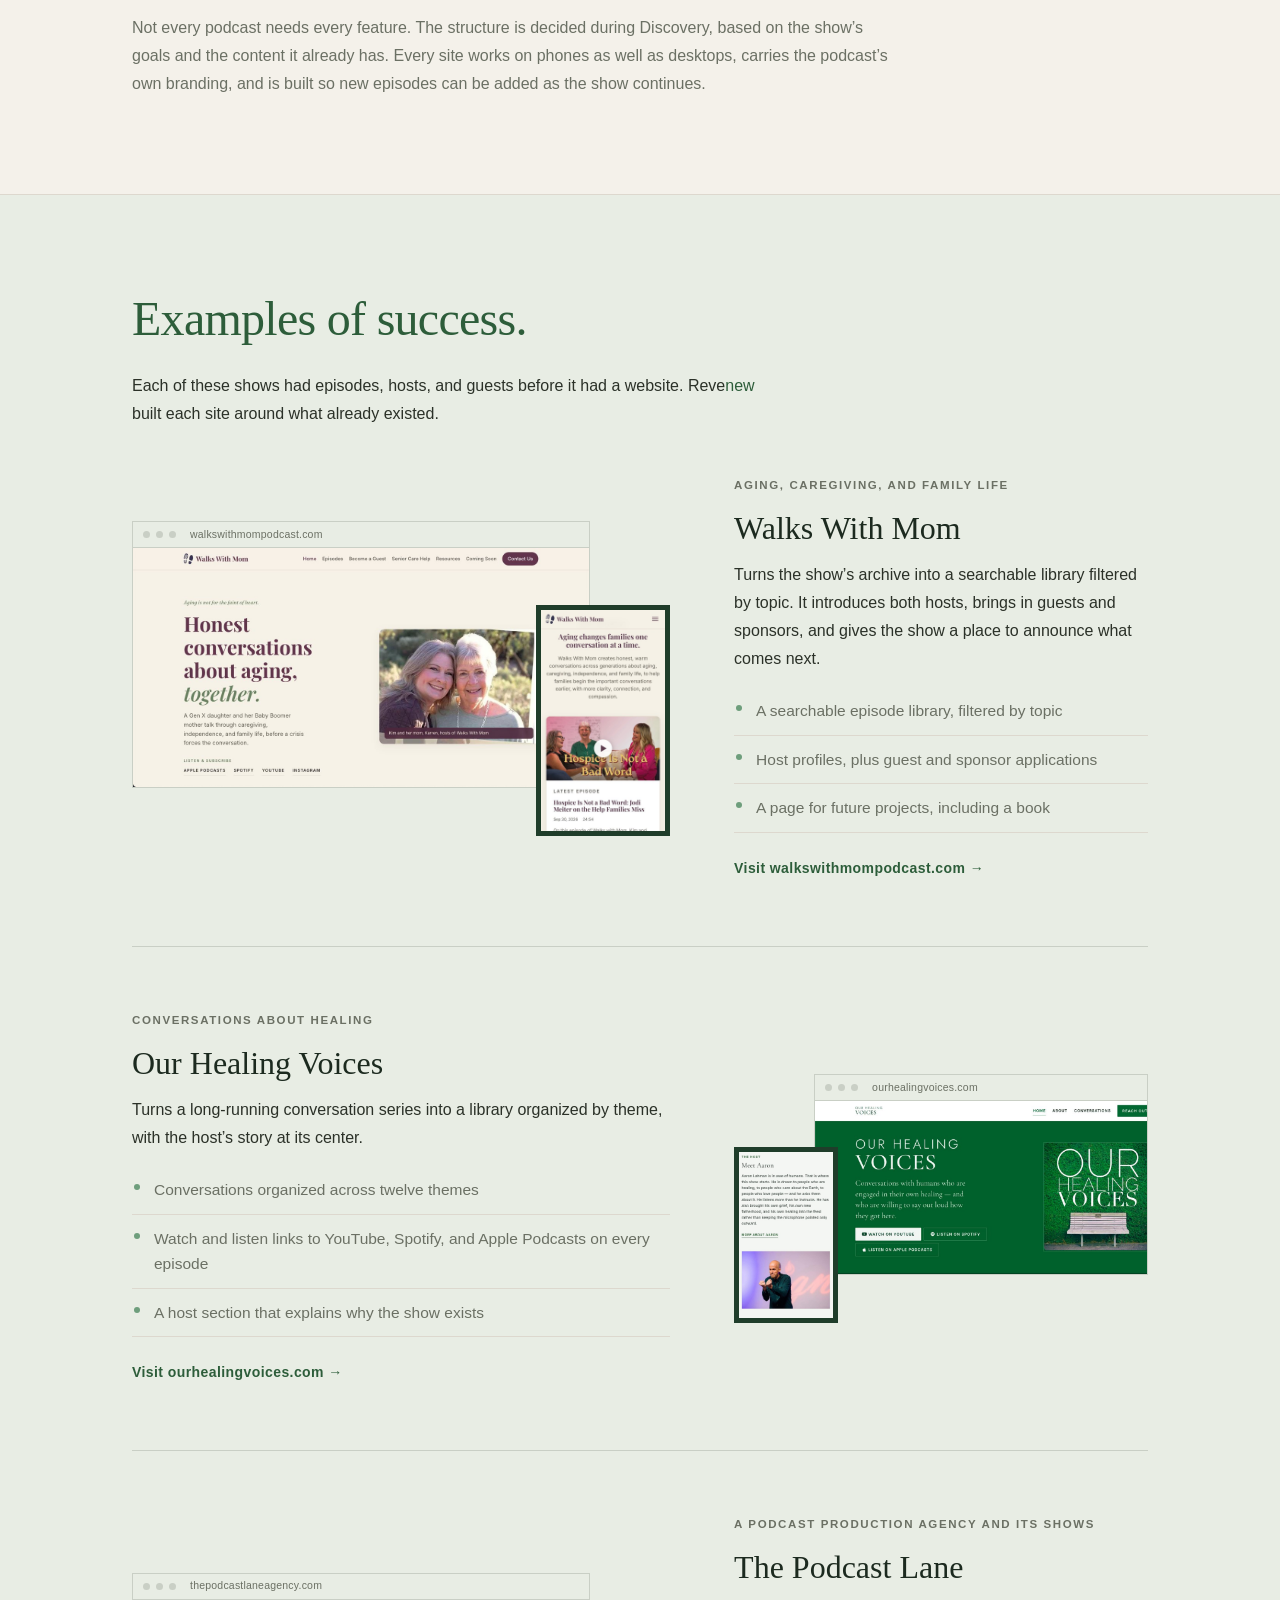
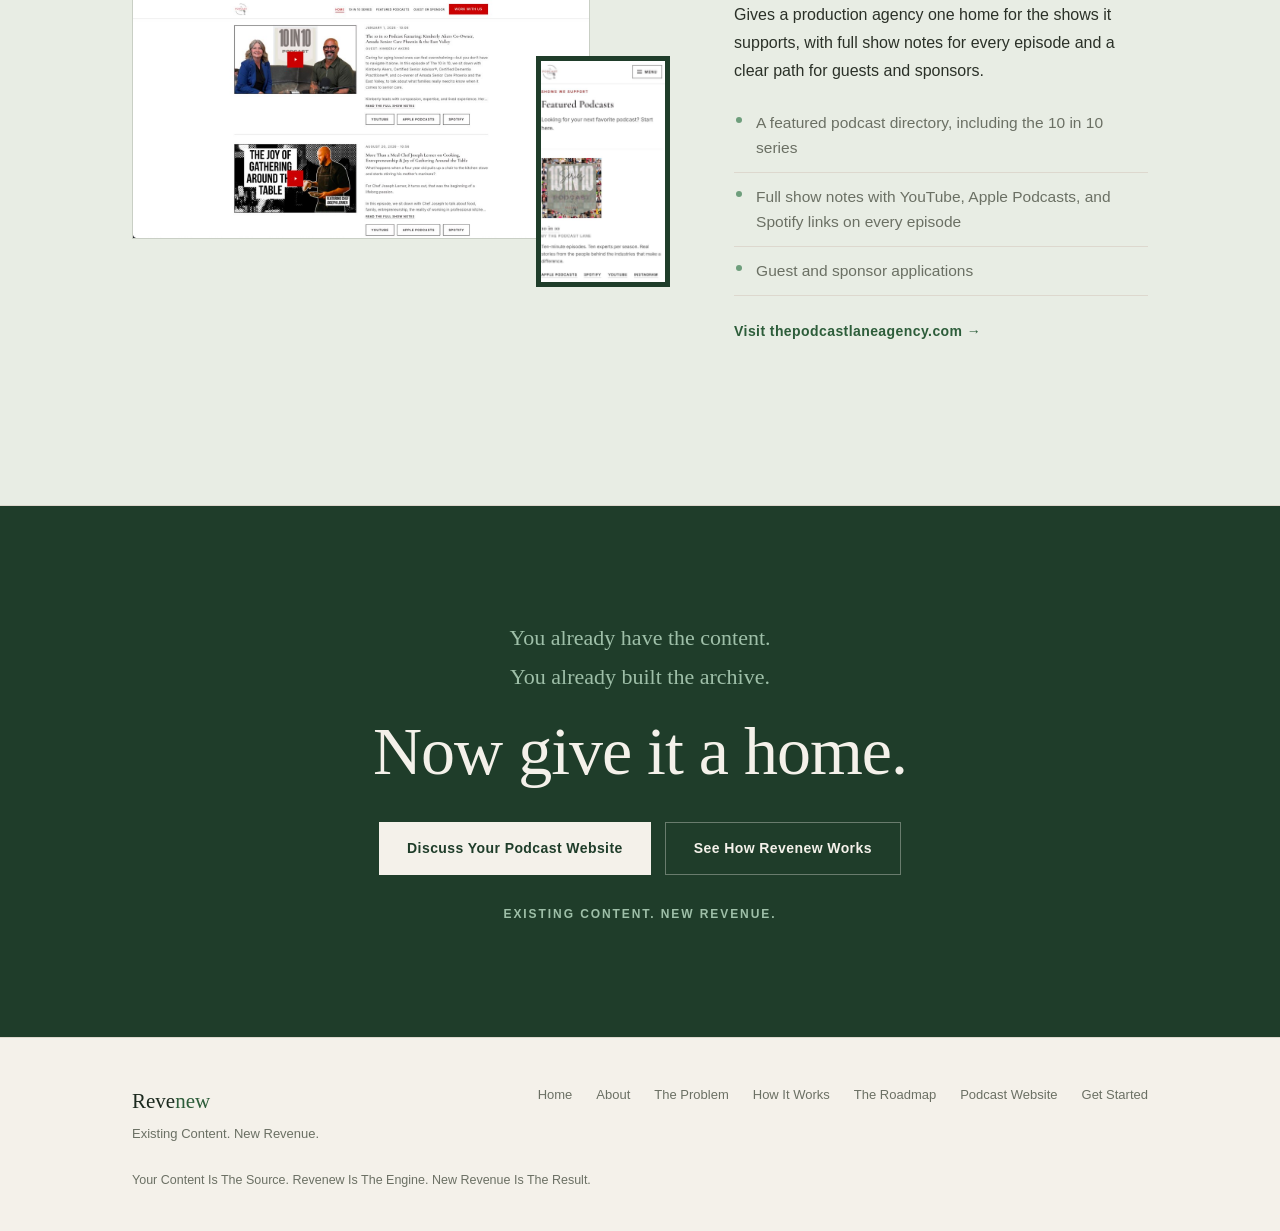
<file: podcast-website.html>
<!DOCTYPE html><html lang="en"><head>
<meta charset="utf-8">
<meta name="viewport" content="width=device-width, initial-scale=1">
<title>Podcast Website — Revenew</title>
<meta name="description" content="Your podcast has already created the content. Revenew builds a website around the episodes, guests, and expertise that already exist. Existing Content. New Revenue.">
<link rel="stylesheet" href="style.css">
</head><body>
<nav class="nav">
  <input type="checkbox" id="mtoggle" hidden>
  <div class="wrap"><div class="nav-inner">
  <a href="index.html" class="nav-logo">Reve<span class="g">new</span><span class="logo-tag">Existing Content. New Revenue.</span></a>
  <div class="nav-links"><a href="index.html" class="nav-link">Home</a><a href="about.html" class="nav-link">About</a><a href="problem.html" class="nav-link">The Problem</a><a href="how-it-works.html" class="nav-link">How It Works</a><a href="revenew-roadmap.html" class="nav-link">The Roadmap</a><a href="podcast-website.html" class="nav-link active">Podcast Website</a><a href="get-started.html" class="nav-cta">Schedule a Call</a></div>
  <label class="nav-burger" for="mtoggle" aria-label="Open menu"><span></span><span></span><span></span></label>
</div></div>
<div class="nav-mobile"><a href="index.html" class="nav-link">Home</a><a href="about.html" class="nav-link">About</a><a href="problem.html" class="nav-link">The Problem</a><a href="how-it-works.html" class="nav-link">How It Works</a><a href="revenew-roadmap.html" class="nav-link">The Roadmap</a><a href="podcast-website.html" class="nav-link active">Podcast Website</a><a href="get-started.html" class="nav-cta">Schedule a Call</a></div>
</nav>
<main>

<!-- 1. HERO -->
<section class="section-hero pw-hero"><div class="wrap">
  <div class="two-col two-col-center pw-hero-grid">
    <div>
      <div class="eyebrow">A <span class="bm"><span class="bm-r">Reve</span><span class="bm-n">new</span></span> Application</div>
      <h1 class="h1 pw-h1">Your podcast deserves its own website home.</h1>
      <p class="pw-sub">Spotify, Apple, and YouTube already distribute your message. A <span class="bm"><span class="bm-r">Reve</span><span class="bm-n">new</span></span>-built website captures its value.</p>
      <p class="lead">You&rsquo;ve already interviewed the guests, invested in production value, and created hours of valuable content.</p>
      <p class="lead">Now, let <span class="bm"><span class="bm-r">Reve</span><span class="bm-n">new</span></span> build a custom branded website from what already exists.</p>
      <div class="btn-row">
        <a class="btn btn-primary" href="get-started.html?from=podcast-website#discovery-form">Discuss Your Podcast Website</a>
        <a class="btn btn-ghost" href="#the-work">See Examples</a>
      </div>
    </div>
    <div>
      <div class="pw-stack" role="img" aria-label="Three podcast websites built by Revenew: The Podcast Lane, Our Healing Voices, and Walks With Mom">
        <div class="frame s1"><div class="frame-bar"><i></i><i></i><i></i><span class="frame-url">thepodcastlaneagency.com</span></div><img src="images/podcast/pl-episodes.jpg" alt="" width="1200" height="628"></div>
        <div class="frame s2"><div class="frame-bar"><i></i><i></i><i></i><span class="frame-url">ourhealingvoices.com</span></div><img src="images/podcast/ohv-home.jpg" alt="" width="1200" height="552"></div>
        <div class="frame s3"><div class="frame-bar"><i></i><i></i><i></i><span class="frame-url">walkswithmompodcast.com</span></div><img src="images/podcast/wwm-home.jpg" alt="" width="1200" height="628"></div>
      </div>
    </div>
  </div>
</div></section>

<div class="formula-band"><div class="wrap"><div class="formula-inner">
  <div class="formula-item"><div class="formula-word">Your Podcast</div><div class="formula-desc">The Source</div></div>
  <div class="formula-arrow">&#8594;</div>
  <div class="formula-item"><div class="formula-word"><span class="bm"><span class="bm-r">Reve</span><span class="bm-n">new</span></span></div><div class="formula-desc">The Engine</div></div>
  <div class="formula-arrow">&#8594;</div>
  <div class="formula-item"><div class="formula-word green">Your Website</div><div class="formula-desc">The Asset</div></div>
</div></div></div>

<!-- 2. THE PROBLEM -->
<section class="section"><div class="wrap">
  <div class="two-col">
    <div>
      <div class="eyebrow">The Problem</div>
      <h2 class="h2">The content exists. The structure around it does not.</h2>
      <div class="staccato">
        <p style="margin-top:0;">A podcast can hold dozens or hundreds of valuable conversations. Most of that value lives on platforms the show does not control.</p>
        <p>On YouTube, Spotify, and Apple Podcasts, episodes become a feed. The newest one is visible. Everything else slips further down the list.</p>
        <p>Guests disappear into the archive. Expertise becomes hard to find. The people who could matter most to the show have no single place to understand what it is and why it matters: listeners, clients, sponsors, partners, and future guests.</p>
        <p><strong>The problem is not a lack of content. It is the missing infrastructure around it.</strong></p>
      </div>
    </div>
    <div>
      <div class="minilabel">Where Most Podcasts Stand</div>
      <ul class="rows">
        <li>No dedicated website</li>
        <li>A podcast page buried inside another site</li>
        <li>Reliance on YouTube, Spotify, or Apple alone</li>
        <li>An archive too large to browse</li>
        <li>Guests and expertise that are not being put to use</li>
        <li>A show disconnected from the business or mission behind it</li>
      </ul>
    </div>
  </div>
</div></section>

<!-- 3. WHAT YOUR PODCAST WEBSITE CAN BECOME -->
<section class="section"><div class="wrap">
  <div class="eyebrow">Possibilities</div>
  <h2 class="h2">More than a list of episodes.</h2>
  <p class="body-text pw-intro">A podcast website can take many forms. The structure depends on the show: its content, its audience, and what the podcast is meant to accomplish.</p>
  <div class="card-grid three">
    <div class="card-cell"><div class="ct">Episode Library</div><div class="cb">Every episode organized by theme, topic, or season, not by date alone.</div></div>
    <div class="card-cell"><div class="ct">Guest Directory</div><div class="cb">Each guest presented with their expertise, so past conversations keep working for both of you.</div></div>
    <div class="card-cell"><div class="ct">Video Hub</div><div class="cb">Full episodes from YouTube, presented on the show&rsquo;s own site.</div></div>
    <div class="card-cell"><div class="ct">Listening Hub</div><div class="cb">Direct paths to Spotify, Apple Podcasts, and every platform where the show is available.</div></div>
    <div class="card-cell"><div class="ct">Expertise Archive</div><div class="cb">Searchable topics that turn years of conversations into a reference people return to.</div></div>
    <div class="card-cell"><div class="ct">Resource Center</div><div class="cb">Supporting material and next steps related to the show&rsquo;s subject.</div></div>
    <div class="card-cell"><div class="ct">Lead Generation Asset</div><div class="cb">Clear calls to action that connect listeners to the host&rsquo;s business, services, or mission.</div></div>
    <div class="card-cell"><div class="ct">Sponsor &amp; Partnership Destination</div><div class="cb">One place for sponsors and partners to understand the show and start a conversation.</div></div>
    <div class="card-cell"><div class="ct">Guest Recruitment Tool</div><div class="cb">An application that brings guests to the show rather than the other way around.</div></div>
  </div>

  <div class="proof">
    <figure>
      <div class="frame"><div class="frame-bar"><i></i><i></i><i></i><span class="frame-url">ourhealingvoices.com</span></div><img src="images/podcast/ohv-library.jpg" alt="Our Healing Voices episode grid, with each conversation tagged by theme" width="1200" height="628" loading="lazy"></div>
      <figcaption><span class="pc-t">Episode library organized by theme</span><span class="pc-s">Our Healing Voices</span></figcaption>
    </figure>
    <figure>
      <div class="frame"><div class="frame-bar"><i></i><i></i><i></i><span class="frame-url">walkswithmompodcast.com</span></div><img src="images/podcast/wwm-library.jpg" alt="Walks With Mom episode library with a search bar and topic filters" width="1200" height="555" loading="lazy"></div>
      <figcaption><span class="pc-t">Searchable archive filtered by topic</span><span class="pc-s">Walks With Mom</span></figcaption>
    </figure>
    <figure>
      <div class="frame"><div class="frame-bar"><i></i><i></i><i></i><span class="frame-url">thepodcastlaneagency.com</span></div><img src="images/podcast/pl-guest.jpg" alt="The Podcast Lane, showing its Apply to Be a Guest button" width="1200" height="628" loading="lazy"></div>
      <figcaption><span class="pc-t">Guest applications</span><span class="pc-s">The Podcast Lane</span></figcaption>
    </figure>
  </div>

  <p class="pw-note">Not every podcast needs every feature. The structure is decided during Discovery, based on the show&rsquo;s goals and the content it already has. Every site works on phones as well as desktops, carries the podcast&rsquo;s own branding, and is built so new episodes can be added as the show continues.</p>
</div></section>

<!-- 4. EXAMPLES OF SUCCESS -->
<section class="section-panel" id="the-work"><div class="wrap">
  <h2 class="h2">Examples of success.</h2>
  <p class="body-text">Each of these shows had episodes, hosts, and guests before it had a website. <span class="bm"><span class="bm-r">Reve</span><span class="bm-n">new</span></span> built each site around what already existed.</p>

  <div class="cases">
    <article class="case">
      <div class="case-media">
        <div class="frame"><div class="frame-bar"><i></i><i></i><i></i><span class="frame-url">walkswithmompodcast.com</span></div><img src="images/podcast/wwm-home.jpg" alt="Walks With Mom home page on desktop, introducing hosts Kim and Karren" width="1200" height="628" loading="lazy"></div>
        <div class="phone"><img src="images/podcast/wwm-latest-phone.jpg" alt="Walks With Mom on a phone, showing the latest episode" width="540" height="960" loading="lazy"></div>
      </div>
      <div>
        <div class="minilabel">Aging, caregiving, and family life</div>
        <h3 class="case-name">Walks With Mom</h3>
        <p class="case-desc">Turns the show&rsquo;s archive into a searchable library filtered by topic. It introduces both hosts, brings in guests and sponsors, and gives the show a place to announce what comes next.</p>
        <ul class="rows">
          <li>A searchable episode library, filtered by topic</li>
          <li>Host profiles, plus guest and sponsor applications</li>
          <li>A page for future projects, including a book</li>
        </ul>
        <a class="case-link" href="https://walkswithmompodcast.com/" target="_blank" rel="noopener">Visit walkswithmompodcast.com &#8594;</a>
      </div>
    </article>

    <article class="case flip">
      <div class="case-media">
        <div class="frame"><div class="frame-bar"><i></i><i></i><i></i><span class="frame-url">ourhealingvoices.com</span></div><img src="images/podcast/ohv-home.jpg" alt="Our Healing Voices home page on desktop, with YouTube, Spotify, and Apple Podcasts buttons" width="1200" height="552" loading="lazy"></div>
        <div class="phone"><img src="images/podcast/ohv-host-phone.jpg" alt="Our Healing Voices on a phone, showing the Meet Aaron host section" width="540" height="894" loading="lazy"></div>
      </div>
      <div>
        <div class="minilabel">Conversations about healing</div>
        <h3 class="case-name">Our Healing Voices</h3>
        <p class="case-desc">Turns a long-running conversation series into a library organized by theme, with the host&rsquo;s story at its center.</p>
        <ul class="rows">
          <li>Conversations organized across twelve themes</li>
          <li>Watch and listen links to YouTube, Spotify, and Apple Podcasts on every episode</li>
          <li>A host section that explains why the show exists</li>
        </ul>
        <a class="case-link" href="https://ourhealingvoices.com/" target="_blank" rel="noopener">Visit ourhealingvoices.com &#8594;</a>
      </div>
    </article>

    <article class="case">
      <div class="case-media">
        <div class="frame"><div class="frame-bar"><i></i><i></i><i></i><span class="frame-url">thepodcastlaneagency.com</span></div><img src="images/podcast/pl-episodes.jpg" alt="The Podcast Lane episode list on desktop, with show notes and platform links for each episode" width="1200" height="628" loading="lazy"></div>
        <div class="phone"><img src="images/podcast/pl-featured-phone.jpg" alt="The Podcast Lane on a phone, showing the Featured Podcasts page and the 10 in 10 series" width="540" height="911" loading="lazy"></div>
      </div>
      <div>
        <div class="minilabel">A podcast production agency and its shows</div>
        <h3 class="case-name">The Podcast Lane</h3>
        <p class="case-desc">Gives a production agency one home for the shows it supports, with full show notes for every episode and a clear path for guests and sponsors.</p>
        <ul class="rows">
          <li>A featured podcast directory, including the 10 in 10 series</li>
          <li>Full show notes with YouTube, Apple Podcasts, and Spotify links on every episode</li>
          <li>Guest and sponsor applications</li>
        </ul>
        <a class="case-link" href="https://thepodcastlaneagency.com/" target="_blank" rel="noopener">Visit thepodcastlaneagency.com &#8594;</a>
      </div>
    </article>
  </div>
</div></section>

<!-- 5. CLOSING CALL TO ACTION -->
<section class="section-dark pw-close"><div class="wrap" style="text-align:center;">
  <div class="pw-close-lines">
    You already have the content.<br>
    You already built the archive.
  </div>
  <h2 class="h2">Now give it a home.</h2>
  <div style="display:flex;gap:14px;justify-content:center;flex-wrap:wrap;">
    <a class="btn btn-light" href="get-started.html?from=podcast-website#discovery-form">Discuss Your Podcast Website</a>
    <a class="btn btn-ghost-light" href="how-it-works.html">See How Revenew Works</a>
  </div>
  <div class="tagline">Existing Content. New Revenue.</div>
</div></section>
</main>
<footer class="footer"><div class="wrap"><div class="footer-inner">
  <div>
    <div class="fmark">Reve<span class="g">new</span></div>
    <div class="ftag">Existing Content. New Revenue.</div>
  </div>
  <nav class="fnav"><a href="index.html">Home</a><a href="about.html">About</a><a href="problem.html">The Problem</a><a href="how-it-works.html">How It Works</a><a href="revenew-roadmap.html">The Roadmap</a><a href="podcast-website.html">Podcast Website</a><a href="get-started.html">Get Started</a></nav>
</div>
<div class="fcopy">Your Content Is The Source. Revenew Is The Engine. New Revenue Is The Result.</div>
</div></footer>
</body></html>
</file>
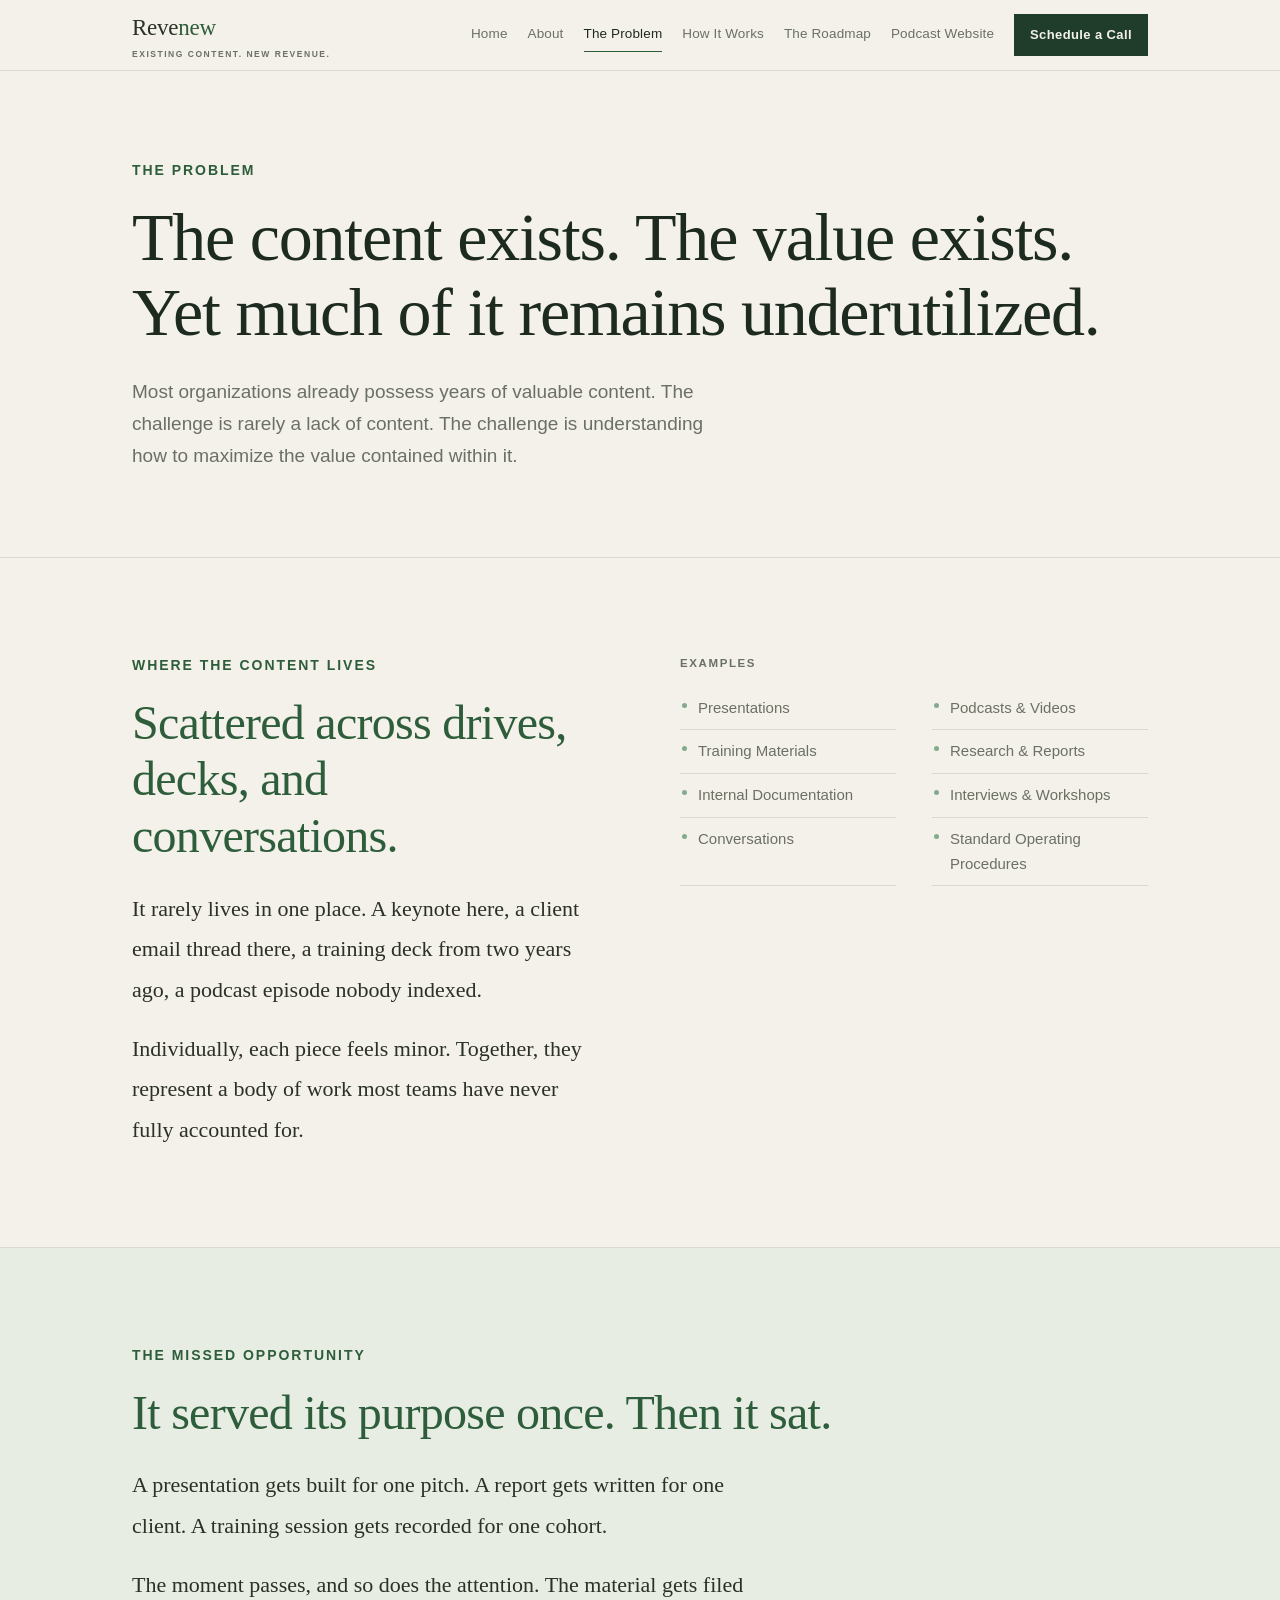
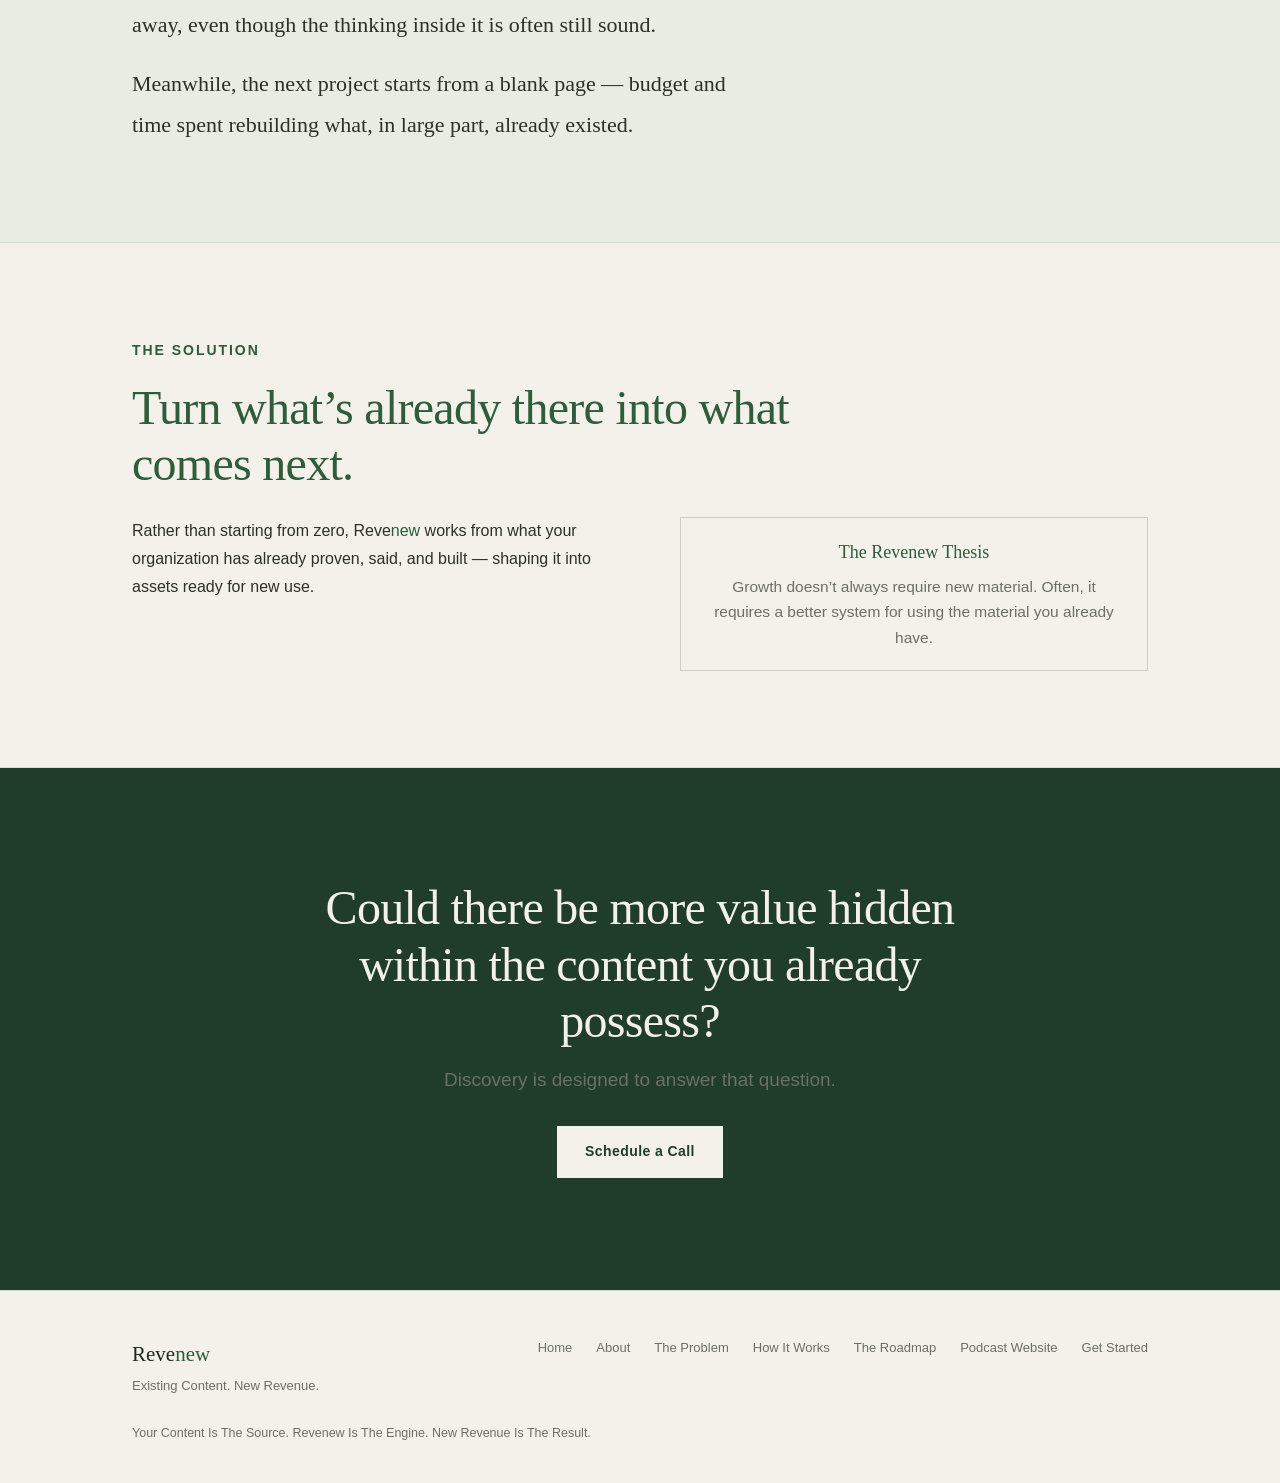
<file: problem.html>
<!DOCTYPE html><html lang="en"><head>
<meta charset="utf-8">
<meta name="viewport" content="width=device-width, initial-scale=1">
<title>The Problem — Revenew</title>
<meta name="description" content="Revenew transforms existing content into focused assets and new revenue opportunities. Existing Content. New Revenue.">
<link rel="stylesheet" href="style.css">
</head><body>
<nav class="nav">
  <input type="checkbox" id="mtoggle" hidden>
  <div class="wrap"><div class="nav-inner">
  <a href="index.html" class="nav-logo">Reve<span class="g">new</span><span class="logo-tag">Existing Content. New Revenue.</span></a>
  <div class="nav-links"><a href="index.html" class="nav-link">Home</a><a href="about.html" class="nav-link">About</a><a href="problem.html" class="nav-link active">The Problem</a><a href="how-it-works.html" class="nav-link">How It Works</a><a href="revenew-roadmap.html" class="nav-link">The Roadmap</a><a href="podcast-website.html" class="nav-link">Podcast Website</a><a href="get-started.html" class="nav-cta">Schedule a Call</a></div>
  <label class="nav-burger" for="mtoggle" aria-label="Open menu"><span></span><span></span><span></span></label>
</div></div>
<div class="nav-mobile"><a href="index.html" class="nav-link">Home</a><a href="about.html" class="nav-link">About</a><a href="problem.html" class="nav-link active">The Problem</a><a href="how-it-works.html" class="nav-link">How It Works</a><a href="revenew-roadmap.html" class="nav-link">The Roadmap</a><a href="podcast-website.html" class="nav-link">Podcast Website</a><a href="get-started.html" class="nav-cta">Schedule a Call</a></div>
</nav>
<main>
<section class="section-hero"><div class="wrap">
  <div class="eyebrow">The Problem</div>
  <h1 class="h1">The content exists. The value exists. Yet much of it remains underutilized.</h1>
  <p class="lead" style="margin-top:26px;">Most organizations already possess years of valuable content. The challenge is rarely a lack of content. The challenge is understanding how to maximize the value contained within it.</p>
</div></section>

<section class="section"><div class="wrap">
  <div class="two-col">
    <div>
      <div class="eyebrow">Where The Content Lives</div>
      <h2 class="h2">Scattered across drives, decks, and conversations.</h2>
      <div class="staccato">
        <p style="margin-top:0;">It rarely lives in one place. A keynote here, a client email thread there, a training deck from two years ago, a podcast episode nobody indexed.</p>
        <p>Individually, each piece feels minor. Together, they represent a body of work most teams have never fully accounted for.</p>
      </div>
    </div>
    <div>
      <div class="minilabel">Examples</div>
      <div class="chips"><div class="c">Presentations</div><div class="c">Podcasts &amp; Videos</div><div class="c">Training Materials</div><div class="c">Research &amp; Reports</div><div class="c">Internal Documentation</div><div class="c">Interviews &amp; Workshops</div><div class="c">Conversations</div><div class="c">Standard Operating Procedures</div></div>
    </div>
  </div>
</div></section>

<section class="section-panel"><div class="wrap">
  <div class="eyebrow">The Missed Opportunity</div>
  <h2 class="h2" style="max-width:820px;">It served its purpose once. Then it sat.</h2>
  <div class="staccato" style="margin-top:24px;">
    <p style="margin-top:0;">A presentation gets built for one pitch. A report gets written for one client. A training session gets recorded for one cohort.</p>
    <p>The moment passes, and so does the attention. The material gets filed away, even though the thinking inside it is often still sound.</p>
    <p>Meanwhile, the next project starts from a blank page &#8212; budget and time spent rebuilding what, in large part, already existed.</p>
  </div>
</div></section>

<section class="section"><div class="wrap">
  <div class="eyebrow">The Solution</div>
  <h2 class="h2" style="max-width:680px;">Turn what&rsquo;s already there into what comes next.</h2>
  <div class="two-col" style="margin-top:8px;">
    <div>
      <p class="body-text">Rather than starting from zero, <span class="bm"><span class="bm-r">Reve</span><span class="bm-n">new</span></span> works from what your organization has already proven, said, and built &#8212; shaping it into assets ready for new use.</p>
    </div>
    <div>
      <div class="notebox"><div class="nh">The Revenew Thesis</div><p>Growth doesn&rsquo;t always require new material. Often, it requires a better system for using the material you already have.</p></div>
    </div>
  </div>
</div></section>

<section class="section-dark"><div class="wrap" style="text-align:center;">
  <h2 class="h2" style="color:var(--bg);max-width:720px;margin:0 auto 14px;">Could there be more value hidden within the content you already possess?</h2>
  <p class="lead" style="color:var(--faint);margin:0 auto 30px;">Discovery is designed to answer that question.</p>
  <a class="btn btn-light" href="get-started.html">Schedule a Call</a>
</div></section>
</main>
<footer class="footer"><div class="wrap"><div class="footer-inner">
  <div>
    <div class="fmark">Reve<span class="g">new</span></div>
    <div class="ftag">Existing Content. New Revenue.</div>
  </div>
  <nav class="fnav"><a href="index.html">Home</a><a href="about.html">About</a><a href="problem.html">The Problem</a><a href="how-it-works.html">How It Works</a><a href="revenew-roadmap.html">The Roadmap</a><a href="podcast-website.html">Podcast Website</a><a href="get-started.html">Get Started</a></nav>
</div>
<div class="fcopy">Your Content Is The Source. Revenew Is The Engine. New Revenue Is The Result.</div>
</div></footer>
</body></html>
</file>
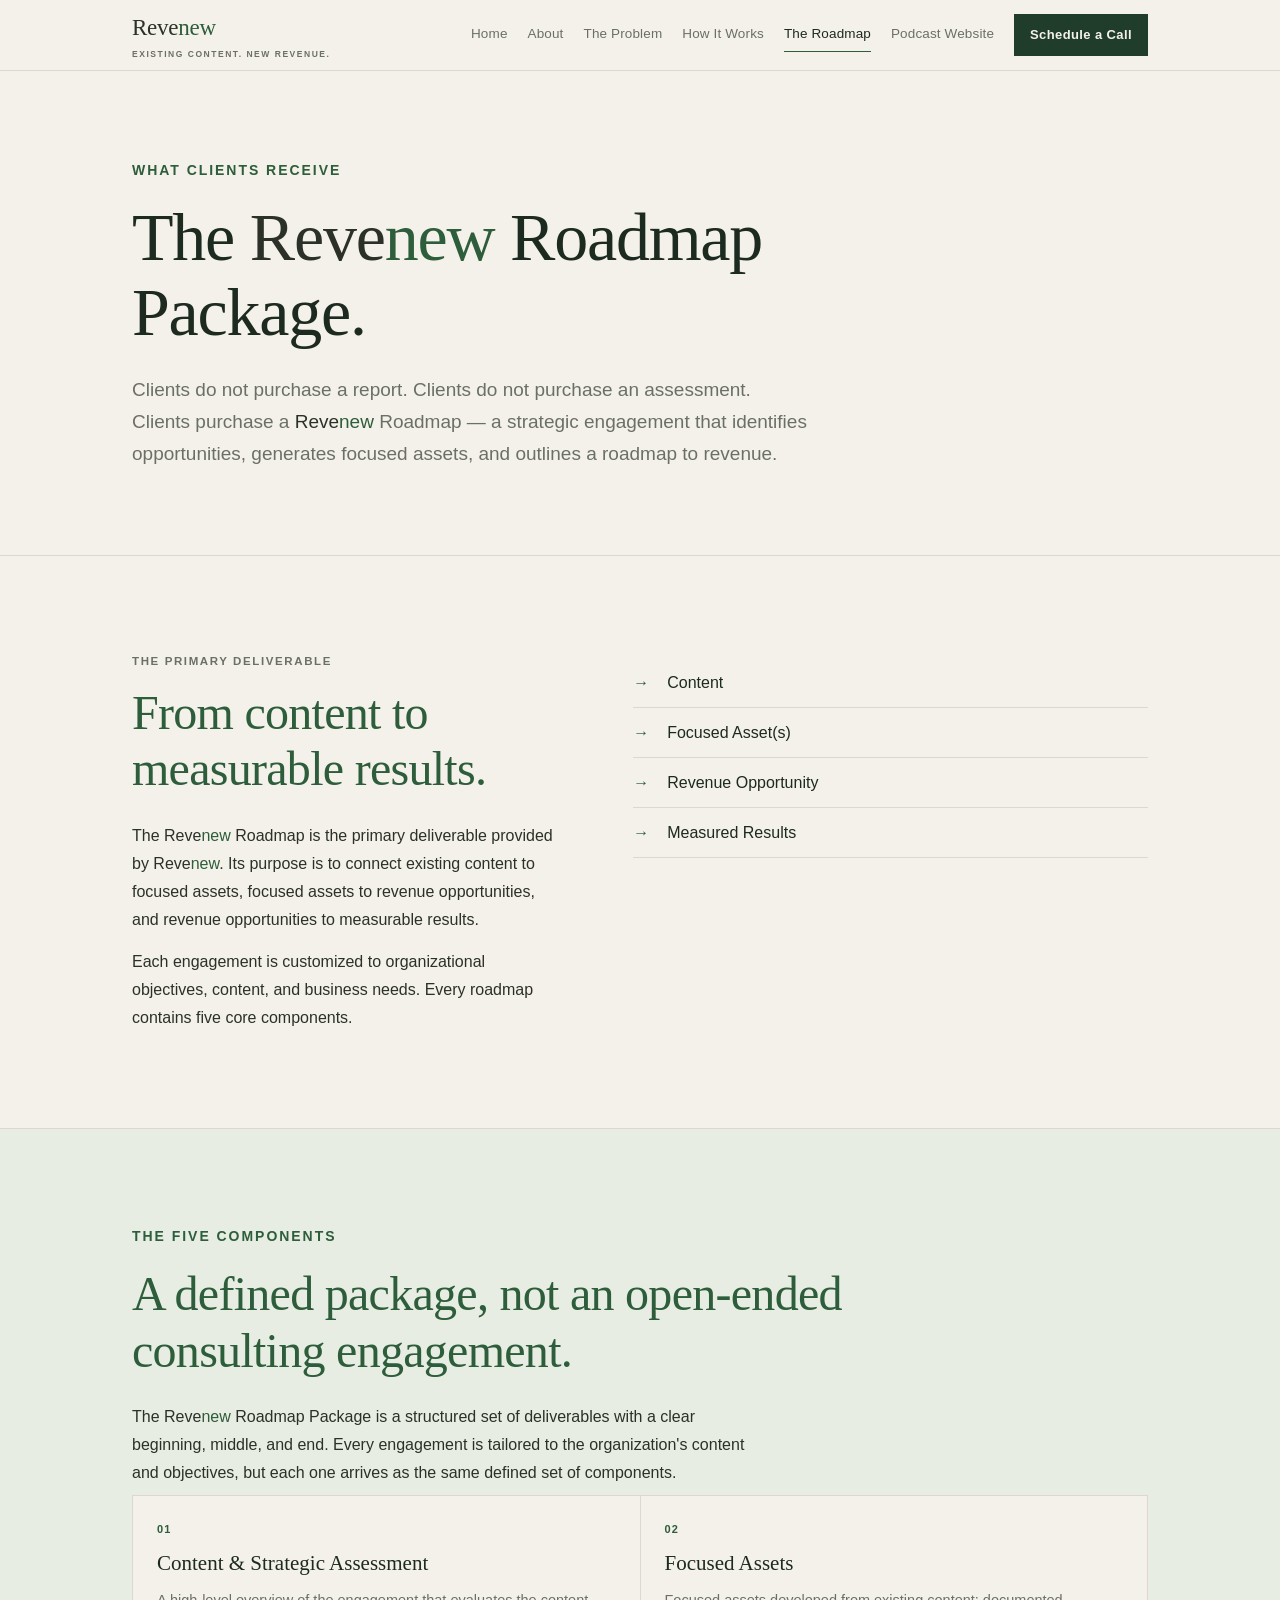
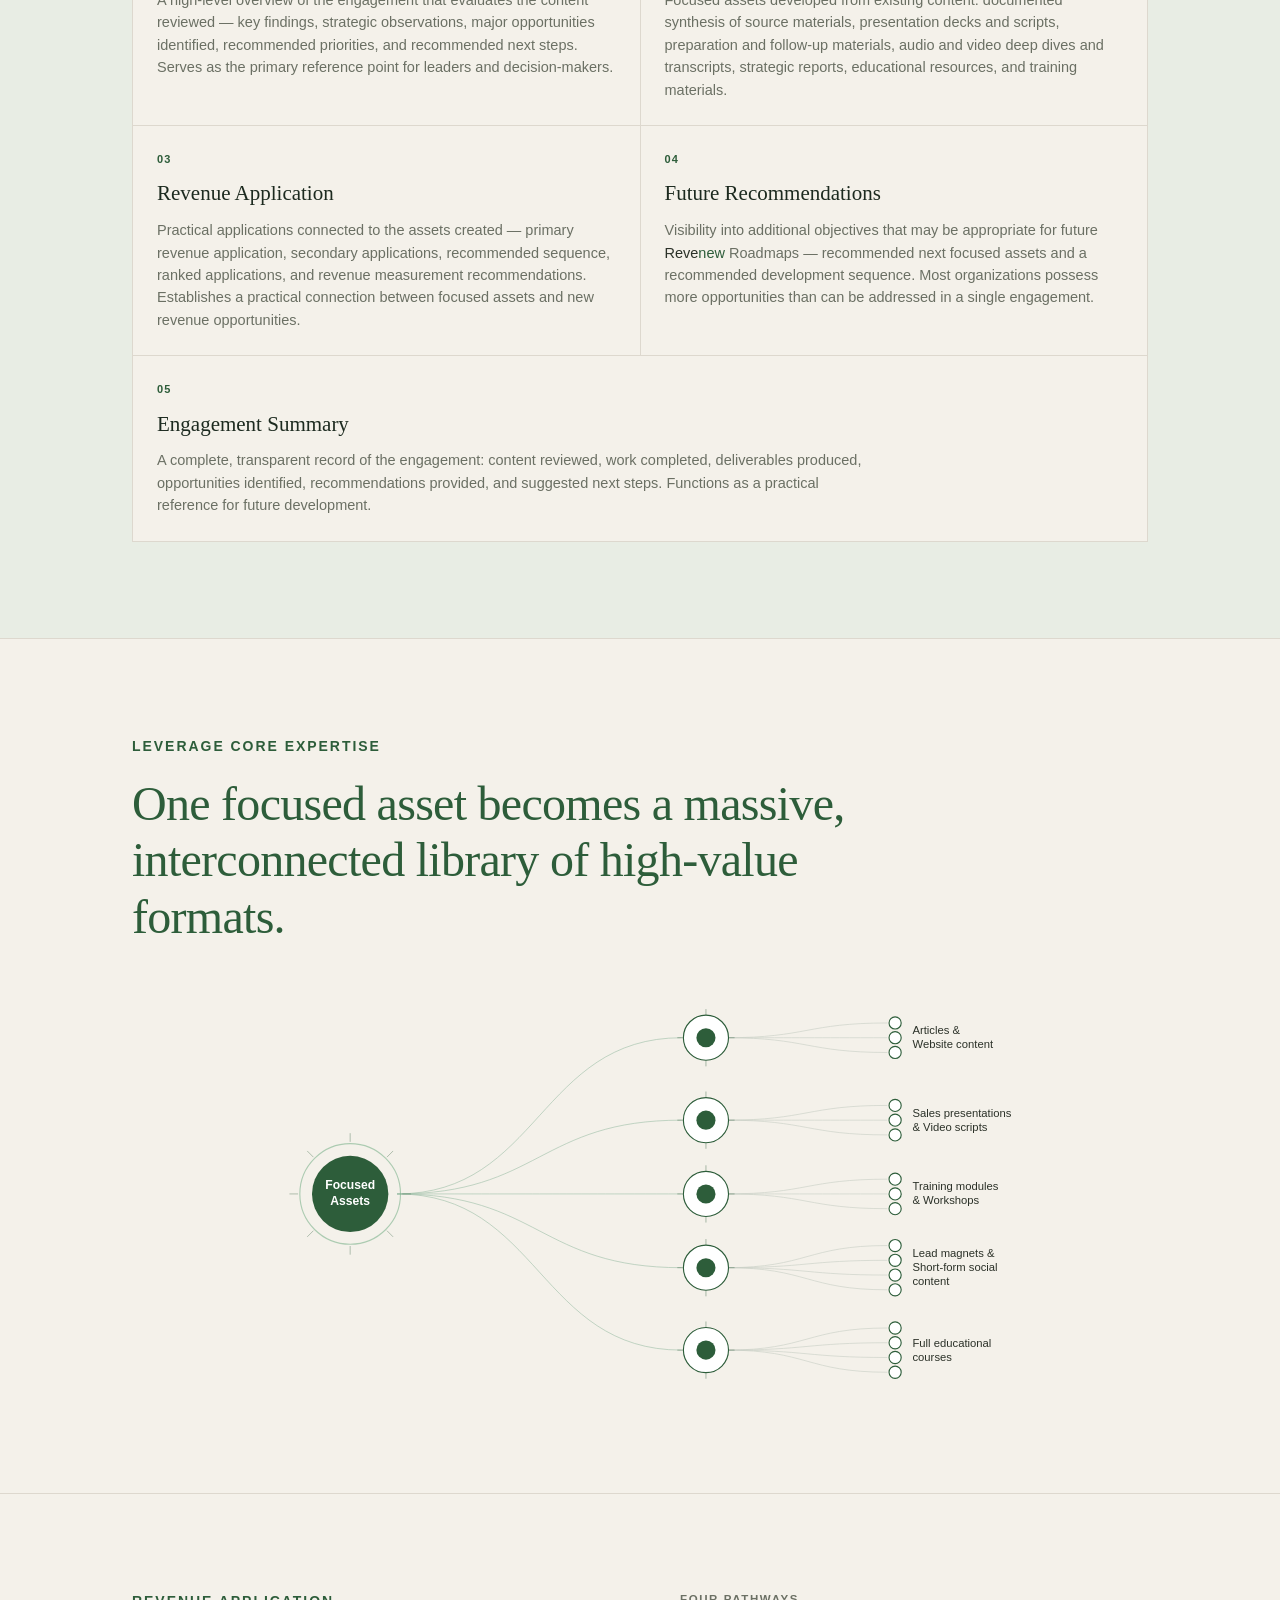
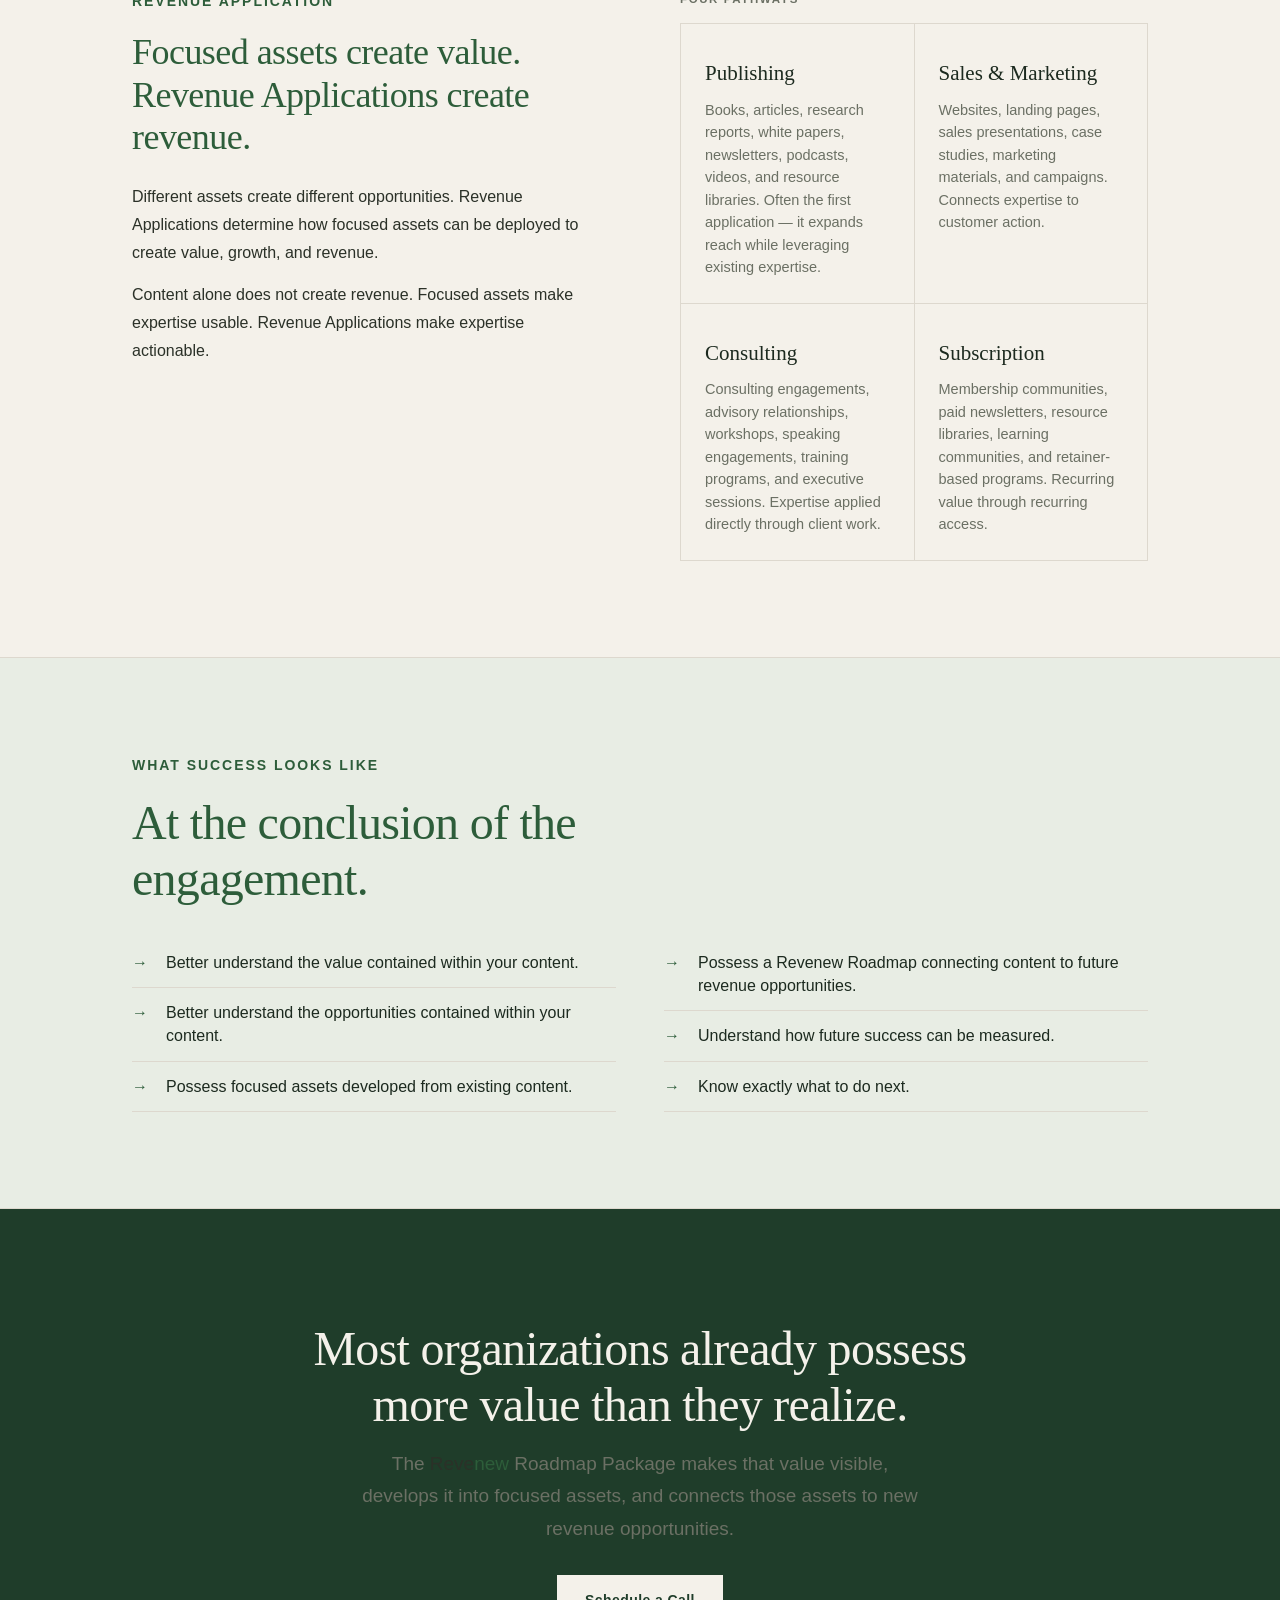
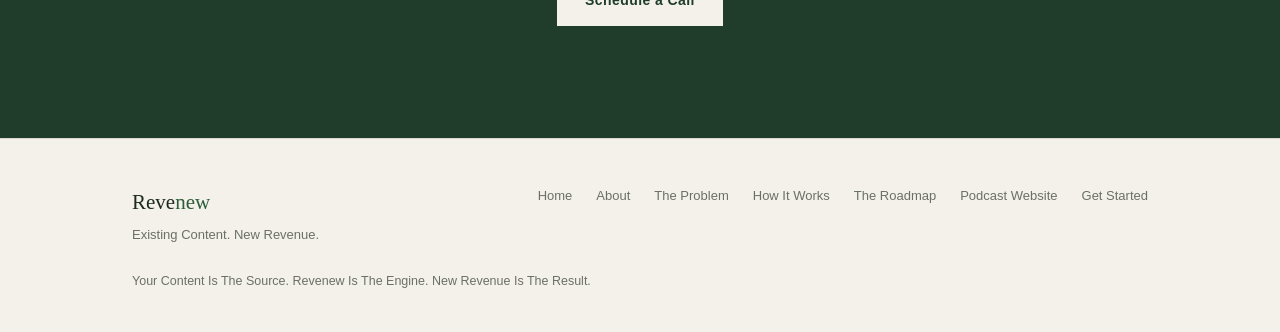
<file: revenew-roadmap.html>
<!DOCTYPE html><html lang="en"><head>
<meta charset="utf-8">
<meta name="viewport" content="width=device-width, initial-scale=1">
<title>Revenew Roadmap — Revenew</title>
<meta name="description" content="Revenew transforms existing content into focused assets and new revenue opportunities. Existing Content. New Revenue.">
<link rel="stylesheet" href="style.css">
</head><body>
<nav class="nav">
  <input type="checkbox" id="mtoggle" hidden>
  <div class="wrap"><div class="nav-inner">
  <a href="index.html" class="nav-logo">Reve<span class="g">new</span><span class="logo-tag">Existing Content. New Revenue.</span></a>
  <div class="nav-links"><a href="index.html" class="nav-link">Home</a><a href="about.html" class="nav-link">About</a><a href="problem.html" class="nav-link">The Problem</a><a href="how-it-works.html" class="nav-link">How It Works</a><a href="revenew-roadmap.html" class="nav-link active">The Roadmap</a><a href="podcast-website.html" class="nav-link">Podcast Website</a><a href="get-started.html" class="nav-cta">Schedule a Call</a></div>
  <label class="nav-burger" for="mtoggle" aria-label="Open menu"><span></span><span></span><span></span></label>
</div></div>
<div class="nav-mobile"><a href="index.html" class="nav-link">Home</a><a href="about.html" class="nav-link">About</a><a href="problem.html" class="nav-link">The Problem</a><a href="how-it-works.html" class="nav-link">How It Works</a><a href="revenew-roadmap.html" class="nav-link active">The Roadmap</a><a href="podcast-website.html" class="nav-link">Podcast Website</a><a href="get-started.html" class="nav-cta">Schedule a Call</a></div>
</nav>
<main>
<section class="section-hero"><div class="wrap">
  <div class="eyebrow">What Clients Receive</div>
  <h1 class="h1" style="max-width:840px;">The <span class="bm"><span class="bm-r">Reve</span><span class="bm-n">new</span></span> Roadmap Package.</h1>
  <p class="lead" style="margin-top:24px;max-width:680px;">Clients do not purchase a report. Clients do not purchase an assessment. Clients purchase a <span class="bm"><span class="bm-r">Reve</span><span class="bm-n">new</span></span> Roadmap — a strategic engagement that identifies opportunities, generates focused assets, and outlines a roadmap to revenue.</p>
</div></section>

<section class="section"><div class="wrap">
  <div class="two-col narrow-left">
    <div>
      <div class="minilabel">The Primary Deliverable</div>
      <h2 class="h2">From content to measurable results.</h2>
      <p class="body-text">The <span class="bm"><span class="bm-r">Reve</span><span class="bm-n">new</span></span> Roadmap is the primary deliverable provided by <span class="bm"><span class="bm-r">Reve</span><span class="bm-n">new</span></span>. Its purpose is to connect existing content to focused assets, focused assets to revenue opportunities, and revenue opportunities to measurable results.</p>
      <p class="body-text">Each engagement is customized to organizational objectives, content, and business needs. Every roadmap contains five core components.</p>
    </div>
    <div>
      <ul class="flist">
        <li><span>Content</span></li>
        <li><span>Focused Asset(s)</span></li>
        <li><span>Revenue Opportunity</span></li>
        <li><span>Measured Results</span></li>
      </ul>
    </div>
  </div>
</div></section>

<section class="section-panel"><div class="wrap">
  <div class="eyebrow">The Five Components</div>
  <h2 class="h2" style="max-width:820px;">A defined package, not an open-ended consulting engagement.</h2>
  <p class="body-text">The <span class="bm"><span class="bm-r">Reve</span><span class="bm-n">new</span></span> Roadmap Package is a structured set of deliverables with a clear beginning, middle, and end. Every engagement is tailored to the organization's content and objectives, but each one arrives as the same defined set of components.</p>
  <div class="card-grid five"><div class="card-cell"><div class="ci">01</div><div class="ct">Content &amp; Strategic Assessment</div><div class="cb">A high-level overview of the engagement that evaluates the content reviewed — key findings, strategic observations, major opportunities identified, recommended priorities, and recommended next steps. Serves as the primary reference point for leaders and decision-makers.</div></div><div class="card-cell"><div class="ci">02</div><div class="ct">Focused Assets</div><div class="cb">Focused assets developed from existing content: documented synthesis of source materials, presentation decks and scripts, preparation and follow-up materials, audio and video deep dives and transcripts, strategic reports, educational resources, and training materials.</div></div><div class="card-cell"><div class="ci">03</div><div class="ct">Revenue Application</div><div class="cb">Practical applications connected to the assets created — primary revenue application, secondary applications, recommended sequence, ranked applications, and revenue measurement recommendations. Establishes a practical connection between focused assets and new revenue opportunities.</div></div><div class="card-cell"><div class="ci">04</div><div class="ct">Future Recommendations</div><div class="cb">Visibility into additional objectives that may be appropriate for future <span class="bm"><span class="bm-r">Reve</span><span class="bm-n">new</span></span> Roadmaps — recommended next focused assets and a recommended development sequence. Most organizations possess more opportunities than can be addressed in a single engagement.</div></div><div class="card-cell"><div class="ci">05</div><div class="ct">Engagement Summary</div><div class="cb">A complete, transparent record of the engagement: content reviewed, work completed, deliverables produced, opportunities identified, recommendations provided, and suggested next steps. Functions as a practical reference for future development.</div></div></div>
</div></section>

<section class="section"><div class="wrap">
  <div class="eyebrow">Leverage Core Expertise</div>
  <h2 class="h2" style="max-width:820px;">One focused asset becomes a massive, interconnected library of high-value formats.</h2>
  <div class="thesis-diagram"><svg viewBox="0 0 968 470" xmlns="http://www.w3.org/2000/svg" role="img" aria-label="One focused asset leveraged into an interconnected library of high-value formats: articles and website content, sales presentations and video scripts, training modules and workshops, lead magnets and short-form social content, and full educational courses" style="width:100%;display:block;"><defs><radialGradient id="ctrCore" cx="38%" cy="35%" r="75%"><stop offset="0%" stop-color="#7EB38C"/><stop offset="100%" stop-color="#1F3D2A"/></radialGradient></defs><path d="M204,235 C368,235 368,55 532,55" fill="none" stroke="#9EBFA8" stroke-width="1" opacity="0.7"/><path d="M204,235 C368,235 368,150 532,150" fill="none" stroke="#9EBFA8" stroke-width="1" opacity="0.7"/><path d="M204,235 C368,235 368,235 532,235" fill="none" stroke="#9EBFA8" stroke-width="1" opacity="0.7"/><path d="M204,235 C368,235 368,320 532,320" fill="none" stroke="#9EBFA8" stroke-width="1" opacity="0.7"/><path d="M204,235 C368,235 368,415 532,415" fill="none" stroke="#9EBFA8" stroke-width="1" opacity="0.7"/><path d="M584,55 C676.5,55 676.5,38 769,38" fill="none" stroke="#C9CFC5" stroke-width="0.9" opacity="0.8"/><path d="M584,55 C676.5,55 676.5,55 769,55" fill="none" stroke="#C9CFC5" stroke-width="0.9" opacity="0.8"/><path d="M584,55 C676.5,55 676.5,72 769,72" fill="none" stroke="#C9CFC5" stroke-width="0.9" opacity="0.8"/><path d="M584,150 C676.5,150 676.5,133 769,133" fill="none" stroke="#C9CFC5" stroke-width="0.9" opacity="0.8"/><path d="M584,150 C676.5,150 676.5,150 769,150" fill="none" stroke="#C9CFC5" stroke-width="0.9" opacity="0.8"/><path d="M584,150 C676.5,150 676.5,167 769,167" fill="none" stroke="#C9CFC5" stroke-width="0.9" opacity="0.8"/><path d="M584,235 C676.5,235 676.5,218 769,218" fill="none" stroke="#C9CFC5" stroke-width="0.9" opacity="0.8"/><path d="M584,235 C676.5,235 676.5,235 769,235" fill="none" stroke="#C9CFC5" stroke-width="0.9" opacity="0.8"/><path d="M584,235 C676.5,235 676.5,252 769,252" fill="none" stroke="#C9CFC5" stroke-width="0.9" opacity="0.8"/><path d="M584,320 C676.5,320 676.5,294.5 769,294.5" fill="none" stroke="#C9CFC5" stroke-width="0.9" opacity="0.8"/><path d="M584,320 C676.5,320 676.5,311.5 769,311.5" fill="none" stroke="#C9CFC5" stroke-width="0.9" opacity="0.8"/><path d="M584,320 C676.5,320 676.5,328.5 769,328.5" fill="none" stroke="#C9CFC5" stroke-width="0.9" opacity="0.8"/><path d="M584,320 C676.5,320 676.5,345.5 769,345.5" fill="none" stroke="#C9CFC5" stroke-width="0.9" opacity="0.8"/><path d="M584,415 C676.5,415 676.5,389.5 769,389.5" fill="none" stroke="#C9CFC5" stroke-width="0.9" opacity="0.8"/><path d="M584,415 C676.5,415 676.5,406.5 769,406.5" fill="none" stroke="#C9CFC5" stroke-width="0.9" opacity="0.8"/><path d="M584,415 C676.5,415 676.5,423.5 769,423.5" fill="none" stroke="#C9CFC5" stroke-width="0.9" opacity="0.8"/><path d="M584,415 C676.5,415 676.5,440.5 769,440.5" fill="none" stroke="#C9CFC5" stroke-width="0.9" opacity="0.8"/><circle cx="778" cy="38" r="7" fill="#FFFFFF" stroke="#2D5D3A" stroke-width="1.3"/><circle cx="778" cy="55" r="7" fill="#FFFFFF" stroke="#2D5D3A" stroke-width="1.3"/><circle cx="778" cy="72" r="7" fill="#FFFFFF" stroke="#2D5D3A" stroke-width="1.3"/><circle cx="778" cy="133" r="7" fill="#FFFFFF" stroke="#2D5D3A" stroke-width="1.3"/><circle cx="778" cy="150" r="7" fill="#FFFFFF" stroke="#2D5D3A" stroke-width="1.3"/><circle cx="778" cy="167" r="7" fill="#FFFFFF" stroke="#2D5D3A" stroke-width="1.3"/><circle cx="778" cy="218" r="7" fill="#FFFFFF" stroke="#2D5D3A" stroke-width="1.3"/><circle cx="778" cy="235" r="7" fill="#FFFFFF" stroke="#2D5D3A" stroke-width="1.3"/><circle cx="778" cy="252" r="7" fill="#FFFFFF" stroke="#2D5D3A" stroke-width="1.3"/><circle cx="778" cy="294.5" r="7" fill="#FFFFFF" stroke="#2D5D3A" stroke-width="1.3"/><circle cx="778" cy="311.5" r="7" fill="#FFFFFF" stroke="#2D5D3A" stroke-width="1.3"/><circle cx="778" cy="328.5" r="7" fill="#FFFFFF" stroke="#2D5D3A" stroke-width="1.3"/><circle cx="778" cy="345.5" r="7" fill="#FFFFFF" stroke="#2D5D3A" stroke-width="1.3"/><circle cx="778" cy="389.5" r="7" fill="#FFFFFF" stroke="#2D5D3A" stroke-width="1.3"/><circle cx="778" cy="406.5" r="7" fill="#FFFFFF" stroke="#2D5D3A" stroke-width="1.3"/><circle cx="778" cy="423.5" r="7" fill="#FFFFFF" stroke="#2D5D3A" stroke-width="1.3"/><circle cx="778" cy="440.5" r="7" fill="#FFFFFF" stroke="#2D5D3A" stroke-width="1.3"/><path d="M527,55 H537 M583,55 H593 M560,22 V32 M560,78 V88" stroke="#2D5D3A" stroke-width="1" opacity="0.45"/><circle cx="560" cy="55" r="26" fill="#FFFFFF" stroke="#2D5D3A" stroke-width="1.3"/><circle cx="560" cy="55" r="11" fill="#2D5D3A"/><path d="M527,150 H537 M583,150 H593 M560,117 V127 M560,173 V183" stroke="#2D5D3A" stroke-width="1" opacity="0.45"/><circle cx="560" cy="150" r="26" fill="#FFFFFF" stroke="#2D5D3A" stroke-width="1.3"/><circle cx="560" cy="150" r="11" fill="#2D5D3A"/><path d="M527,235 H537 M583,235 H593 M560,202 V212 M560,258 V268" stroke="#2D5D3A" stroke-width="1" opacity="0.45"/><circle cx="560" cy="235" r="26" fill="#FFFFFF" stroke="#2D5D3A" stroke-width="1.3"/><circle cx="560" cy="235" r="11" fill="#2D5D3A"/><path d="M527,320 H537 M583,320 H593 M560,287 V297 M560,343 V353" stroke="#2D5D3A" stroke-width="1" opacity="0.45"/><circle cx="560" cy="320" r="26" fill="#FFFFFF" stroke="#2D5D3A" stroke-width="1.3"/><circle cx="560" cy="320" r="11" fill="#2D5D3A"/><path d="M527,415 H537 M583,415 H593 M560,382 V392 M560,438 V448" stroke="#2D5D3A" stroke-width="1" opacity="0.45"/><circle cx="560" cy="415" r="26" fill="#FFFFFF" stroke="#2D5D3A" stroke-width="1.3"/><circle cx="560" cy="415" r="11" fill="#2D5D3A"/><line x1="210" y1="235" x2="220" y2="235" stroke="#2D5D3A" stroke-width="1" opacity="0.4"/><line x1="192.4" y1="277.4" x2="199.5" y2="284.5" stroke="#2D5D3A" stroke-width="1" opacity="0.4"/><line x1="150" y1="295" x2="150" y2="305" stroke="#2D5D3A" stroke-width="1" opacity="0.4"/><line x1="107.6" y1="277.4" x2="100.5" y2="284.5" stroke="#2D5D3A" stroke-width="1" opacity="0.4"/><line x1="90" y1="235" x2="80" y2="235" stroke="#2D5D3A" stroke-width="1" opacity="0.4"/><line x1="107.6" y1="192.6" x2="100.5" y2="185.5" stroke="#2D5D3A" stroke-width="1" opacity="0.4"/><line x1="150" y1="175" x2="150" y2="165" stroke="#2D5D3A" stroke-width="1" opacity="0.4"/><line x1="192.4" y1="192.6" x2="199.5" y2="185.5" stroke="#2D5D3A" stroke-width="1" opacity="0.4"/><circle cx="150" cy="235" r="58" fill="none" stroke="#7EB38C" stroke-width="1.3" opacity="0.6"/><circle cx="150" cy="235" r="44" fill="#2D5D3A"/><text x="150" y="229" text-anchor="middle" font-family="Helvetica Neue,Helvetica,Arial,sans-serif" font-size="14" font-weight="600" fill="#FFFFFF">Focused</text><text x="150" y="248" text-anchor="middle" font-family="Helvetica Neue,Helvetica,Arial,sans-serif" font-size="14" font-weight="600" fill="#FFFFFF">Assets</text><text x="798" y="51" font-family="Helvetica Neue,Helvetica,Arial,sans-serif" font-size="13" font-weight="500" fill="#2B3128"><tspan x="798" dy="0">Articles &</tspan><tspan x="798" dy="16">Website content</tspan></text><text x="798" y="146" font-family="Helvetica Neue,Helvetica,Arial,sans-serif" font-size="13" font-weight="500" fill="#2B3128"><tspan x="798" dy="0">Sales presentations</tspan><tspan x="798" dy="16">& Video scripts</tspan></text><text x="798" y="231" font-family="Helvetica Neue,Helvetica,Arial,sans-serif" font-size="13" font-weight="500" fill="#2B3128"><tspan x="798" dy="0">Training modules</tspan><tspan x="798" dy="16">& Workshops</tspan></text><text x="798" y="308" font-family="Helvetica Neue,Helvetica,Arial,sans-serif" font-size="13" font-weight="500" fill="#2B3128"><tspan x="798" dy="0">Lead magnets &</tspan><tspan x="798" dy="16">Short-form social</tspan><tspan x="798" dy="16">content</tspan></text><text x="798" y="411" font-family="Helvetica Neue,Helvetica,Arial,sans-serif" font-size="13" font-weight="500" fill="#2B3128"><tspan x="798" dy="0">Full educational</tspan><tspan x="798" dy="16">courses</tspan></text></svg></div>
</div></section>

<section class="section"><div class="wrap">
  <div class="two-col">
    <div>
      <div class="eyebrow">Revenue Application</div>
      <h2 class="h2" style="font-size:clamp(26px,3.2vw,36px);">Focused assets create value. Revenue Applications create revenue.</h2>
      <p class="body-text">Different assets create different opportunities. Revenue Applications determine how focused assets can be deployed to create value, growth, and revenue.</p>
      <p class="body-text">Content alone does not create revenue. Focused assets make expertise usable. Revenue Applications make expertise actionable.</p>
    </div>
    <div>
      <div class="minilabel">Four Pathways</div>
      <div class="card-grid"><div class="card-cell"><div class="ct">Publishing</div><div class="cb">Books, articles, research reports, white papers, newsletters, podcasts, videos, and resource libraries. Often the first application — it expands reach while leveraging existing expertise.</div></div><div class="card-cell"><div class="ct">Sales &amp; Marketing</div><div class="cb">Websites, landing pages, sales presentations, case studies, marketing materials, and campaigns. Connects expertise to customer action.</div></div><div class="card-cell"><div class="ct">Consulting</div><div class="cb">Consulting engagements, advisory relationships, workshops, speaking engagements, training programs, and executive sessions. Expertise applied directly through client work.</div></div><div class="card-cell"><div class="ct">Subscription</div><div class="cb">Membership communities, paid newsletters, resource libraries, learning communities, and retainer-based programs. Recurring value through recurring access.</div></div></div>
    </div>
  </div>
</div></section>

<section class="section-panel"><div class="wrap">
  <div class="eyebrow">What Success Looks Like</div>
  <h2 class="h2" style="max-width:680px;">At the conclusion of the engagement.</h2>
  <div class="two-col" style="gap:48px;">
    <ul class="flist">
      <li><span>Better understand the value contained within your content.</span></li>
      <li><span>Better understand the opportunities contained within your content.</span></li>
      <li><span>Possess focused assets developed from existing content.</span></li>
    </ul>
    <ul class="flist">
      <li><span>Possess a Revenew Roadmap connecting content to future revenue opportunities.</span></li>
      <li><span>Understand how future success can be measured.</span></li>
      <li><span>Know exactly what to do next.</span></li>
    </ul>
  </div>
</div></section>

<section class="section-dark"><div class="wrap" style="text-align:center;">
  <h2 class="h2" style="color:var(--bg);max-width:720px;margin:0 auto 14px;">Most organizations already possess more value than they realize.</h2>
  <p class="lead" style="color:var(--faint);margin:0 auto 30px;max-width:560px;">The <span class="bm"><span class="bm-r">Reve</span><span class="bm-n">new</span></span> Roadmap Package makes that value visible, develops it into focused assets, and connects those assets to new revenue opportunities.</p>
  <a class="btn btn-light" href="get-started.html">Schedule a Call</a>
</div></section>
</main>
<footer class="footer"><div class="wrap"><div class="footer-inner">
  <div>
    <div class="fmark">Reve<span class="g">new</span></div>
    <div class="ftag">Existing Content. New Revenue.</div>
  </div>
  <nav class="fnav"><a href="index.html">Home</a><a href="about.html">About</a><a href="problem.html">The Problem</a><a href="how-it-works.html">How It Works</a><a href="revenew-roadmap.html">The Roadmap</a><a href="podcast-website.html">Podcast Website</a><a href="get-started.html">Get Started</a></nav>
</div>
<div class="fcopy">Your Content Is The Source. Revenew Is The Engine. New Revenue Is The Result.</div>
</div></footer>
</body></html>
</file>
<file: style.css>
/* ============================================================
   REVENEW — Website
   Brand Kit aligned: forest green + warm cream + serif typography.
   System serif (Georgia/Times New Roman) · system sans · multi-page.
   No external font loading — renders identically everywhere.
   ============================================================ */

:root{
  /* Dark backgrounds */
  --forest:#1F3D2A;--forest-mid:#284533;--forest-circle:#264030;
  /* Light backgrounds */
  --cream:#F4F1EA;--cream-mid:#E8EDE4;
  /* Greens */
  --green-heading:#2D5D3A;--green-accent:#7EB38C;--green-accent2:#9ECAAA;
  --green-bullet:#6E9E7C;--green-rule:#9EBFA8;--green-muted:#6B7064;
  /* Text */
  --text-dark:#1C2A1F;--text-body:#2B3128;--text-muted:#6B7064;--text-pgnum:#899082;--quote-text:#E6EFE8;

  --bg:var(--cream);--panel:var(--cream-mid);--ink:var(--text-dark);--muted:var(--text-muted);--faint:var(--green-muted);
  --accent:var(--green-heading);--billgreen:var(--green-heading);--line:#DDD8CE;--line2:#C9CFC5;--white:#FFFFFF;

  --serif:Georgia,'Times New Roman',Times,serif;--sans:'Helvetica Neue',Helvetica,Arial,sans-serif;
  --ease-out:cubic-bezier(0.0,0.0,0.2,1.0);--dur-fast:120ms;--dur-base:200ms;
}
*,*::before,*::after{box-sizing:border-box;margin:0;padding:0;}
html{scroll-behavior:smooth;}
body{background:var(--cream);color:var(--text-body);font-family:var(--sans);font-size:17px;line-height:1.65;-webkit-font-smoothing:antialiased;min-height:100vh;display:flex;flex-direction:column;}
main{flex:1;}
img,svg{display:block;max-width:100%;}
a{color:inherit;text-decoration:none;}
.wrap{width:100%;max-width:1080px;margin:0 auto;padding:0 32px;}
.wrap-narrow{max-width:760px;margin:0 auto;padding:0 32px;}

.nav{position:sticky;top:0;z-index:100;background:rgba(244,241,234,0.94);backdrop-filter:blur(12px);border-bottom:1px solid var(--line);}
.nav-inner{display:flex;align-items:center;justify-content:space-between;height:70px;}
.nav-logo{font-family:var(--serif);font-size:23px;font-weight:400;letter-spacing:-0.01em;color:var(--text-body);cursor:pointer;}
.nav-logo .g{color:var(--green-heading);}
.nav-logo .logo-tag{display:block;font-family:var(--sans);font-size:8.5px;font-weight:600;letter-spacing:0.18em;text-transform:uppercase;color:var(--text-muted);margin-top:1px;}
.nav-links{display:flex;gap:26px;align-items:center;}
.nav-link{font-size:13.5px;font-weight:500;letter-spacing:0.01em;color:var(--text-muted);padding:5px 0;border-bottom:1.5px solid transparent;transition:color .15s;white-space:nowrap;}
.nav-link:hover{color:var(--text-dark);}
.nav-link.active{color:var(--text-dark);border-bottom-color:var(--green-heading);}
.nav-cta{background:var(--forest);color:var(--cream);font-size:13px;font-weight:600;letter-spacing:0.03em;padding:10px 20px;transition:background .15s;white-space:nowrap;}
.nav-cta:hover{background:var(--green-heading);}
.nav-burger{display:none;background:none;border:none;cursor:pointer;padding:8px;flex-direction:column;gap:5px;}
.nav-burger span{display:block;width:22px;height:1.5px;background:var(--text-dark);}
.nav-mobile{display:none;flex-direction:column;border-top:1px solid var(--line);background:var(--cream);padding:8px 0 16px;}
#mtoggle:checked ~ .nav-mobile{display:flex;}
.nav-mobile .nav-link{padding:12px 32px;font-size:15px;border-bottom:1px solid var(--line);}
.nav-mobile .nav-link.active{color:var(--green-heading);}
.nav-mobile .nav-cta{margin:12px 32px 0;text-align:center;display:block;padding:12px 20px;}

.eyebrow{font-family:var(--sans);font-size:14px;font-weight:700;letter-spacing:0.14em;text-transform:uppercase;color:var(--green-heading);margin-bottom:18px;}
.eyebrow .g{color:var(--green-heading);}
.display{font-family:var(--serif);font-weight:400;letter-spacing:-0.02em;line-height:1.06;font-size:clamp(52px,7.5vw,84px);}
.h1{font-family:var(--serif);font-weight:400;letter-spacing:-0.018em;line-height:1.1;font-size:clamp(44px,6vw,68px);color:var(--text-dark);}
.h2{font-family:var(--serif);font-weight:400;letter-spacing:-0.015em;line-height:1.18;font-size:clamp(34px,4.2vw,48px);margin-bottom:24px;color:var(--green-heading);}
.h3{font-family:var(--serif);font-weight:400;letter-spacing:-0.01em;line-height:1.3;font-size:clamp(22px,2.5vw,27px);margin-bottom:12px;color:var(--green-heading);}
.lead{font-size:clamp(17px,1.8vw,19px);color:var(--text-muted);line-height:1.7;max-width:600px;}
.body-text{color:var(--text-body);font-size:16px;line-height:1.75;max-width:640px;}
.body-text+.body-text{margin-top:14px;}
.staccato{font-family:var(--serif);font-size:clamp(18px,2vw,22px);line-height:1.85;color:var(--text-body);max-width:620px;}
.staccato strong{color:var(--text-dark);font-weight:700;}
.staccato p+p{margin-top:18px;}
.bm .bm-r{color:var(--text-body);} .bm .bm-n{color:var(--green-heading);}
em{font-style:italic;}

.section{padding:96px 0;border-top:1px solid var(--line);}
.section:first-of-type{border-top:none;}
.section-hero{padding:88px 0 84px;}
.section-panel{padding:96px 0;background:var(--cream-mid);border-top:1px solid var(--line);}
.section-dark{padding:112px 0;background:var(--forest);color:var(--cream);border-top:1px solid var(--line);}
.section-tight{padding:64px 0;}

.btn{display:inline-flex;align-items:center;gap:8px;font-family:var(--sans);font-size:14px;font-weight:600;letter-spacing:0.03em;padding:14px 28px;border-radius:0;border:none;cursor:pointer;transition:background .15s,color .15s,border-color .15s;}
.btn-primary{background:var(--forest);color:var(--cream);}
.btn-primary:hover{background:var(--green-heading);}
.btn-ghost{background:transparent;color:var(--text-dark);border:1px solid var(--line2);}
.btn-ghost:hover{border-color:var(--text-dark);}
.btn-light{background:var(--cream);color:var(--forest);}
.btn-light:hover{background:var(--green-accent2);color:var(--forest);}
.btn-ghost-light{background:transparent;color:var(--cream);border:1px solid rgba(244,241,234,.35);}
.btn-ghost-light:hover{border-color:rgba(244,241,234,.7);}
.btn-row{display:flex;gap:14px;flex-wrap:wrap;margin-top:36px;}

.two-col{display:grid;grid-template-columns:1fr 1fr;gap:80px;align-items:start;}
.hero-grid{grid-template-columns:1fr 1.15fr;}
.two-col-center{align-items:center;}
.narrow-left{grid-template-columns:.9fr 1.1fr;}

.thesis-row{display:grid;grid-template-columns:90px 1fr;gap:20px;align-items:baseline;padding:16px 0;border-bottom:1px solid var(--line);}
.thesis-label{font-size:10.5px;font-weight:600;letter-spacing:0.14em;text-transform:uppercase;color:var(--green-muted);}
.thesis-line{font-family:var(--serif);font-size:clamp(17px,1.8vw,20px);font-weight:400;color:var(--text-dark);}
.thesis-line em{font-style:italic;color:var(--green-heading);}

.funnel-visual{position:relative;display:flex;flex-direction:column;align-items:center;}
.funnel-art{width:100%;max-width:560px;}
.funnel-caption{margin-top:6px;text-align:center;font-size:14px;font-weight:500;color:var(--text-muted);max-width:340px;line-height:1.5;}

.formula-band{background:var(--cream-mid);border-top:1px solid var(--line);border-bottom:1px solid var(--line);}
.formula-inner{display:flex;align-items:center;justify-content:center;gap:clamp(24px,5vw,80px);padding:40px 0;flex-wrap:wrap;}
.formula-item{text-align:center;}
.formula-word{font-family:var(--serif);font-size:clamp(22px,2.6vw,30px);font-weight:400;color:var(--text-dark);}
.formula-word.green{color:var(--green-heading);}
.formula-word .bm-n{color:var(--green-heading);}
.formula-desc{font-size:10.5px;font-weight:600;letter-spacing:0.14em;text-transform:uppercase;color:var(--green-muted);margin-top:6px;}
.formula-arrow{font-size:22px;color:var(--green-muted);line-height:1;}

.thesis-diagram{margin:44px auto 0;max-width:840px;}
.engine-diagram{margin:8px auto 0;max-width:600px;}

.card-grid{display:grid;grid-template-columns:repeat(2,1fr);gap:1px;background:var(--line);border:1px solid var(--line);margin-top:8px;}
.card-grid.three{grid-template-columns:repeat(3,1fr);}
.card-cell{background:var(--cream);padding:24px 24px;}
.card-cell .ci{font-family:var(--sans);font-size:11px;font-weight:700;letter-spacing:0.1em;color:var(--green-heading);}
.card-cell .ct{font-family:var(--serif);font-size:21px;font-weight:400;color:var(--text-dark);margin:8px 0 8px;}
.card-cell .cb{font-size:14.5px;color:var(--text-muted);line-height:1.55;}

.steps{margin-top:8px;}
.step{display:grid;grid-template-columns:54px 1fr;gap:22px;padding:22px 0;border-top:1px solid var(--line);align-items:start;}
.step:last-child{border-bottom:1px solid var(--line);}
.step .sn{font-family:var(--serif);font-size:32px;font-weight:400;color:var(--green-heading);line-height:1;}
.step .sh{font-family:var(--serif);font-size:22px;font-weight:400;color:var(--green-heading);margin-bottom:6px;}
.step .sb{font-size:15px;color:var(--text-muted);line-height:1.6;max-width:640px;}

.flist{list-style:none;margin:6px 0 0;}
.flist li{display:grid;grid-template-columns:24px 1fr;gap:10px;padding:13px 0;border-bottom:1px solid var(--line);color:var(--text-dark);font-size:16px;line-height:1.45;align-items:baseline;}
.flist li::before{content:"\2192";color:var(--green-heading);font-weight:600;}
.flist.muted li{color:var(--text-muted);}

.rows{list-style:none;margin:6px 0 0;}
.rows li{position:relative;padding:11px 0 11px 22px;border-bottom:1px solid var(--line);color:var(--text-muted);font-size:15.5px;}
.rows li::before{content:"";position:absolute;left:2px;top:18px;width:6px;height:6px;border-radius:50%;background:var(--green-bullet);}

.chips{display:grid;grid-template-columns:1fr 1fr;gap:0 36px;}
.chips .c{position:relative;padding:9px 0 9px 18px;border-bottom:1px solid var(--line);color:var(--text-muted);font-size:15px;}
.chips .c::before{content:"";position:absolute;left:2px;top:16px;width:5px;height:5px;border-radius:50%;background:var(--green-bullet);opacity:.85;}

.aud-grid{display:grid;grid-template-columns:repeat(4,1fr);border-top:1px solid var(--line);border-left:1px solid var(--line);margin-top:10px;}
.aud-grid .a{border-right:1px solid var(--line);border-bottom:1px solid var(--line);padding:22px 20px;font-size:15.5px;color:var(--text-muted);}

.callout{background:var(--forest);color:var(--cream);padding:40px 44px;text-align:center;}
.callout .line{font-family:var(--serif);font-weight:400;font-size:clamp(20px,2.4vw,26px);line-height:1.5;}
.callout .line .g{color:var(--green-accent);}
.callout .dim{color:var(--green-rule);}

.minilabel{font-size:11.5px;font-weight:700;letter-spacing:0.14em;text-transform:uppercase;color:var(--green-muted);margin-bottom:14px;}

.notebox{border:1px solid var(--line2);padding:20px 26px;text-align:center;max-width:680px;margin:0 auto;}
.notebox .nh{font-family:var(--serif);font-size:18px;font-weight:400;color:var(--green-heading);margin-bottom:6px;}
.notebox p{color:var(--text-muted);font-size:15.5px;margin:0;}

.pipeline{display:flex;align-items:center;gap:10px;flex-wrap:wrap;margin:8px 0 0;}
.pipeline .node{border:1px solid var(--line2);padding:7px 16px;font-size:14px;color:var(--text-dark);}
.pipeline .node.hl{border-color:var(--green-heading);color:var(--green-heading);background:rgba(45,93,58,.08);}
.pipeline .sep{color:var(--green-heading);}

.form-card{background:var(--cream);border:1px solid var(--line);padding:34px 38px;max-width:640px;}
.field{margin-bottom:18px;}
.field label{display:block;font-size:10.5px;font-weight:700;letter-spacing:0.12em;text-transform:uppercase;color:var(--green-muted);margin-bottom:7px;}
.field input,.field textarea{width:100%;font-family:var(--serif);font-size:16px;color:var(--text-dark);background:var(--cream-mid);border:1px solid var(--line2);border-radius:0;padding:11px 13px;line-height:1.4;}
.field input:focus,.field textarea:focus{outline:none;border-color:var(--green-heading);box-shadow:0 0 0 2px rgba(45,93,58,.14);}
.field textarea{resize:vertical;min-height:120px;}
.form-note{font-size:13.5px;color:var(--green-muted);margin-top:8px;}

.footer{background:var(--cream);border-top:1px solid var(--line);padding:46px 0 40px;}
.footer-inner{display:flex;justify-content:space-between;gap:30px;flex-wrap:wrap;align-items:flex-start;}
.footer .fmark{font-family:var(--serif);font-size:21px;font-weight:400;color:var(--text-dark);}
.footer .fmark .g{color:var(--green-heading);}
.footer .ftag{font-size:13px;color:var(--text-muted);margin-top:4px;}
.footer .fnav{display:flex;gap:24px;flex-wrap:wrap;}
.footer .fnav a{font-size:13px;color:var(--text-muted);}
.footer .fnav a:hover{color:var(--green-heading);}
.footer .fcopy{font-size:12.5px;color:var(--green-muted);margin-top:26px;}

@media (max-width:860px){
  .two-col,.hero-grid,.narrow-left{grid-template-columns:1fr;gap:44px;}
  .card-grid,.card-grid.three{grid-template-columns:1fr;}
  .chips{grid-template-columns:1fr;}
  .aud-grid{grid-template-columns:repeat(2,1fr);}
  .nav-links{display:none;}
  .nav-burger{display:flex;}
  .section,.section-panel,.section-dark{padding:64px 0;}
  .section-hero{padding:56px 0 52px;}
  .formula-inner{flex-direction:column;gap:8px;}
  .formula-arrow{transform:rotate(90deg);}
}
@media (max-width:520px){
  .aud-grid{grid-template-columns:1fr;}
  .callout{padding:30px 24px;}
  .form-card{padding:24px 22px;}
  .wrap,.wrap-narrow{padding:0 22px;}
  .step{grid-template-columns:40px 1fr;gap:14px;}
}
@media (prefers-reduced-motion:reduce){*{animation:none!important;transition:none!important;scroll-behavior:auto!important;}}

/* ============================================================
   NAVIGATION — seven items (added with the Podcast Website page)
   Tightens spacing on mid-width screens and switches to the
   menu button before the links can collide with the logo.
   ============================================================ */
.nav-logo .logo-tag{white-space:nowrap;}
.nav-links{gap:20px;}
.nav-cta{padding:10px 16px;}
@media (max-width:1100px){
  .nav-links{gap:15px;}
  .nav-link{font-size:13px;}
  .nav-cta{padding:9px 13px;font-size:12.5px;}
}
@media (max-width:1000px){
  .nav-links{display:none;}
  .nav-burger{display:flex;}
}

/* Home page: link to the Podcast Website application */
.pw-homelink{margin-top:40px;font-size:16px;line-height:1.6;color:var(--text-muted);max-width:640px;}
.pw-homelink a{color:var(--green-heading);font-weight:600;white-space:nowrap;transition:color .15s;}
.pw-homelink a:hover{color:var(--text-dark);}

/* ============================================================
   PODCAST WEBSITE PAGE
   ============================================================ */
.pw-hero-grid{grid-template-columns:1fr 1.08fr;gap:56px;}
.pw-h1{font-size:clamp(38px,4.6vw,54px);text-wrap:balance;}
.pw-sub{font-family:var(--serif);font-size:clamp(19px,2vw,23px);line-height:1.45;color:var(--green-heading);margin-top:24px;max-width:520px;}
.pw-hero .lead{margin-top:18px;max-width:520px;font-size:clamp(16px,1.6vw,17.5px);}
.pw-hero .lead+.lead{margin-top:10px;}

/* Browser frame around a desktop screenshot */
.frame{background:var(--white);border:1px solid var(--line2);}
.frame-bar{display:flex;align-items:center;gap:6px;height:26px;padding:0 10px;background:var(--cream-mid);border-bottom:1px solid var(--line2);}
.frame-bar i{display:block;width:7px;height:7px;border-radius:50%;background:var(--line2);flex:none;}
.frame-url{margin-left:8px;font-size:10.5px;letter-spacing:0.02em;color:var(--text-muted);white-space:nowrap;overflow:hidden;text-overflow:ellipsis;}
.frame img{width:100%;height:auto;aspect-ratio:1.91;object-fit:cover;object-position:top left;}

/* Phone frame around a mobile screenshot */
.phone{background:var(--white);border:5px solid var(--forest);}
.phone img{width:100%;height:auto;aspect-ratio:9/16;object-fit:cover;object-position:top center;}

/* Hero: three finished sites, stacked */
.pw-stack{position:relative;aspect-ratio:1.28;}
.pw-stack .frame{position:absolute;width:80%;}
.pw-stack .s1{top:0;right:0;z-index:1;}
.pw-stack .s2{top:22%;left:10%;z-index:2;}
.pw-stack .s3{top:44%;left:0;z-index:3;}
.pw-stack-caption{margin-top:14px;font-size:13px;color:var(--text-muted);text-align:right;}

/* Transformation flowchart */
.flow{display:flex;flex-direction:column;align-items:stretch;max-width:400px;width:100%;margin:0 auto;}
.flow-box{background:var(--cream);border:1px solid var(--green-rule);padding:20px 24px;text-align:center;font-family:var(--sans);font-size:15px;font-weight:700;letter-spacing:0.02em;color:var(--green-heading);}
.flow-box .fb-sub{display:block;margin-top:4px;font-size:12.5px;font-weight:500;letter-spacing:0.01em;color:var(--text-muted);}
.flow-box.end{background:var(--forest);border-color:var(--forest);color:var(--cream);}
.flow-box.end .fb-sub{color:var(--green-rule);}
.flow-arrow{text-align:center;font-size:22px;line-height:1;color:#9AA893;padding:10px 0;}

/* Possibilities */
.pw-intro{margin-bottom:36px;}
.proof{display:grid;grid-template-columns:repeat(3,1fr);gap:28px;margin-top:56px;}
.proof figcaption{margin-top:12px;line-height:1.45;}
.proof .pc-t{display:block;font-size:14.5px;color:var(--text-dark);}
.proof .pc-s{display:block;margin-top:2px;font-size:11px;font-weight:700;letter-spacing:0.12em;text-transform:uppercase;color:var(--green-muted);}
.pw-note{margin-top:48px;padding-top:28px;border-top:1px solid var(--line);font-size:16px;line-height:1.75;color:var(--text-muted);max-width:760px;}

/* The Work — case studies */
.cases{margin-top:16px;}
.case{display:grid;grid-template-columns:1.3fr 1fr;gap:64px;align-items:center;padding:64px 0;border-top:1px solid var(--line2);}
.case:first-child{border-top:none;padding-top:32px;}
.case-media{position:relative;padding:0 80px 48px 0;}
.case-media .phone{position:absolute;right:0;bottom:0;width:25%;z-index:2;}
.case.flip .case-media{order:2;padding:0 0 48px 80px;}
.case.flip .case-media .phone{right:auto;left:0;}
.case-name{font-family:var(--serif);font-size:clamp(26px,2.8vw,32px);font-weight:400;line-height:1.2;color:var(--text-dark);margin-bottom:14px;}
.case-desc{font-size:16px;line-height:1.75;color:var(--text-body);margin-bottom:14px;}
.case-link{display:inline-block;margin-top:24px;font-size:14px;font-weight:600;letter-spacing:0.03em;color:var(--green-heading);transition:color .15s;}
.case-link:hover{color:var(--text-dark);}

/* Closing call to action */
.pw-close-lines{font-family:var(--serif);font-size:clamp(18px,2vw,22px);line-height:1.8;color:var(--green-rule);margin-bottom:18px;}
.pw-close .h2{color:var(--cream);margin:0 auto 34px;font-size:clamp(42px,6vw,68px);line-height:1.08;}
.pw-close .tagline{margin-top:30px;font-size:12px;font-weight:600;letter-spacing:0.16em;text-transform:uppercase;color:var(--green-rule);}

@media (max-width:860px){
  .pw-hero-grid{grid-template-columns:1fr;gap:48px;}
  .proof{grid-template-columns:1fr;gap:32px;max-width:560px;}
  .case,.case.flip{grid-template-columns:1fr;gap:36px;padding:48px 0;}
  .case.flip .case-media{order:0;padding:0 48px 40px 0;}
  .case.flip .case-media .phone{left:auto;right:0;}
  .case-media{padding:0 48px 40px 0;}
}
@media (max-width:520px){
  .pw-stack .frame{width:86%;}
  .pw-stack .s2{left:7%;}
  .frame-bar{height:20px;}
  .frame-url{font-size:9.5px;}
  .case-media,.case.flip .case-media{padding:0 32px 32px 0;}
  .case-media .phone{width:30%;border-width:4px;}
}

/* The Roadmap: five components in a two-column grid. The fifth card spans the
   full row so there is no empty sixth cell. */
.card-grid.five .card-cell:last-child{grid-column:1 / -1;}
.card-grid.five .card-cell:last-child .cb{max-width:720px;}
</file>
